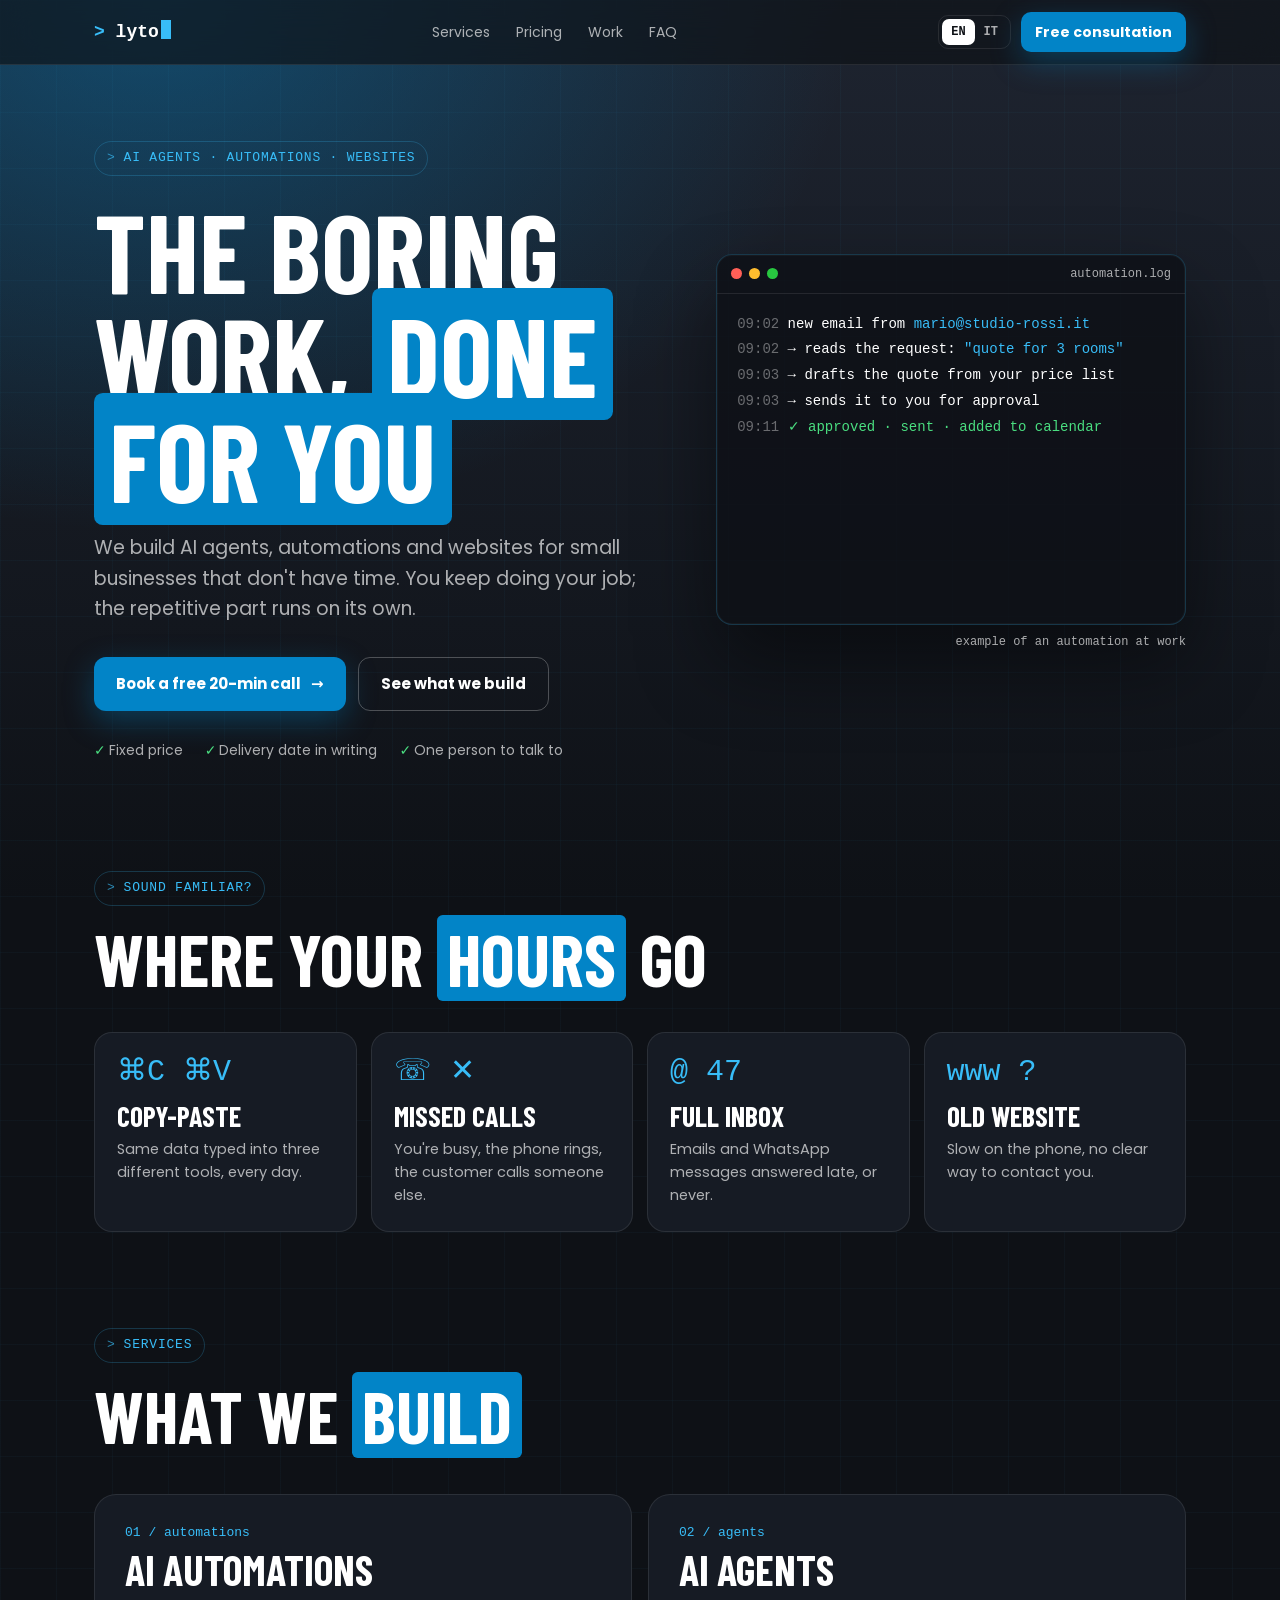
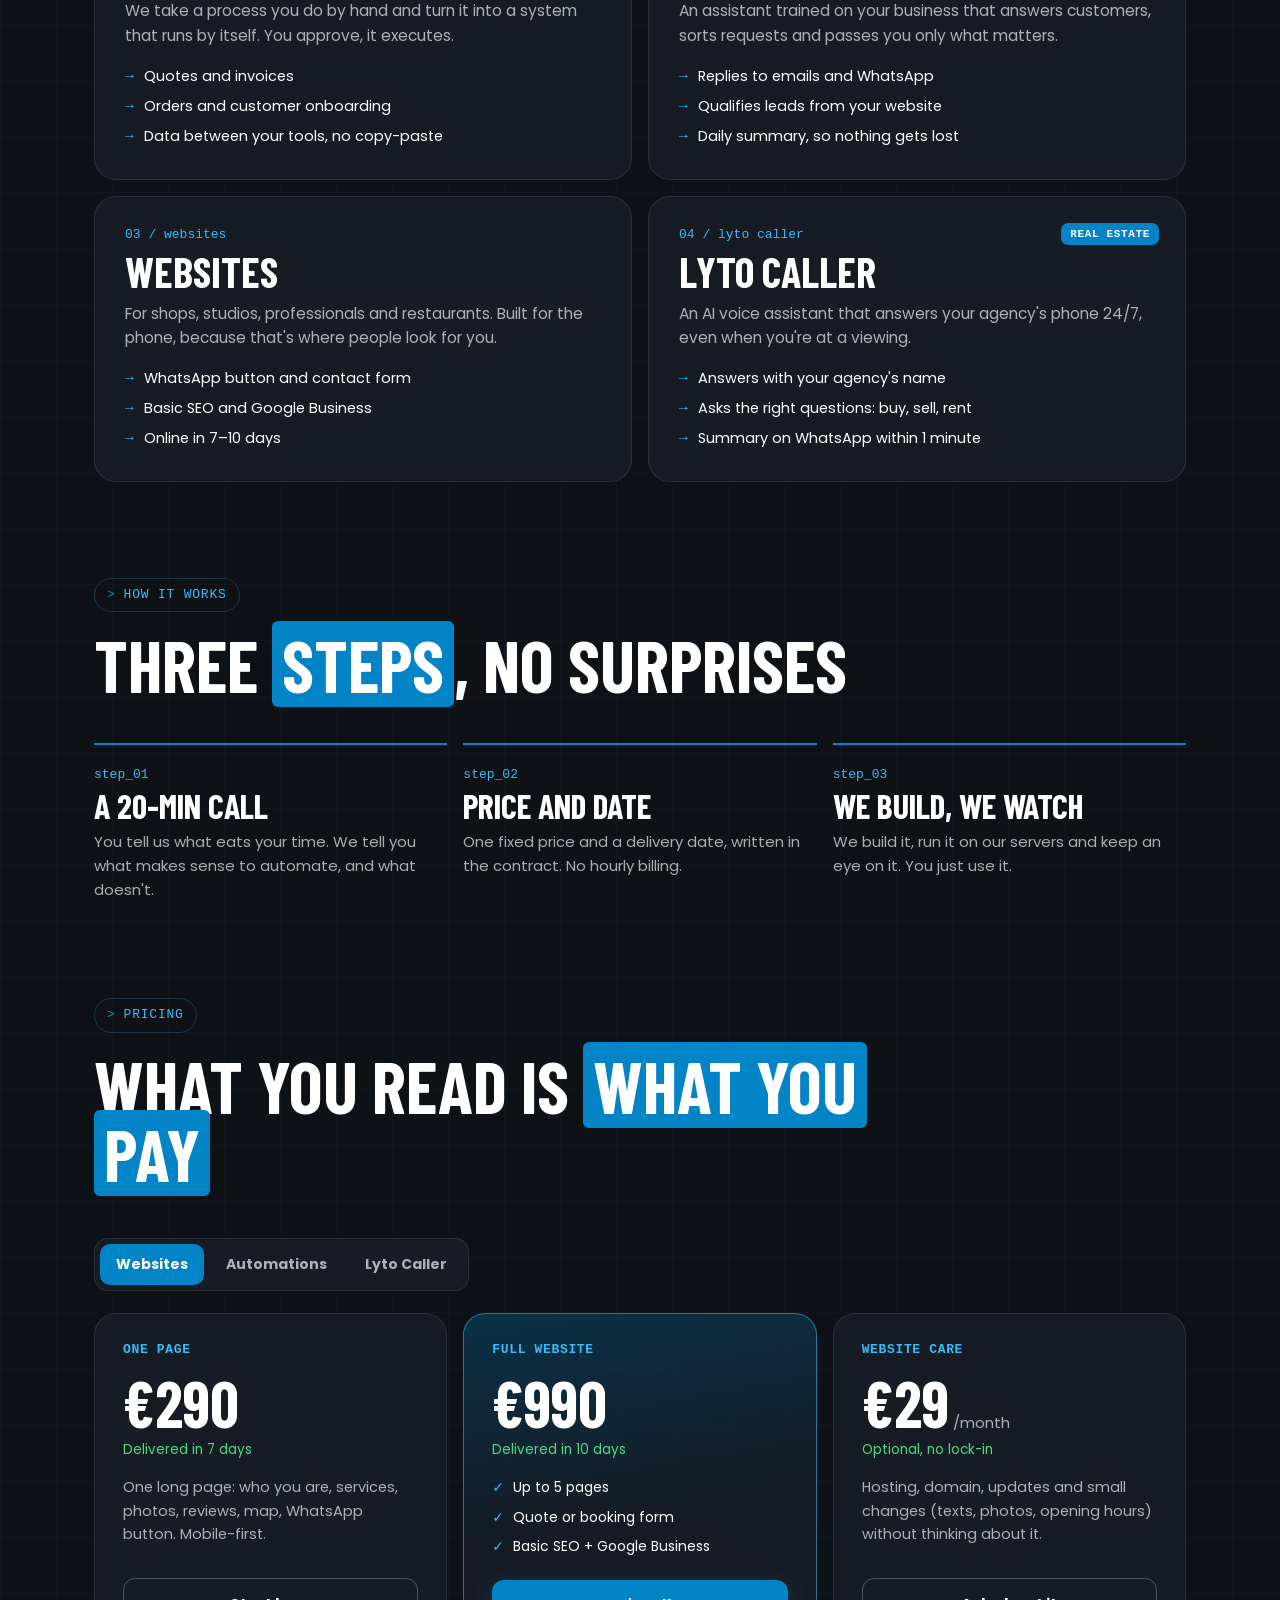
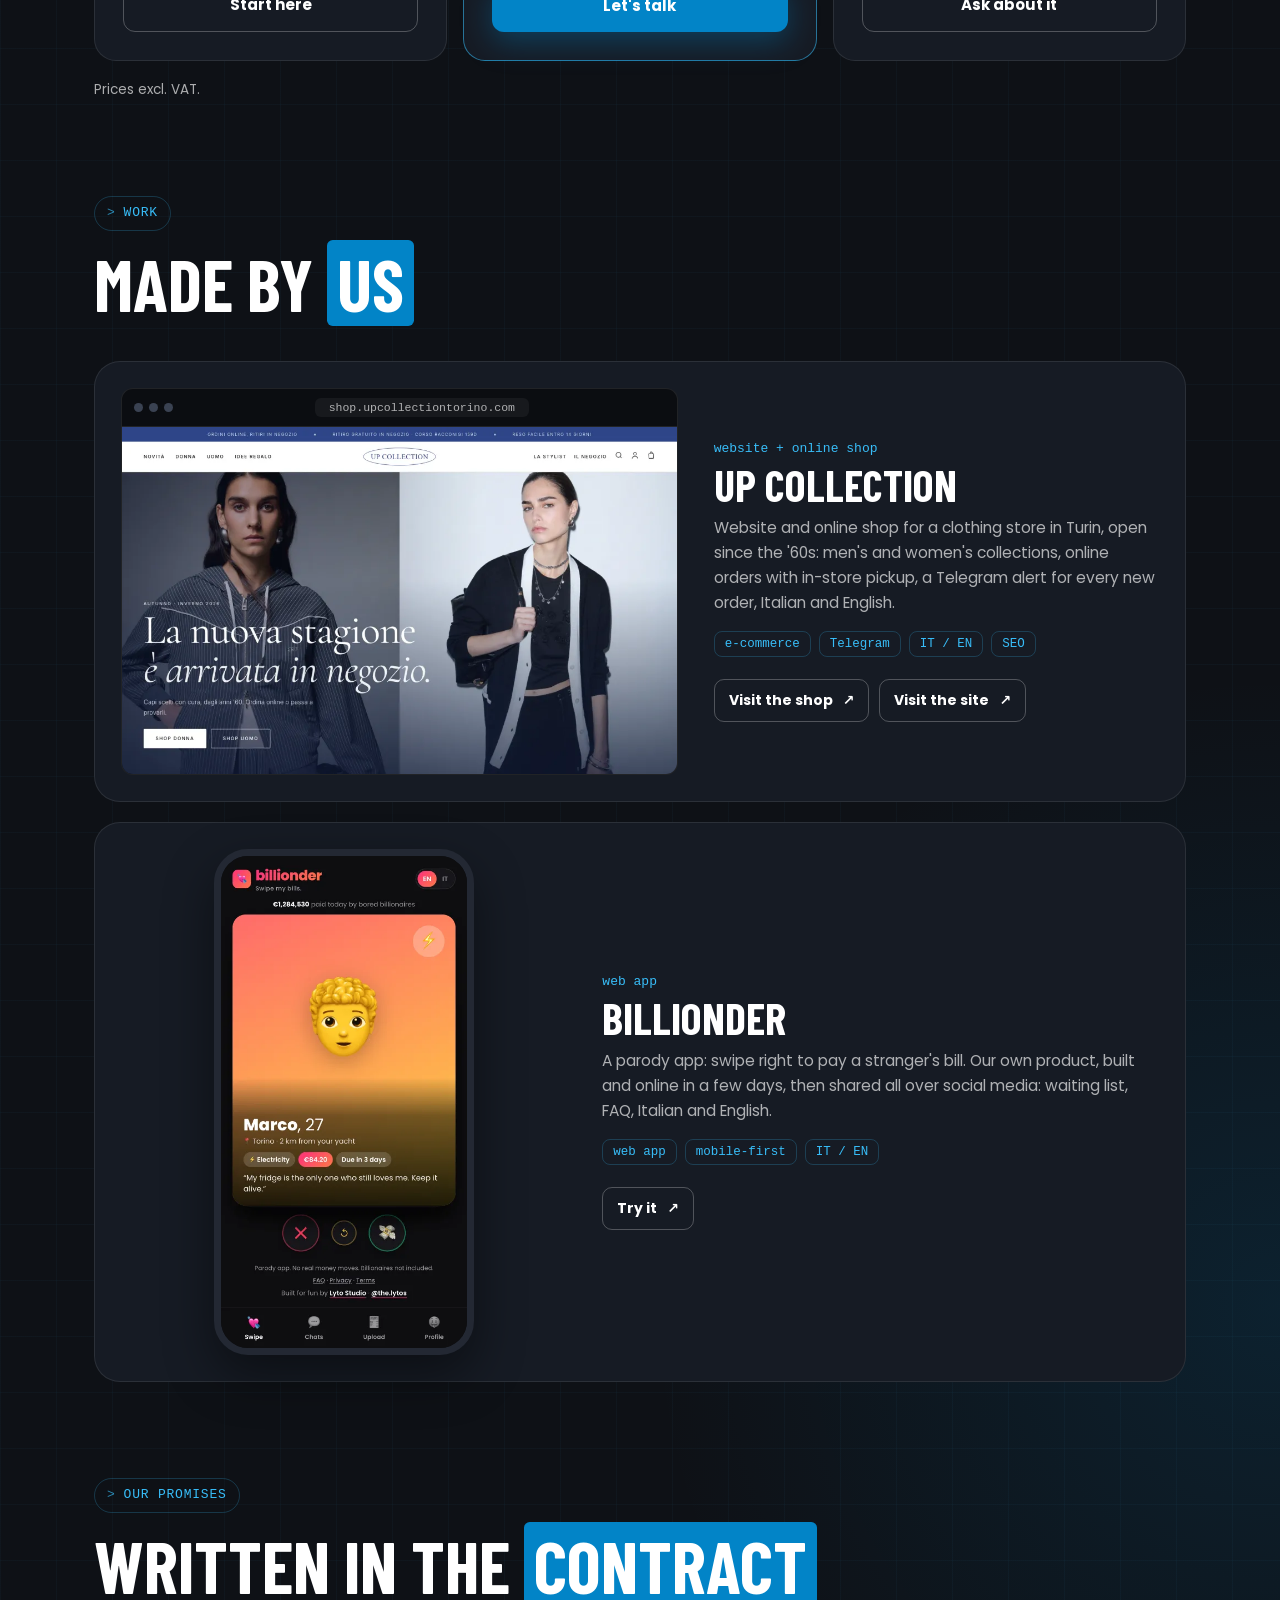
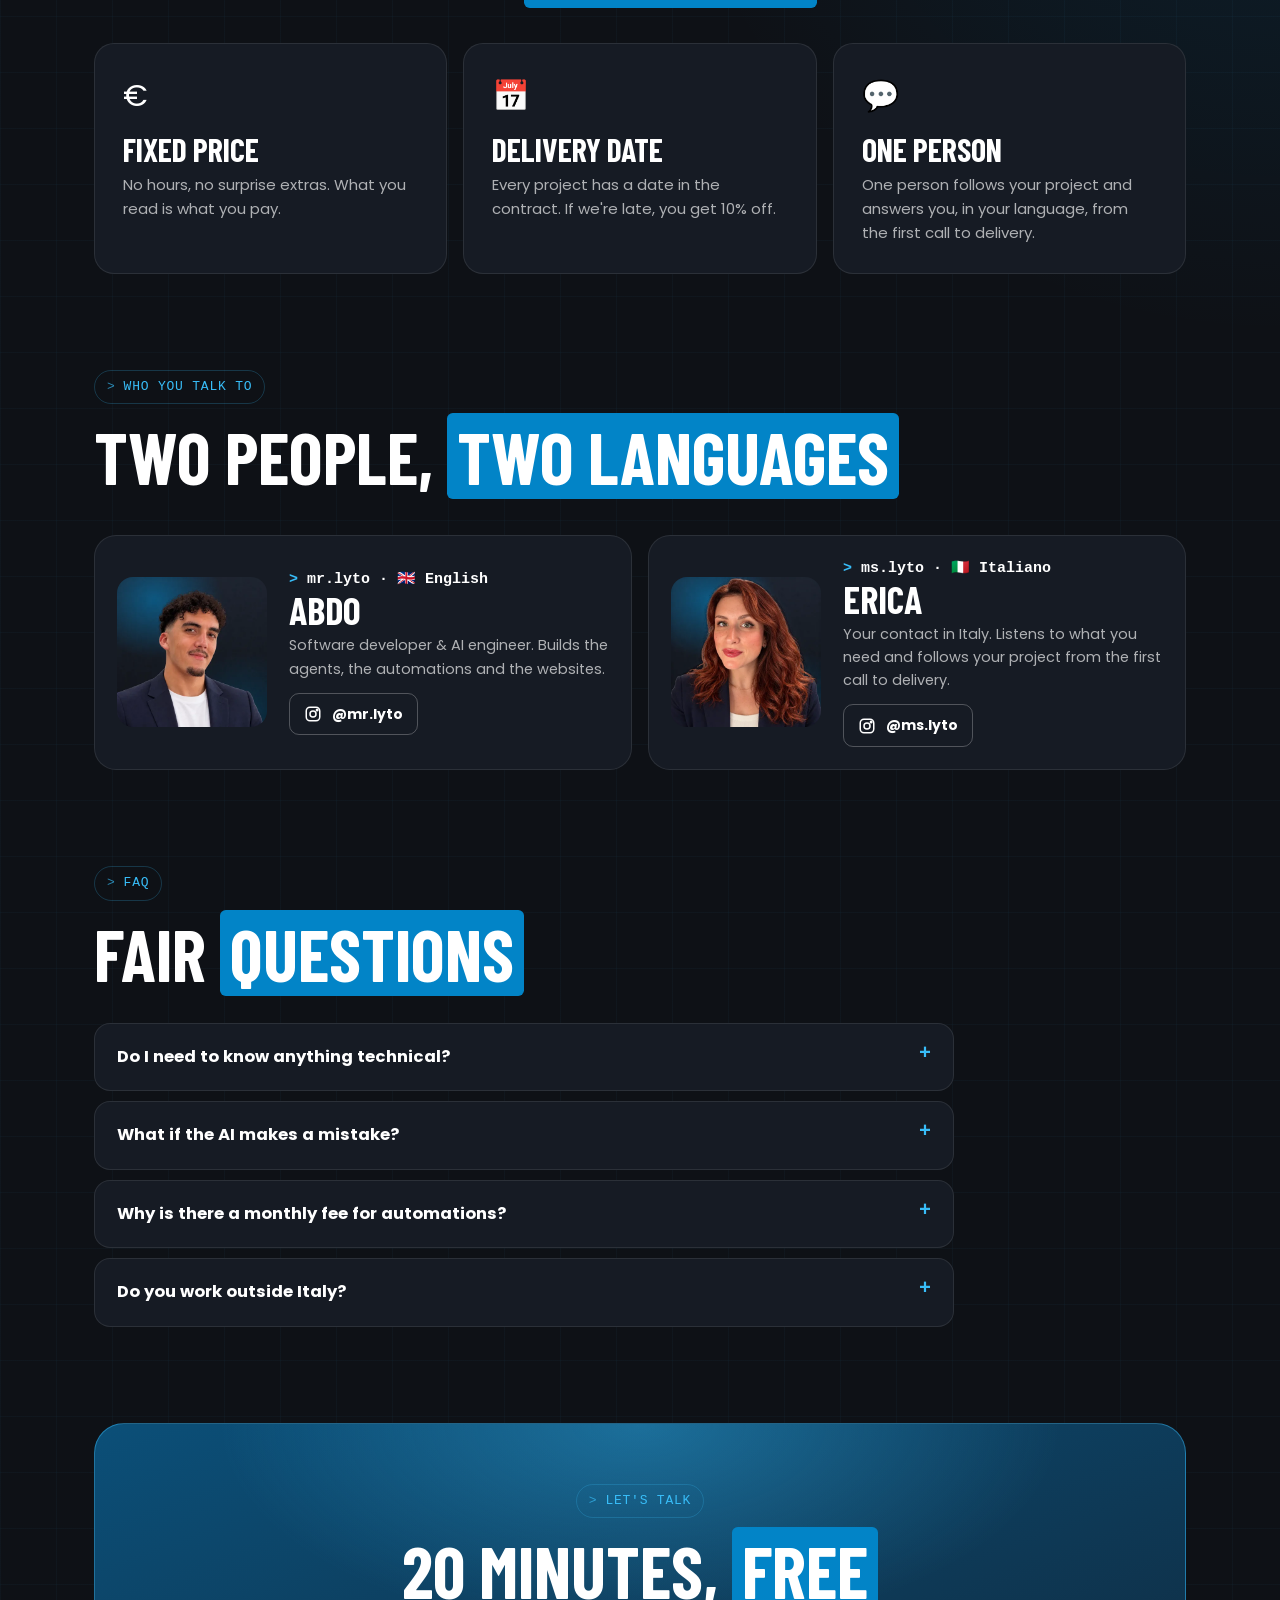
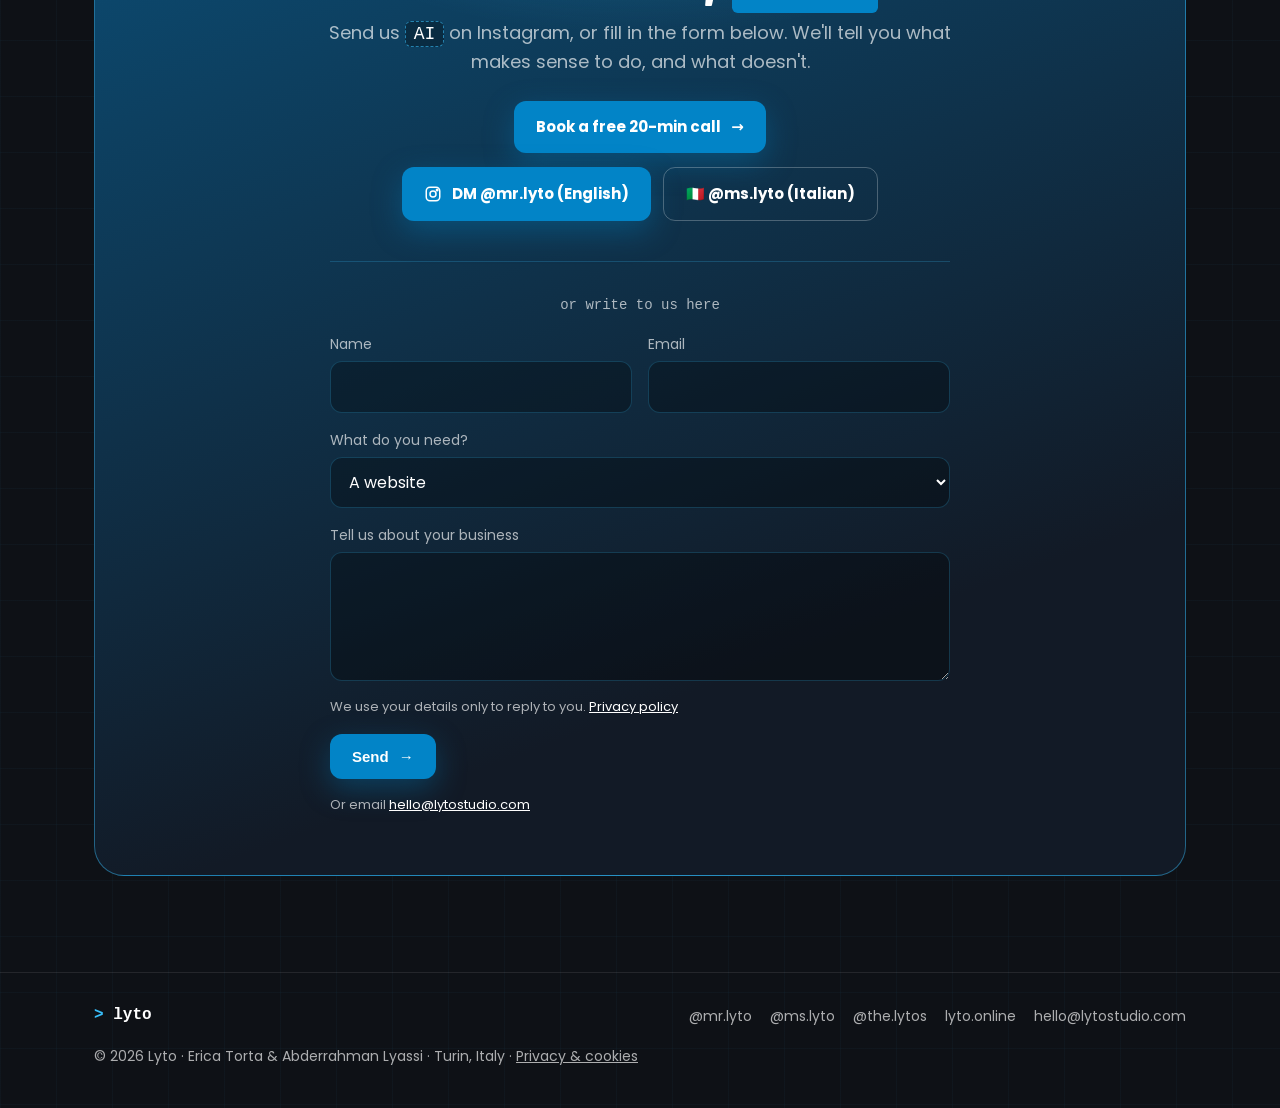
<file: index.html>
<!doctype html>
<html lang="en">
<head>
<meta charset="utf-8">
<meta name="viewport" content="width=device-width, initial-scale=1">
<title>Lyto Studio · AI automations &amp; websites for small business</title>
<meta name="description" content="AI agents, automations and websites for small businesses, from Turin. Fixed price, delivery date in writing, one person to talk to. Free 20-min call.">
<link rel="canonical" href="https://lytostudio.com/">
<link rel="alternate" hreflang="en" href="https://lytostudio.com/">
<link rel="alternate" hreflang="it" href="https://lytostudio.com/it">
<link rel="alternate" hreflang="x-default" href="https://lytostudio.com/">
<meta property="og:site_name" content="Lyto Studio">
<meta property="og:title" content="Lyto Studio · The boring work, done for you">
<meta property="og:description" content="AI agents, automations and websites for small businesses. Fixed price, delivery date in writing.">
<meta property="og:type" content="website">
<meta property="og:url" content="https://lytostudio.com/">
<meta property="og:image" content="https://lytostudio.com/assets/img/og-image.png">
<meta property="og:image:width" content="1200">
<meta property="og:image:height" content="630">
<meta property="og:image:alt" content="Lyto: the boring work, done for you. AI agents, automations, websites.">
<meta property="og:locale" content="en_GB">
<meta property="og:locale:alternate" content="it_IT">
<meta name="twitter:card" content="summary_large_image">
<meta name="twitter:image" content="https://lytostudio.com/assets/img/og-image.png">
<link rel="icon" href="favicon.svg" type="image/svg+xml">
<link rel="icon" href="favicon-32.png" sizes="32x32" type="image/png">
<link rel="apple-touch-icon" href="apple-touch-icon.png">
<link rel="manifest" href="site.webmanifest">
<script type="application/ld+json">
{
  "@context": "https://schema.org",
  "@type": "ProfessionalService",
  "name": "Lyto Studio",
  "alternateName": "Lyto",
  "url": "https://lytostudio.com/",
  "logo": "https://lytostudio.com/assets/img/icon-512.png",
  "image": "https://lytostudio.com/assets/img/og-image.png",
  "description": "AI agents, automations and websites for small businesses. Fixed price, delivery date in writing.",
  "email": "hello@lytostudio.com",
  "address": {"@type": "PostalAddress", "addressLocality": "Torino", "addressRegion": "TO", "addressCountry": "IT"},
  "areaServed": ["IT", "Europe"],
  "availableLanguage": ["en", "it"],
  "founder": [{"@type": "Person", "name": "Erica Torta"}, {"@type": "Person", "name": "Abderrahman Lyassi"}],
  "knowsAbout": ["AI agents", "Business automation", "Web design", "AI voice assistant for real estate agencies"],
  "sameAs": ["https://www.instagram.com/mr.lyto/", "https://www.instagram.com/ms.lyto/", "https://www.instagram.com/the.lytos/"]
}
</script>
<meta name="theme-color" content="#0E1116">
<link rel="preload" href="assets/fonts/din.woff2" as="font" type="font/woff2" crossorigin>
<style>
@font-face{font-family:'Poppins';font-weight:400;font-display:swap;src:url(assets/fonts/Poppins-Regular.ttf) format('truetype')}
@font-face{font-family:'Poppins';font-weight:500;font-display:swap;src:url(assets/fonts/Poppins-Medium.ttf) format('truetype')}
@font-face{font-family:'Poppins';font-weight:700;font-display:swap;src:url(assets/fonts/Poppins-Bold.ttf) format('truetype')}
@font-face{font-family:'Din';font-weight:700;font-display:swap;src:local('DIN Condensed Bold'),local('DINCondensed-Bold'),url(assets/fonts/din.woff2) format('woff2')}

:root{
  --bg1:#1E2430; --bg2:#0E1116; --card:#161B24; --card2:#1B2230;
  --fg:#FFFFFF; --mute:rgba(255,255,255,.66); --line:rgba(56,189,248,.22); --line2:rgba(255,255,255,.09);
  --acc:#38BDF8; --hl:#0284C7; --ok:#4ADE80;
  --mono:ui-monospace,'SF Mono',Menlo,Consolas,monospace;
}
*{margin:0;padding:0;box-sizing:border-box}
html{scroll-behavior:smooth}
body{font-family:'Poppins',system-ui,sans-serif;color:var(--fg);line-height:1.6;-webkit-font-smoothing:antialiased;
  overflow-x:hidden;background-color:var(--bg2);
  background:
    linear-gradient(rgba(56,189,248,.035) 1px,transparent 1px) 0 0/56px 56px,
    linear-gradient(90deg,rgba(56,189,248,.035) 1px,transparent 1px) 0 0/56px 56px,
    radial-gradient(1000px 760px at 12% 0%,rgba(2,132,199,.40),transparent 70%),
    radial-gradient(900px 900px at 100% 60%,rgba(2,132,199,.14),transparent 70%),
    linear-gradient(180deg,var(--bg1) 0,var(--bg2) 900px) var(--bg2)}
a{color:inherit;text-decoration:none}
img{display:block;max-width:100%;height:auto}

/* bilingual: EN by default, html.it shows Italian */
html:not(.it) .it, html.it .en{display:none}

.wrap{max-width:1140px;margin:0 auto;padding:0 24px}
section{padding:96px 0}
.kicker{font-family:var(--mono);font-size:13px;color:var(--acc);letter-spacing:.06em;text-transform:uppercase;
  display:inline-flex;align-items:center;gap:8px;border:1px solid var(--line);padding:6px 12px;border-radius:999px}
.kicker::before{content:'>';opacity:.7}
h1,h2,h3{font-family:'Din',Impact,sans-serif;font-weight:700;text-transform:uppercase;line-height:.95}
h2{font-size:clamp(42px,6.4vw,72px);margin:18px 0 16px;max-width:860px}
mark{background:var(--hl);color:#fff;padding:0 .14em;border-radius:.08em;-webkit-box-decoration-break:clone;box-decoration-break:clone}
.lead{color:var(--mute);font-size:18px;max-width:640px}

/* ---- buttons ---- */
.btn{display:inline-flex;align-items:center;gap:10px;font-weight:600;font-size:15px;border-radius:12px;
  padding:14px 22px;transition:transform .15s,background .15s,border-color .15s;white-space:nowrap;cursor:pointer}
.btn:hover{transform:translateY(-2px)}
.btn-blue{background:var(--hl);color:#fff;box-shadow:0 10px 30px rgba(2,132,199,.35)}
.btn-blue:hover{background:#0396e0}
.btn-ghost{border:1px solid rgba(255,255,255,.25)}
.btn-ghost:hover{border-color:var(--acc)}
.btn-sm{padding:9px 14px;font-size:14px;border-radius:10px}
.btn svg{width:18px;height:18px;flex:none}

/* ---- nav ---- */
nav{position:sticky;top:0;z-index:20;backdrop-filter:blur(18px);-webkit-backdrop-filter:blur(18px);
  background:rgba(14,17,22,.66);border-bottom:1px solid var(--line2)}
nav .wrap{display:flex;align-items:center;justify-content:space-between;height:64px;gap:14px}
.handle{font-family:var(--mono);font-size:18px;font-weight:600}
.handle .p{color:var(--acc)}
.cur{display:inline-block;width:.55em;height:1.05em;background:var(--acc);vertical-align:-.15em;margin-left:2px;
  animation:blink 1.1s steps(1) infinite}
@keyframes blink{50%{opacity:0}}
.menu{display:flex;gap:26px;font-size:14px;color:var(--mute)}
.menu a:hover{color:#fff}
.nav-r{display:flex;align-items:center;gap:10px}
.lang{display:flex;border:1px solid var(--line2);border-radius:10px;padding:3px}
.lang button{font:600 12px var(--mono);color:var(--mute);background:none;border:0;padding:6px 9px;border-radius:7px;cursor:pointer}
.lang button[aria-pressed="true"]{background:#fff;color:var(--bg2)}

/* ---- hero ---- */
.hero{padding:76px 0 90px}
.hero .wrap{display:grid;grid-template-columns:1.1fr .9fr;gap:48px;align-items:center}
.hero h1{font-size:clamp(58px,8.6vw,112px);margin:22px 0 22px}
.hero .lead{font-size:19px}
.ctas{display:flex;flex-wrap:wrap;gap:12px;margin-top:32px}
.trust{display:flex;flex-wrap:wrap;gap:8px 22px;margin-top:28px;font-size:14px;color:var(--mute)}
.trust span::before{content:'✓ ';color:var(--ok);font-weight:700}

/* terminal window */
.term{border-radius:16px;background:rgba(14,17,22,.82);border:1px solid var(--line);
  box-shadow:0 40px 80px rgba(0,0,0,.45),0 0 0 1px rgba(255,255,255,.03) inset;overflow:hidden}
.term .bar{display:flex;align-items:center;gap:7px;padding:12px 14px;border-bottom:1px solid var(--line2)}
.term .bar i{width:11px;height:11px;border-radius:50%;background:#3a4252}
.term .bar i:nth-child(1){background:#FF5F57}.term .bar i:nth-child(2){background:#FEBC2E}.term .bar i:nth-child(3){background:#28C840}
.term .bar span{margin-left:auto;font:12px var(--mono);color:var(--mute)}
.term pre{font:14px/1.85 var(--mono);padding:18px 20px 22px;white-space:pre-wrap;color:#cfd8e3;min-height:330px}
.term .t{color:rgba(255,255,255,.38)} .term .a{color:var(--acc)} .term .g{color:var(--ok)} .term .w{color:#fff}
.term-note{font:12px var(--mono);color:var(--mute);margin-top:10px;text-align:right}

/* ---- pains ---- */
.pains{display:grid;grid-template-columns:repeat(4,1fr);gap:14px;margin-top:40px}
.pain{border-radius:18px;padding:24px 22px;background:var(--card);border:1px solid var(--line2)}
.pain .h{font-family:var(--mono);font-size:30px;color:var(--acc);line-height:1}
.pain h3{font-size:28px;margin:16px 0 8px}
.pain p{color:var(--mute);font-size:14.5px}

/* ---- services ---- */
.svcs{display:grid;grid-template-columns:repeat(2,1fr);gap:16px;margin-top:44px}
.svc{position:relative;border-radius:22px;padding:30px;background:var(--card);border:1px solid var(--line2);
  transition:border-color .2s}
.svc:hover{border-color:var(--line)}
.svc .n{font:13px var(--mono);color:var(--acc)}
.svc h3{font-size:42px;margin:10px 0 10px}
.svc p{color:var(--mute);font-size:15.5px;margin-bottom:16px}
.svc ul{list-style:none;display:grid;gap:7px;font-size:14.5px}
.svc li{display:flex;gap:10px}
.svc li::before{content:'→';color:var(--acc);font-family:var(--mono)}
.svc .badge{position:absolute;top:26px;right:26px;font:600 11px var(--mono);letter-spacing:.06em;text-transform:uppercase;
  background:var(--hl);color:#fff;padding:5px 9px;border-radius:7px}

/* ---- steps ---- */
.steps{display:grid;grid-template-columns:repeat(3,1fr);gap:16px;margin-top:44px;counter-reset:s}
.step{border-top:2px solid var(--hl);padding-top:22px}
.step .k{font:13px var(--mono);color:var(--acc)}
.step h3{font-size:34px;margin:8px 0 8px}
.step p{color:var(--mute);font-size:15px}

/* ---- pricing ---- */
.tabs{display:inline-flex;gap:6px;margin-top:34px;padding:5px;border-radius:14px;background:var(--card);border:1px solid var(--line2);flex-wrap:wrap}
.tabs button{font:600 14px 'Poppins';color:var(--mute);background:none;border:0;border-radius:10px;padding:10px 16px;cursor:pointer}
.tabs button[aria-selected="true"]{background:var(--hl);color:#fff}
.plans{display:none;grid-template-columns:repeat(3,1fr);gap:16px;margin-top:22px}
.plans.on{display:grid}
.plan{border-radius:22px;padding:28px;background:var(--card);border:1px solid var(--line2);display:flex;flex-direction:column}
.plan.hot{border-color:rgba(56,189,248,.55);background:linear-gradient(170deg,rgba(2,132,199,.28),var(--card) 60%)}
.plan .nm{font:600 13px var(--mono);color:var(--acc);text-transform:uppercase;letter-spacing:.05em}
.plan .pr{font-family:'Din';font-size:64px;line-height:1;margin:14px 0 4px}
.plan .pr small{font-family:'Poppins';font-size:15px;color:var(--mute);font-weight:400;margin-left:4px}
.plan .when{font-size:13.5px;color:var(--ok);margin-bottom:16px}
.plan p{color:var(--mute);font-size:14.5px;margin-bottom:14px}
.plan ul{list-style:none;display:grid;gap:7px;font-size:14px;margin-bottom:22px}
.plan li{display:flex;gap:9px}
.plan li::before{content:'✓';color:var(--acc);font-weight:700}
.plan .btn{margin-top:auto;justify-content:center}
.price-note{margin-top:18px;font-size:13.5px;color:var(--mute)}

/* ---- work ---- */
.work{display:grid;grid-template-columns:1.25fr 1fr;gap:36px;align-items:center;margin-top:44px;
  border-radius:26px;padding:26px;background:var(--card);border:1px solid var(--line2)}
.browser{border-radius:12px;overflow:hidden;border:1px solid var(--line2);background:#0b0d11}
.browser .bar{display:flex;align-items:center;gap:6px;padding:9px 12px;border-bottom:1px solid var(--line2)}
.browser .bar i{width:9px;height:9px;border-radius:50%;background:#3a4252}
.browser .bar span{margin:0 auto;font:11.5px var(--mono);color:var(--mute);background:rgba(255,255,255,.05);
  padding:3px 14px;border-radius:6px}
.work h3{font-size:44px;margin:8px 0 10px}
.work p{color:var(--mute);font-size:15.5px;margin-bottom:16px}
.chips{display:flex;flex-wrap:wrap;gap:8px;margin-bottom:22px}
.chips span{font:12.5px var(--mono);border:1px solid var(--line);color:var(--acc);padding:5px 10px;border-radius:8px}
.ctas-sm{display:flex;flex-wrap:wrap;gap:10px}
.work + .work{margin-top:20px}
.work-app{grid-template-columns:1fr 1.25fr}
.phone{width:min(260px,100%);margin:0 auto;border-radius:34px;border:7px solid #232833;overflow:hidden;background:#0b0d11;
  box-shadow:0 20px 50px rgba(0,0,0,.45)}
.phone img{display:block;width:100%;height:auto}

/* ---- promises ---- */
.proms{display:grid;grid-template-columns:repeat(3,1fr);gap:16px;margin-top:44px}
.prom{border-radius:20px;padding:28px;background:var(--card);border:1px solid var(--line2)}
.prom .ic{font-size:30px}
.prom h3{font-size:32px;margin:14px 0 8px}
.prom p{color:var(--mute);font-size:15px}

/* ---- team ---- */
.team{display:grid;grid-template-columns:1fr 1fr;gap:16px;margin-top:44px}
.mate{display:grid;grid-template-columns:150px 1fr;gap:22px;align-items:center;border-radius:22px;padding:22px;
  background:var(--card);border:1px solid var(--line2)}
.mate img{width:150px;height:150px;border-radius:16px;object-fit:cover}
.mate .hd{font:600 15px var(--mono)} .mate .hd b{color:var(--acc);font-weight:600}
.mate h3{font-size:38px;margin:4px 0 6px}
.mate p{color:var(--mute);font-size:14.5px;margin-bottom:12px}

/* ---- faq ---- */
.faq{margin-top:36px;display:grid;gap:10px;max-width:860px}
details{border-radius:16px;background:var(--card);border:1px solid var(--line2);padding:0 22px}
summary{cursor:pointer;list-style:none;padding:20px 0;font-weight:600;font-size:16.5px;display:flex;justify-content:space-between;gap:16px}
summary::-webkit-details-marker{display:none}
summary::after{content:'+';font-family:var(--mono);color:var(--acc);font-size:20px;line-height:1}
details[open] summary::after{content:'−'}
details p{color:var(--mute);padding:0 0 20px;font-size:15.5px;max-width:740px}

/* ---- final cta ---- */
.final{border-radius:30px;padding:60px 40px;text-align:center;
  background:radial-gradient(600px 300px at 50% 0%,rgba(56,189,248,.35),transparent 70%),linear-gradient(160deg,#0B4F78,#121a26 75%);
  border:1px solid rgba(56,189,248,.45)}
.final h2{margin:18px auto 14px}
.final .lead{margin:0 auto}
.final .ctas{justify-content:center}
.final .book-row{margin-top:24px}
.final .book-row+.ctas{margin-top:14px}
.dm{font-family:var(--mono);background:rgba(0,0,0,.3);border:1px dashed rgba(56,189,248,.6);padding:2px 8px;border-radius:6px;color:#fff}

.cform{max-width:620px;margin:40px auto 0;text-align:left;display:grid;gap:16px;border-top:1px solid var(--line);padding-top:32px}
.cform .or{text-align:center;font-family:var(--mono);color:var(--mute);font-size:14px}
.cform .row{display:grid;grid-template-columns:1fr 1fr;gap:16px}
.cform label{display:grid;gap:6px;font-size:14px;color:var(--mute)}
.cform input,.cform select,.cform textarea{font:inherit;font-size:16px;color:#fff;background:rgba(0,0,0,.3);border:1px solid var(--line);border-radius:12px;padding:12px 14px;width:100%}
.cform input:focus,.cform select:focus,.cform textarea:focus{outline:2px solid var(--acc);outline-offset:1px}
.cform select option{background:var(--card)}
.cform .btn{justify-self:start;border:0;cursor:pointer}
.cform .fine{font-size:13px;color:var(--mute)}
.cform .fine a{color:#fff;text-decoration:underline}
.cform .fmsg:empty{display:none}
.cform .fmsg{font-family:var(--mono);font-size:14px;color:var(--ok)}
.cform .fmsg.err{color:#FCA5A5}
.cform .fmsg a{color:#fff;text-decoration:underline}
.hp{position:absolute;left:-9999px;width:1px;height:1px;opacity:0}
footer{border-top:1px solid var(--line2);padding:30px 0 42px;color:var(--mute);font-size:14px}
footer .wrap{display:flex;justify-content:space-between;gap:16px;flex-wrap:wrap;align-items:center}
footer .links{display:flex;gap:18px;flex-wrap:wrap}
footer a:hover{color:#fff}
footer .legal-f a{text-decoration:underline}

.rv{opacity:0;transform:translateY(18px);transition:opacity .6s,transform .6s}
.rv.in{opacity:1;transform:none}
@media (prefers-reduced-motion:reduce){.rv{opacity:1;transform:none;transition:none}.cur{animation:none}html{scroll-behavior:auto}}

@media (max-width:1000px){
  .menu{display:none}
  .hero .wrap{grid-template-columns:1fr}
  .pains{grid-template-columns:repeat(2,1fr)}
  .plans.on,.proms{grid-template-columns:1fr}
  .work,.work-app,.team{grid-template-columns:1fr}
}
@media (max-width:720px){
  section{padding:68px 0}
  .wrap{padding:0 16px}
  .hero{padding:44px 0 64px}
  .svcs,.steps{grid-template-columns:1fr}
  .pains{grid-template-columns:1fr}
  .term pre{font-size:12.5px;min-height:0}
  .svc,.plan,.prom{padding:24px 20px}
  .svc .badge{position:static;display:inline-block;margin-bottom:10px}
  .mate{grid-template-columns:96px 1fr;gap:16px;padding:18px}
  .mate img{width:96px;height:96px}
  .mate h3{font-size:32px}
  .final{padding:44px 20px}
  .cform .row{grid-template-columns:1fr}
  .nav-cta{display:none}
  .tabs{display:flex;width:100%}
  .tabs button{flex:1;padding:10px 8px}
  .work{padding:16px}
}
</style>
</head>
<body>

<svg width="0" height="0" style="position:absolute" aria-hidden="true">
  <symbol id="i-ig" viewBox="0 0 24 24" fill="none" stroke="currentColor" stroke-width="2"><rect x="3" y="3" width="18" height="18" rx="5"/><circle cx="12" cy="12" r="4"/><circle cx="17.5" cy="6.5" r="1" fill="currentColor"/></symbol>
</svg>

<nav>
  <div class="wrap">
    <a href="#" class="handle" aria-label="Lyto"><span class="p">&gt;</span> lyto<span class="cur"></span></a>
    <div class="menu">
      <a href="#services"><span class="en">Services</span><span class="it">Servizi</span></a>
      <a href="#pricing"><span class="en">Pricing</span><span class="it">Prezzi</span></a>
      <a href="#work"><span class="en">Work</span><span class="it">Lavori</span></a>
      <a href="#faq">FAQ</a>
    </div>
    <div class="nav-r">
      <div class="lang" role="group" aria-label="Language">
        <button type="button" data-lang="en" aria-pressed="true">EN</button>
        <button type="button" data-lang="it" aria-pressed="false">IT</button>
      </div>
      <a class="btn btn-blue btn-sm nav-cta" href="#contact" data-book><span class="en">Free consultation</span><span class="it">Consulenza gratuita</span></a>
    </div>
  </div>
</nav>

<header class="hero">
  <div class="wrap">
    <div>
      <span class="kicker"><span class="en">AI agents · Automations · Websites</span><span class="it">Agenti AI · Automazioni · Siti</span></span>
      <h1 class="en">The boring work, <mark>done for you</mark></h1>
      <h1 class="it">Il lavoro noioso, <mark>lo fa l'AI</mark></h1>
      <p class="lead en">We build AI agents, automations and websites for small businesses that don't have time. You keep doing your job; the repetitive part runs on its own.</p>
      <p class="lead it">Costruiamo agenti AI, automazioni e siti per chi ha un'attività e non ha tempo. Tu continui a fare il tuo lavoro; la parte ripetitiva va da sola.</p>
      <div class="ctas">
        <a class="btn btn-blue" href="#contact" data-book><span class="en">Book a free 20-min call</span><span class="it">Prenota 20 minuti gratis</span> →</a>
        <a class="btn btn-ghost" href="#services"><span class="en">See what we build</span><span class="it">Cosa costruiamo</span></a>
      </div>
      <div class="trust">
        <span class="en">Fixed price</span><span class="it">Prezzo fisso</span>
        <span class="en">Delivery date in writing</span><span class="it">Data di consegna scritta</span>
        <span class="en">One person to talk to</span><span class="it">Un solo referente</span>
      </div>
    </div>
    <div>
      <div class="term" aria-hidden="true">
        <div class="bar"><i></i><i></i><i></i><span>automation.log</span></div>
<pre class="en" id="log-en"></pre>
<pre class="it" id="log-it"></pre>
      </div>
      <p class="term-note en">example of an automation at work</p>
      <p class="term-note it">esempio di un'automazione al lavoro</p>
    </div>
  </div>
</header>

<section id="pains" style="padding-top:20px">
  <div class="wrap">
    <span class="kicker"><span class="en">Sound familiar?</span><span class="it">Ti suona familiare?</span></span>
    <h2 class="en">Where your <mark>hours</mark> go</h2>
    <h2 class="it">Dove finiscono le tue <mark>ore</mark></h2>
    <div class="pains">
      <div class="pain rv"><div class="h">⌘C ⌘V</div>
        <h3 class="en">Copy-paste</h3><h3 class="it">Copia-incolla</h3>
        <p class="en">Same data typed into three different tools, every day.</p>
        <p class="it">Gli stessi dati scritti in tre programmi diversi, ogni giorno.</p></div>
      <div class="pain rv"><div class="h">☏ ✕</div>
        <h3 class="en">Missed calls</h3><h3 class="it">Chiamate perse</h3>
        <p class="en">You're busy, the phone rings, the customer calls someone else.</p>
        <p class="it">Sei impegnato, il telefono squilla, il cliente chiama un altro.</p></div>
      <div class="pain rv"><div class="h">@ 47</div>
        <h3 class="en">Full inbox</h3><h3 class="it">Inbox piena</h3>
        <p class="en">Emails and WhatsApp messages answered late, or never.</p>
        <p class="it">Email e messaggi WhatsApp a cui rispondi tardi, o mai.</p></div>
      <div class="pain rv"><div class="h">www ?</div>
        <h3 class="en">Old website</h3><h3 class="it">Sito vecchio</h3>
        <p class="en">Slow on the phone, no clear way to contact you.</p>
        <p class="it">Lento dal telefono, nessun modo chiaro per contattarti.</p></div>
    </div>
  </div>
</section>

<section id="services" style="padding-top:0">
  <div class="wrap">
    <span class="kicker"><span class="en">Services</span><span class="it">Servizi</span></span>
    <h2 class="en">What we <mark>build</mark></h2>
    <h2 class="it">Cosa <mark>costruiamo</mark></h2>
    <div class="svcs">
      <div class="svc rv">
        <div class="n">01 / automations</div>
        <h3 class="en">AI automations</h3><h3 class="it">Automazioni AI</h3>
        <p class="en">We take a process you do by hand and turn it into a system that runs by itself. You approve, it executes.</p>
        <p class="it">Prendiamo un processo che oggi fai a mano e lo trasformiamo in un sistema che va da solo. Tu approvi, lui esegue.</p>
        <ul>
          <li class="en">Quotes and invoices</li><li class="it">Preventivi e fatture</li>
          <li class="en">Orders and customer onboarding</li><li class="it">Ordini e onboarding clienti</li>
          <li class="en">Data between your tools, no copy-paste</li><li class="it">Dati tra i tuoi programmi, senza copia-incolla</li>
        </ul>
      </div>
      <div class="svc rv">
        <div class="n">02 / agents</div>
        <h3 class="en">AI agents</h3><h3 class="it">Agenti AI</h3>
        <p class="en">An assistant trained on your business that answers customers, sorts requests and passes you only what matters.</p>
        <p class="it">Un assistente che conosce la tua attività: risponde ai clienti, smista le richieste e ti passa solo quello che conta.</p>
        <ul>
          <li class="en">Replies to emails and WhatsApp</li><li class="it">Risposte a email e WhatsApp</li>
          <li class="en">Qualifies leads from your website</li><li class="it">Qualifica i contatti dal sito</li>
          <li class="en">Daily summary, so nothing gets lost</li><li class="it">Riepilogo giornaliero, così niente si perde</li>
        </ul>
      </div>
      <div class="svc rv">
        <div class="n">03 / websites</div>
        <h3 class="en">Websites</h3><h3 class="it">Siti web</h3>
        <p class="en">For shops, studios, professionals and restaurants. Built for the phone, because that's where people look for you.</p>
        <p class="it">Per negozi, studi, professionisti e ristoranti. Pensati per il telefono, perché è lì che ti cercano.</p>
        <ul>
          <li class="en">WhatsApp button and contact form</li><li class="it">Bottone WhatsApp e modulo contatti</li>
          <li class="en">Basic SEO and Google Business</li><li class="it">SEO base e Google Business</li>
          <li class="en">Online in 7–10 days</li><li class="it">Online in 7–10 giorni</li>
        </ul>
      </div>
      <div class="svc rv">
        <span class="badge en">Real estate</span><span class="badge it">Immobiliari</span>
        <div class="n">04 / lyto caller</div>
        <h3>Lyto Caller</h3>
        <p class="en">An AI voice assistant that answers your agency's phone 24/7, even when you're at a viewing.</p>
        <p class="it">L'assistente vocale AI che risponde al telefono dell'agenzia 24 ore su 24, anche quando sei in visita.</p>
        <ul>
          <li class="en">Answers with your agency's name</li><li class="it">Risponde col nome dell'agenzia</li>
          <li class="en">Asks the right questions: buy, sell, rent</li><li class="it">Fa le domande giuste: compra, vende, affitta</li>
          <li class="en">Summary on WhatsApp within 1 minute</li><li class="it">Riepilogo su WhatsApp entro 1 minuto</li>
        </ul>
      </div>
    </div>
  </div>
</section>

<section id="how" style="padding-top:0">
  <div class="wrap">
    <span class="kicker"><span class="en">How it works</span><span class="it">Come funziona</span></span>
    <h2 class="en">Three <mark>steps</mark>, no surprises</h2>
    <h2 class="it">Tre <mark>passi</mark>, nessuna sorpresa</h2>
    <div class="steps">
      <div class="step rv"><div class="k">step_01</div>
        <h3 class="en">A 20-min call</h3><h3 class="it">20 minuti al telefono</h3>
        <p class="en">You tell us what eats your time. We tell you what makes sense to automate, and what doesn't.</p>
        <p class="it">Ci racconti cosa ti fa perdere tempo. Ti diciamo cosa ha senso automatizzare e cosa no.</p></div>
      <div class="step rv"><div class="k">step_02</div>
        <h3 class="en">Price and date</h3><h3 class="it">Prezzo e data</h3>
        <p class="en">One fixed price and a delivery date, written in the contract. No hourly billing.</p>
        <p class="it">Un prezzo fisso e una data di consegna, scritti nel contratto. Niente ore da pagare.</p></div>
      <div class="step rv"><div class="k">step_03</div>
        <h3 class="en">We build, we watch</h3><h3 class="it">Costruiamo, controlliamo</h3>
        <p class="en">We build it, run it on our servers and keep an eye on it. You just use it.</p>
        <p class="it">Lo costruiamo, gira sui nostri server e lo teniamo d'occhio noi. Tu lo usi e basta.</p></div>
    </div>
  </div>
</section>

<section id="pricing" style="padding-top:0">
  <div class="wrap">
    <span class="kicker"><span class="en">Pricing</span><span class="it">Prezzi</span></span>
    <h2 class="en">What you read is <mark>what you pay</mark></h2>
    <h2 class="it">Quello che leggi è <mark>quello che paghi</mark></h2>
    <div class="tabs" role="tablist">
      <button type="button" role="tab" data-tab="web" aria-selected="true"><span class="en">Websites</span><span class="it">Siti</span></button>
      <button type="button" role="tab" data-tab="auto" aria-selected="false"><span class="en">Automations</span><span class="it">Automazioni</span></button>
      <button type="button" role="tab" data-tab="caller" aria-selected="false">Lyto Caller</button>
    </div>

    <div class="plans on" data-panel="web">
      <div class="plan">
        <div class="nm">One page</div>
        <div class="pr">€290</div>
        <div class="when en">Delivered in 7 days</div><div class="when it">Consegna in 7 giorni</div>
        <p class="en">One long page: who you are, services, photos, reviews, map, WhatsApp button. Mobile-first.</p>
        <p class="it">Una pagina lunga: chi sei, servizi, foto, recensioni, mappa, bottone WhatsApp. Pensata per il telefono.</p>
        <a class="btn btn-ghost" href="#contact"><span class="en">Start here</span><span class="it">Parti da qui</span></a>
      </div>
      <div class="plan hot">
        <div class="nm en">Full website</div><div class="nm it">Sito completo</div>
        <div class="pr">€990</div>
        <div class="when en">Delivered in 10 days</div><div class="when it">Consegna in 10 giorni</div>
        <ul>
          <li class="en">Up to 5 pages</li><li class="it">Fino a 5 pagine</li>
          <li class="en">Quote or booking form</li><li class="it">Modulo preventivi o prenotazioni</li>
          <li class="en">Basic SEO + Google Business</li><li class="it">SEO base + Google Business</li>
        </ul>
        <a class="btn btn-blue" href="#contact"><span class="en">Let's talk</span><span class="it">Parliamone</span></a>
      </div>
      <div class="plan">
        <div class="nm en">Website care</div><div class="nm it">Cura del sito</div>
        <div class="pr">€29<small>/<span class="en">month</span><span class="it">mese</span></small></div>
        <div class="when en">Optional, no lock-in</div><div class="when it">Opzionale, senza vincolo</div>
        <p class="en">Hosting, domain, updates and small changes (texts, photos, opening hours) without thinking about it.</p>
        <p class="it">Hosting, dominio, aggiornamenti e piccole modifiche (testi, foto, orari) senza pensarci più.</p>
        <a class="btn btn-ghost" href="#contact"><span class="en">Ask about it</span><span class="it">Chiedi info</span></a>
      </div>
    </div>

    <div class="plans" data-panel="auto">
      <div class="plan hot">
        <div class="nm en">Automation system</div><div class="nm it">Sistema di automazione</div>
        <div class="pr">€1,490</div>
        <div class="when en">Ready in 2 weeks</div><div class="when it">Pronto in 2 settimane</div>
        <p class="en">One manual, repetitive process (quotes, email and WhatsApp replies, orders, onboarding) turned into an AI system that works by itself.</p>
        <p class="it">Un processo manuale e ripetitivo (preventivi, risposte a email e WhatsApp, ordini, onboarding) trasformato in un sistema AI che lavora da solo.</p>
        <a class="btn btn-blue" href="#contact"><span class="en">Let's talk</span><span class="it">Parliamone</span></a>
      </div>
      <div class="plan">
        <div class="nm en">Management</div><div class="nm it">Gestione</div>
        <div class="pr">€79<small>/<span class="en">month</span><span class="it">mese</span></small></div>
        <div class="when en">First month included</div><div class="when it">Primo mese incluso</div>
        <p class="en">Servers, AI costs, monitoring and adjustments, for each active system.</p>
        <p class="it">Server, costi AI, monitoraggio e aggiustamenti, per ogni sistema attivo.</p>
        <a class="btn btn-ghost" href="#contact"><span class="en">Ask about it</span><span class="it">Chiedi info</span></a>
      </div>
      <div class="plan">
        <div class="nm en">Not sure?</div><div class="nm it">Non sai da dove partire?</div>
        <div class="pr">€0</div>
        <div class="when en">20-minute call</div><div class="when it">Chiamata di 20 minuti</div>
        <p class="en">We look at your day together and tell you which automation would save you the most hours.</p>
        <p class="it">Guardiamo insieme la tua giornata e ti diciamo quale automazione ti farebbe risparmiare più ore.</p>
        <a class="btn btn-ghost" href="#contact" data-book><span class="en">Book the call</span><span class="it">Prenota la chiamata</span></a>
      </div>
    </div>

    <div class="plans" data-panel="caller">
      <div class="plan hot">
        <div class="nm">Lyto Caller</div>
        <div class="pr">€149<small>/<span class="en">month</span><span class="it">mese</span></small></div>
        <div class="when en">Free setup · live in 48h</div><div class="when it">Setup gratuito · attivo in 48h</div>
        <ul>
          <li class="en">300 minutes/month (about 150 calls), then €0.30/min</li><li class="it">300 minuti al mese (circa 150 chiamate), poi 0,30 €/min</li>
          <li class="en">Calendar, listings, transcripts</li><li class="it">Calendario, annunci, trascrizioni</li>
          <li class="en">More offices and numbers included</li><li class="it">Più sedi e più numeri inclusi</li>
          <li class="en">No lock-in, cancel anytime</li><li class="it">Nessun vincolo, cancelli quando vuoi</li>
        </ul>
        <a class="btn btn-blue" href="#contact" data-book><span class="en">Ask for a demo</span><span class="it">Chiedi una demo</span></a>
      </div>
      <div class="plan">
        <div class="nm en">Yearly</div><div class="nm it">Annuale</div>
        <div class="pr">10<small><span class="en">months instead of 12</span><span class="it">mesi invece di 12</span></small></div>
        <div class="when en">Two months free</div><div class="when it">Due mesi gratis</div>
        <p class="en">Monthly invoice, no advance payment.</p>
        <p class="it">Fattura mensile, nessun anticipo.</p>
        <a class="btn btn-ghost" href="#contact"><span class="en">Ask about it</span><span class="it">Chiedi info</span></a>
      </div>
      <div class="plan">
        <div class="nm en">How it starts</div><div class="nm it">Come si parte</div>
        <div class="pr">48h</div>
        <div class="when en">Day 1 → Day 2</div><div class="when it">Giorno 1 → giorno 2</div>
        <p class="en">Day 1: send us your listings and opening hours. Day 2: turn on call forwarding. From then on, it answers.</p>
        <p class="it">Giorno 1: ci mandi annunci e orari. Giorno 2: attivi la deviazione di chiamata. Da lì in poi risponde lui.</p>
      </div>
    </div>
    <p class="price-note en">Prices excl. VAT.</p>
    <p class="price-note it">Prezzi IVA esclusa.</p>
  </div>
</section>

<section id="work" style="padding-top:0">
  <div class="wrap">
    <span class="kicker"><span class="en">Work</span><span class="it">Lavori</span></span>
    <h2 class="en">Made by <mark>us</mark></h2>
    <h2 class="it">Fatto da <mark>noi</mark></h2>
    <div class="work rv">
      <div class="browser">
        <div class="bar"><i></i><i></i><i></i><span>shop.upcollectiontorino.com</span></div>
        <img src="assets/img/work-upcollection-shop.webp" width="1000" height="625" loading="lazy" alt="Up Collection online shop, home page">
      </div>
      <div>
        <div class="n" style="font:13px var(--mono);color:var(--acc)">website + online shop</div>
        <h3>Up Collection</h3>
        <p class="en">Website and online shop for a clothing store in Turin, open since the '60s: men's and women's collections, online orders with in-store pickup, a Telegram alert for every new order, Italian and English.</p>
        <p class="it">Sito e negozio online per un negozio di abbigliamento a Torino, aperto dagli anni '60: collezioni uomo e donna, ordini online con ritiro in negozio, avviso su Telegram a ogni nuovo ordine, italiano e inglese.</p>
        <div class="chips"><span>e-commerce</span><span>Telegram</span><span>IT / EN</span><span>SEO</span></div>
        <div class="ctas-sm">
          <a class="btn btn-ghost btn-sm" href="https://shop.upcollectiontorino.com" target="_blank" rel="noopener"><span class="en">Visit the shop</span><span class="it">Vedi lo shop</span> ↗</a>
          <a class="btn btn-ghost btn-sm" href="https://upcollectiontorino.com" target="_blank" rel="noopener"><span class="en">Visit the site</span><span class="it">Vedi il sito</span> ↗</a>
        </div>
      </div>
    </div>
    <div class="work work-app rv">
      <div class="phone"><img src="assets/img/work-billionder.webp" width="450" height="900" loading="lazy" alt="Billionder app, swipe screen"></div>
      <div>
        <div class="n" style="font:13px var(--mono);color:var(--acc)">web app</div>
        <h3>Billionder</h3>
        <p class="en">A parody app: swipe right to pay a stranger's bill. Our own product, built and online in a few days, then shared all over social media: waiting list, FAQ, Italian and English.</p>
        <p class="it">Un'app parodia: swipe a destra per pagare la bolletta di uno sconosciuto. Un prodotto nostro, costruito e messo online in pochi giorni, poi condiviso sui social: lista d'attesa, FAQ, italiano e inglese.</p>
        <div class="chips"><span>web app</span><span>mobile-first</span><span>IT / EN</span></div>
        <a class="btn btn-ghost btn-sm" href="https://billionder.pages.dev" target="_blank" rel="noopener"><span class="en">Try it</span><span class="it">Provala</span> ↗</a>
      </div>
    </div>
  </div>
</section>

<section id="promises" style="padding-top:0">
  <div class="wrap">
    <span class="kicker"><span class="en">Our promises</span><span class="it">Le nostre promesse</span></span>
    <h2 class="en">Written in the <mark>contract</mark></h2>
    <h2 class="it">Scritte nel <mark>contratto</mark></h2>
    <div class="proms">
      <div class="prom rv"><div class="ic">€</div>
        <h3 class="en">Fixed price</h3><h3 class="it">Prezzo fisso</h3>
        <p class="en">No hours, no surprise extras. What you read is what you pay.</p>
        <p class="it">Niente ore, niente extra a sorpresa. Quello che leggi è quello che paghi.</p></div>
      <div class="prom rv"><div class="ic">📅</div>
        <h3 class="en">Delivery date</h3><h3 class="it">Data di consegna</h3>
        <p class="en">Every project has a date in the contract. If we're late, you get 10% off.</p>
        <p class="it">Ogni progetto ha una data scritta nel contratto. Se sforiamo noi, sconto del 10%.</p></div>
      <div class="prom rv"><div class="ic">💬</div>
        <h3 class="en">One person</h3><h3 class="it">Un solo referente</h3>
        <p class="en">One person follows your project and answers you, in your language, from the first call to delivery.</p>
        <p class="it">Una sola persona segue il tuo progetto e ti risponde, in italiano, dalla prima chiamata alla consegna.</p></div>
    </div>
  </div>
</section>

<section id="team" style="padding-top:0">
  <div class="wrap">
    <span class="kicker"><span class="en">Who you talk to</span><span class="it">Con chi parli</span></span>
    <h2 class="en">Two people, <mark>two languages</mark></h2>
    <h2 class="it">Tu parli con <mark>Erica</mark></h2>
    <div class="team">
      <div class="mate rv">
        <img src="assets/img/abdo.webp?v=2" width="480" height="480" alt="Abdo Lyassi" loading="lazy">
        <div>
          <div class="hd"><b>&gt;</b> mr.lyto · 🇬🇧 English</div>
          <h3>Abdo</h3>
          <p class="en">Software developer &amp; AI engineer. Builds the agents, the automations and the websites.</p>
          <p class="it">Sviluppatore e AI engineer. Lavora dietro le quinte: costruisce gli agenti, le automazioni e i siti. Con i clienti italiani parli con Erica, lui parla inglese.</p>
          <a class="btn btn-ghost btn-sm" href="https://ig.me/m/mr.lyto" target="_blank" rel="noopener"><svg><use href="#i-ig"/></svg>@mr.lyto</a>
        </div>
      </div>
      <div class="mate rv">
        <img src="assets/img/erica.webp?v=3" width="480" height="480" alt="Erica Torta" loading="lazy">
        <div>
          <div class="hd"><b>&gt;</b> ms.lyto · 🇮🇹 Italiano</div>
          <h3>Erica</h3>
          <p class="en">Your contact in Italy. Listens to what you need and follows your project from the first call to delivery.</p>
          <p class="it">La tua referente, in italiano. Ascolta cosa ti serve, ti fa il preventivo e segue il progetto dalla prima chiamata alla consegna. Le domande tecniche le gira ad Abdo: tu non devi farlo.</p>
          <a class="btn btn-ghost btn-sm" href="https://ig.me/m/ms.lyto" target="_blank" rel="noopener"><svg><use href="#i-ig"/></svg>@ms.lyto</a>
        </div>
      </div>
    </div>
  </div>
</section>

<section id="faq" style="padding-top:0">
  <div class="wrap">
    <span class="kicker">FAQ</span>
    <h2 class="en">Fair <mark>questions</mark></h2>
    <h2 class="it">Domande <mark>giuste</mark></h2>
    <div class="faq">
      <details>
        <summary><span class="en">Do I need to know anything technical?</span><span class="it">Devo sapere qualcosa di tecnico?</span></summary>
        <p class="en">No. You explain how you work today; we take care of the rest and show you how to use it.</p>
        <p class="it">No. Tu ci spieghi come lavori oggi; al resto pensiamo noi, e ti mostriamo come usarlo.</p>
      </details>
      <details>
        <summary><span class="en">What if the AI makes a mistake?</span><span class="it">E se l'AI sbaglia?</span></summary>
        <p class="en">For anything important, you approve before it goes out. We monitor every system and adjust it when needed.</p>
        <p class="it">Per le cose importanti approvi tu prima che parta. Controlliamo ogni sistema e lo aggiustiamo quando serve.</p>
      </details>
      <details>
        <summary><span class="en">Why is there a monthly fee for automations?</span><span class="it">Perché c'è un costo mensile per le automazioni?</span></summary>
        <p class="en">It covers the servers, the AI costs and our monitoring. The system keeps running and we keep watching it, so you don't have to.</p>
        <p class="it">Copre i server, i costi dell'AI e il nostro controllo. Il sistema continua a girare e lo teniamo d'occhio noi, così tu non devi.</p>
      </details>
      <details>
        <summary><span class="en">Do you work outside Italy?</span><span class="it">Lavorate anche fuori dall'Italia?</span></summary>
        <p class="en">Yes. Everything is remote: Abdo works in English, Erica in Italian.</p>
        <p class="it">Sì. Lavoriamo tutto da remoto: Abdo in inglese, Erica in italiano.</p>
      </details>
    </div>
  </div>
</section>

<section id="contact" style="padding-top:0">
  <div class="wrap">
    <div class="final rv">
      <span class="kicker"><span class="en">Let's talk</span><span class="it">Parliamone</span></span>
      <h2 class="en">20 minutes, <mark>free</mark></h2>
      <h2 class="it">20 minuti, <mark>gratis</mark></h2>
      <p class="lead en">Send us <span class="dm">AI</span> on Instagram, or fill in the form below. We'll tell you what makes sense to do, and what doesn't.</p>
      <p class="lead it">Scrivici <span class="dm">AI</span> su Instagram, oppure compila il modulo qui sotto. Ti diciamo cosa ha senso fare e cosa no.</p>
      <div class="ctas book-row" hidden>
        <a class="btn btn-blue" href="#contact" data-book><span class="en">Book a free 20-min call</span><span class="it">Prenota 20 minuti gratis</span> →</a>
      </div>
      <div class="ctas">
        <a class="btn btn-blue en" href="https://ig.me/m/mr.lyto" target="_blank" rel="noopener"><svg><use href="#i-ig"/></svg>DM @mr.lyto (English)</a>
        <a class="btn btn-ghost en" href="https://ig.me/m/ms.lyto" target="_blank" rel="noopener">🇮🇹 @ms.lyto (Italian)</a>
        <a class="btn btn-blue it" href="https://ig.me/m/ms.lyto" target="_blank" rel="noopener"><svg><use href="#i-ig"/></svg>Scrivi a @ms.lyto</a>
        <a class="btn btn-ghost it" href="https://ig.me/m/mr.lyto" target="_blank" rel="noopener">🇬🇧 @mr.lyto (inglese)</a>
      </div>

      <form class="cform" id="cform" novalidate>
        <p class="or"><span class="en">or write to us here</span><span class="it">oppure scrivici qui</span></p>
        <div class="row">
          <label><span class="en">Name</span><span class="it">Nome</span>
            <input name="name" required autocomplete="name"></label>
          <label>Email
            <input name="email" type="email" required autocomplete="email"></label>
        </div>
        <label><span class="en">What do you need?</span><span class="it">Cosa ti serve?</span>
          <select name="topic">
            <option value="website" data-en="A website" data-it="Un sito web">A website</option>
            <option value="automation" data-en="An automation" data-it="Un'automazione">An automation</option>
            <option value="agent" data-en="An AI agent" data-it="Un agente AI">An AI agent</option>
            <option value="caller" data-en="Lyto Caller (real estate)" data-it="Lyto Caller (agenzie immobiliari)">Lyto Caller (real estate)</option>
            <option value="unsure" data-en="Not sure yet" data-it="Non lo so ancora">Not sure yet</option>
          </select></label>
        <label><span class="en">Tell us about your business</span><span class="it">Raccontaci della tua attività</span>
          <textarea name="message" rows="4" required></textarea></label>
        <input type="text" name="_gotcha" tabindex="-1" autocomplete="off" class="hp" aria-hidden="true">
        <p class="fine en">We use your details only to reply to you. <a href="privacy.html">Privacy policy</a></p>
        <p class="fine it">Usiamo i tuoi dati solo per risponderti. <a href="privacy.html">Informativa privacy</a></p>
        <button class="btn btn-blue" type="submit"><span class="en">Send</span><span class="it">Invia</span> →</button>
        <p class="fmsg" id="fmsg" role="status"></p>
        <p class="fine"><span class="en">Or email</span><span class="it">Oppure scrivi a</span> <a href="mailto:hello@lytostudio.com">hello@lytostudio.com</a></p>
      </form>
    </div>
  </div>
</section>

<footer>
  <div class="wrap">
    <span class="handle" style="font-size:16px;color:#fff"><span class="p">&gt;</span> lyto</span>
    <div class="links">
      <a href="https://www.instagram.com/mr.lyto/" target="_blank" rel="noopener">@mr.lyto</a>
      <a href="https://www.instagram.com/ms.lyto/" target="_blank" rel="noopener">@ms.lyto</a>
      <a href="https://www.instagram.com/the.lytos/" target="_blank" rel="noopener">@the.lytos</a>
      <a href="https://lyto.online" target="_blank" rel="noopener">lyto.online</a>
      <a href="mailto:hello@lytostudio.com">hello@lytostudio.com</a>
    </div>
    <span class="legal-f">© <span id="y">2026</span> Lyto · Erica Torta &amp; Abderrahman Lyassi · <span class="en">Turin, Italy</span><span class="it">Torino</span> · <a href="privacy.html">Privacy &amp; cookie<span class="en">s</span></a></span>
  </div>
</footer>

<script>
(function(){
  var root = document.documentElement;
  function setLang(l, save){
    root.classList.toggle('it', l === 'it');
    root.lang = l;
    document.title = l === 'it' ? 'Lyto Studio · Automazioni AI e siti per piccole attività' : 'Lyto Studio · AI automations & websites for small business';
    document.querySelector('meta[name="description"]').content = l === 'it'
      ? 'Agenti AI, automazioni e siti per piccole attività, da Torino. Prezzo fisso, data di consegna scritta, un solo referente. Prima chiamata di 20 minuti gratis.'
      : 'AI agents, automations and websites for small businesses, from Turin. Fixed price, delivery date in writing, one person to talk to. Free 20-min call.';
    document.querySelector('link[rel="canonical"]').href = l === 'it' ? 'https://lytostudio.com/it' : 'https://lytostudio.com/';
    document.querySelectorAll('.lang button').forEach(function(b){ b.setAttribute('aria-pressed', b.dataset.lang === l); });
    document.querySelectorAll('option[data-en]').forEach(function(o){ o.textContent = o.dataset[l]; });
    if (save) { try { localStorage.setItem('lyto-lang', l); } catch(e){} }
  }
  // ?lang= in the link (or the /it page) > saved choice > browser language
  var q = new URLSearchParams(location.search).get('lang') || (/^\/it\/?$/.test(location.pathname) ? 'it' : null), saved = null;
  try { saved = localStorage.getItem('lyto-lang'); } catch(e){}
  var nav = (navigator.language || '').toLowerCase().indexOf('it') === 0 ? 'it' : 'en';
  setLang(q === 'it' || q === 'en' ? q : (saved || nav), false);
  document.querySelectorAll('.lang button').forEach(function(b){
    b.addEventListener('click', function(){ setLang(b.dataset.lang, true); });
  });

  // booking: Cal.com popup, loaded only on the first click (no third-party requests before that)
  var CAL_LINK = 'lyto-studio/20min'; // e.g. 'lyto/20min' from cal.com/lyto/20min; empty = buttons scroll to #contact
  if (CAL_LINK) {
    document.querySelector('.book-row').hidden = false;
    var calReady = false;
    function openCal(){
      if (!calReady) {
        (function (C, A, L) { var p = function (a, ar) { a.q.push(ar); }; var d = C.document; C.Cal = C.Cal || function () { var cal = C.Cal; var ar = arguments; if (!cal.loaded) { cal.ns = {}; cal.q = cal.q || []; d.head.appendChild(d.createElement('script')).src = A; cal.loaded = true; } if (ar[0] === L) { var api = function () { p(api, arguments); }; var namespace = ar[1]; api.q = api.q || []; if (typeof namespace === 'string') { cal.ns[namespace] = cal.ns[namespace] || api; p(cal.ns[namespace], ar); p(cal, ['initNamespace', namespace]); } else p(cal, ar); return; } p(cal, ar); }; })(window, 'https://app.cal.com/embed/embed.js', 'init');
        Cal('init', 'call', { origin: 'https://cal.com' });
        Cal.ns.call('ui', { theme: 'dark', cssVarsPerTheme: { dark: { 'cal-brand': '#0284C7' } }, layout: 'month_view' });
        calReady = true;
      }
      Cal.ns.call('modal', { calLink: CAL_LINK, config: { layout: 'month_view', theme: 'dark' } });
    }
    document.querySelectorAll('[data-book]').forEach(function(b){
      b.addEventListener('click', function(e){ e.preventDefault(); openCal(); });
    });
  }

  // contact form: sent by FormSubmit to MAIL (the very first message sends an activation email
  // to hello@ that has to be confirmed once); if it fails, show the message ready to copy + mailto
  var FORM_ENDPOINT = 'https://formsubmit.co/ajax/hello@lytostudio.com'; // empty = opens the mail app
  var MAIL = 'hello@lytostudio.com';
  var form = document.getElementById('cform'), msg = document.getElementById('fmsg');
  function t(en, it){ return root.classList.contains('it') ? it : en; }
  form.addEventListener('submit', function(e){
    e.preventDefault();
    msg.className = 'fmsg';
    if (!form.checkValidity()) { msg.classList.add('err'); msg.textContent = t('Please fill in name, a valid email and a few words about your business.', 'Compila nome, un\'email valida e due righe sulla tua attività.'); return; }
    if (form._gotcha.value) return;
    var d = new FormData(form), topic = form.topic.options[form.topic.selectedIndex].text;
    d.set('topic', topic); d.set('lang', root.lang); d.delete('_gotcha');
    d.set('_subject', 'Lyto · ' + topic + ' · ' + d.get('name')); d.set('_template', 'table'); d.set('_captcha', 'false');
    var body = d.get('message') + '\n\n— ' + d.get('name') + ' · ' + d.get('email');
    var mailto = 'mailto:' + MAIL + '?subject=' + encodeURIComponent('Lyto · ' + topic) + '&body=' + encodeURIComponent(body);
    if (!FORM_ENDPOINT) { location.href = mailto; return; }
    var btn = form.querySelector('button'); btn.disabled = true;
    fetch(FORM_ENDPOINT, { method: 'POST', body: d, headers: { Accept: 'application/json' } })
      .then(function(r){ return r.json(); })
      .then(function(j){ if (String(j.success) !== 'true') throw j; form.reset(); msg.textContent = t('✓ Sent. We\'ll get back to you within 24 hours.', '✓ Inviato. Ti rispondiamo entro 24 ore.'); })
      .catch(function(){
        // nothing is lost: the message stays in the form and one tap opens it in the mail app
        msg.classList.add('err');
        msg.innerHTML = t('The form didn\'t go through. <a href="">Send it by email</a> (it\'s already written) or write to ', 'Il modulo non è partito. <a href="">Mandalo via email</a> (è già scritto) oppure scrivi a ') + MAIL;
        msg.querySelector('a').href = mailto;
      })
      .then(function(){ btn.disabled = false; });
  });

  // pricing tabs
  document.querySelectorAll('.tabs button').forEach(function(t){
    t.addEventListener('click', function(){
      document.querySelectorAll('.tabs button').forEach(function(x){ x.setAttribute('aria-selected', x === t); });
      document.querySelectorAll('.plans').forEach(function(p){ p.classList.toggle('on', p.dataset.panel === t.dataset.tab); });
    });
  });

  // terminal: an example automation, typed line by line
  var logs = {
    en: [
      ['t','09:02'],['w',' new email from '],['a','mario@studio-rossi.it'],['n',''],
      ['t','09:02'],['w',' → reads the request: '],['a','"quote for 3 rooms"'],['n',''],
      ['t','09:03'],['w',' → drafts the quote from your price list'],['n',''],
      ['t','09:03'],['w',' → sends it to you for approval'],['n',''],
      ['t','09:11'],['g',' ✓ approved · sent · added to calendar'],['n',''],['n',''],
      ['t','today '],['a','14 requests handled · ~3h saved'],['n','']
    ],
    it: [
      ['t','09:02'],['w',' nuova email da '],['a','mario@studio-rossi.it'],['n',''],
      ['t','09:02'],['w',' → legge la richiesta: '],['a','"preventivo 3 stanze"'],['n',''],
      ['t','09:03'],['w',' → prepara il preventivo dal tuo listino'],['n',''],
      ['t','09:03'],['w',' → te lo manda da approvare'],['n',''],
      ['t','09:11'],['g',' ✓ approvato · inviato · messo in agenda'],['n',''],['n',''],
      ['t','oggi  '],['a','14 richieste gestite · ~3h risparmiate'],['n','']
    ]
  };
  var reduce = window.matchMedia('(prefers-reduced-motion: reduce)').matches;
  Object.keys(logs).forEach(function(l){
    var pre = document.getElementById('log-' + l), parts = logs[l], i = 0;
    function add(){
      if (i >= parts.length) return;
      var p = parts[i++];
      if (p[0] === 'n') pre.appendChild(document.createTextNode('\n'));
      else { var s = document.createElement('span'); s.className = p[0]; s.textContent = p[1]; pre.appendChild(s); }
      if (reduce) add(); else setTimeout(add, p[0] === 'n' ? 380 : 60);
    }
    add();
  });

  var els = document.querySelectorAll('.rv');
  if ('IntersectionObserver' in window) {
    var io = new IntersectionObserver(function(es){
      es.forEach(function(e){ if (e.isIntersecting) { e.target.classList.add('in'); io.unobserve(e.target); } });
    }, {rootMargin: '0px 0px -8% 0px'});
    els.forEach(function(el){ io.observe(el); });
  } else { els.forEach(function(el){ el.classList.add('in'); }); }

  document.getElementById('y').textContent = new Date().getFullYear();
})();
</script>
</body>
</html>
</file>
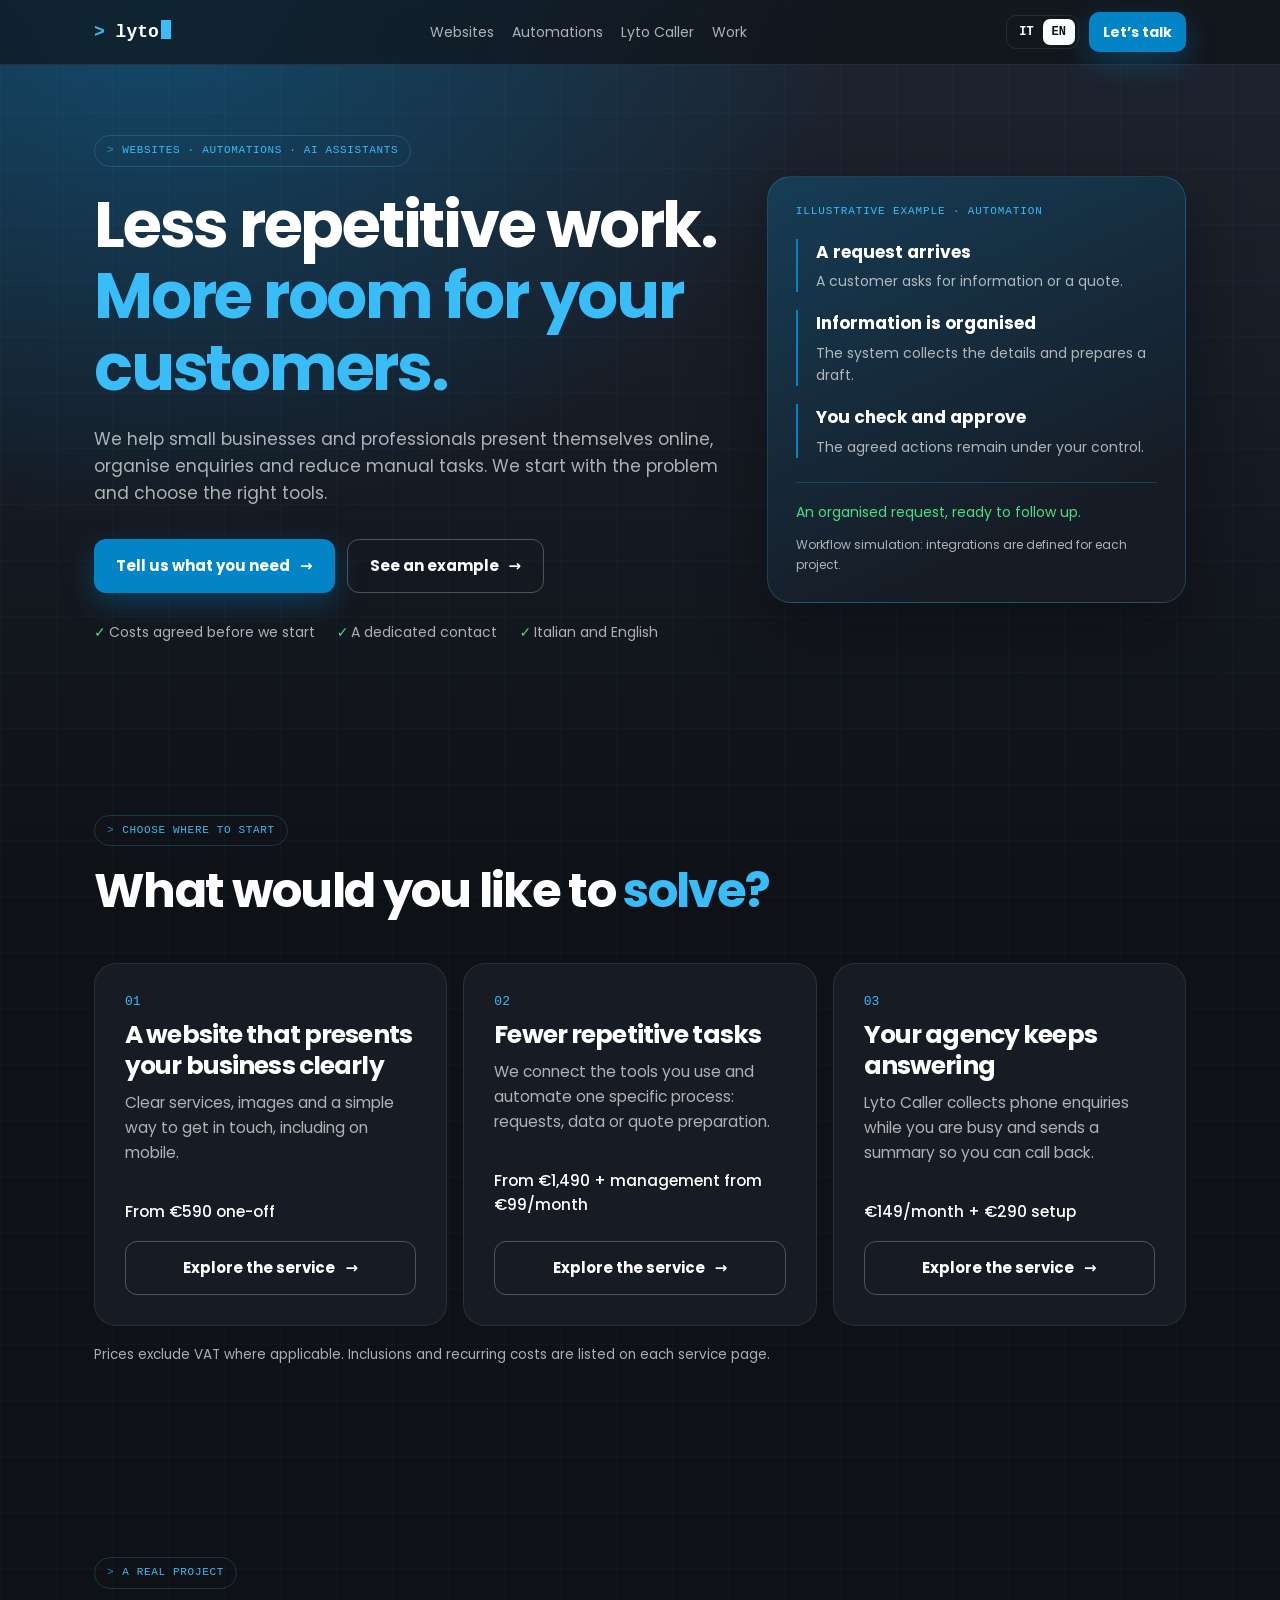
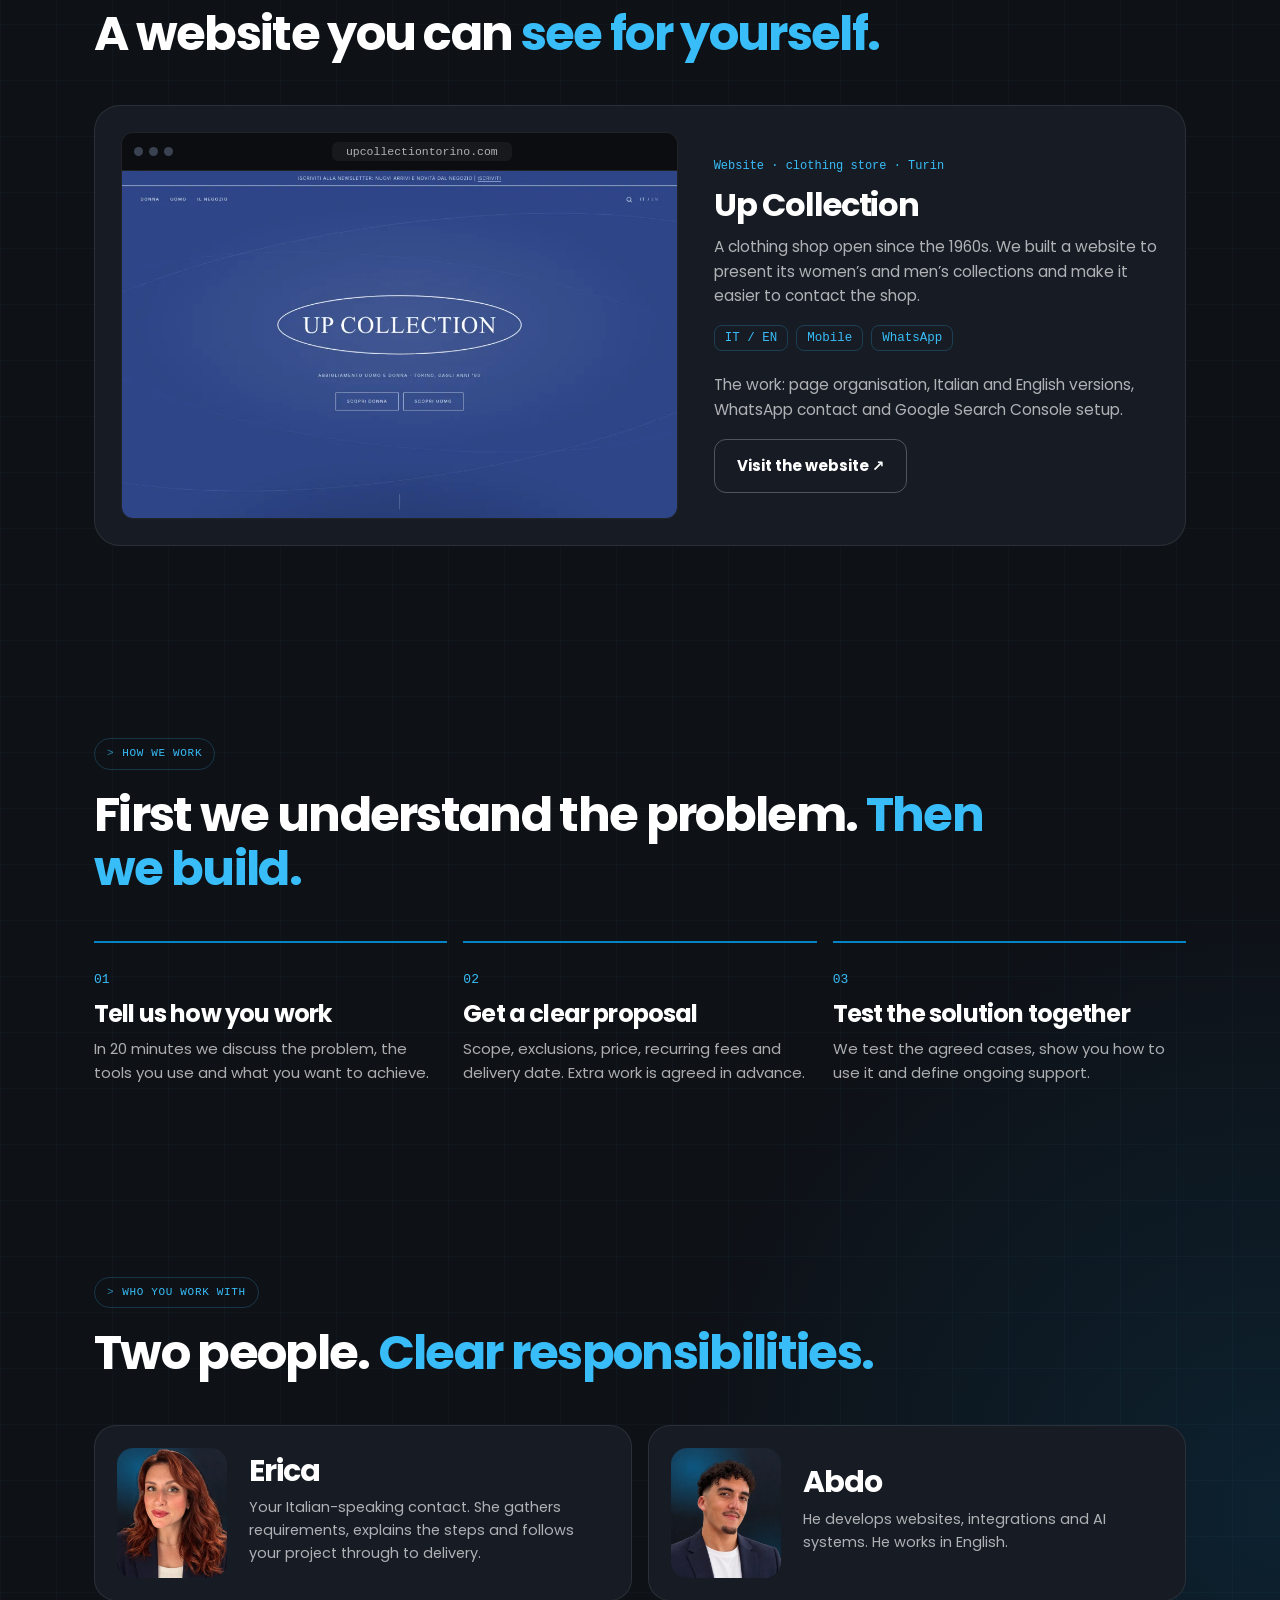
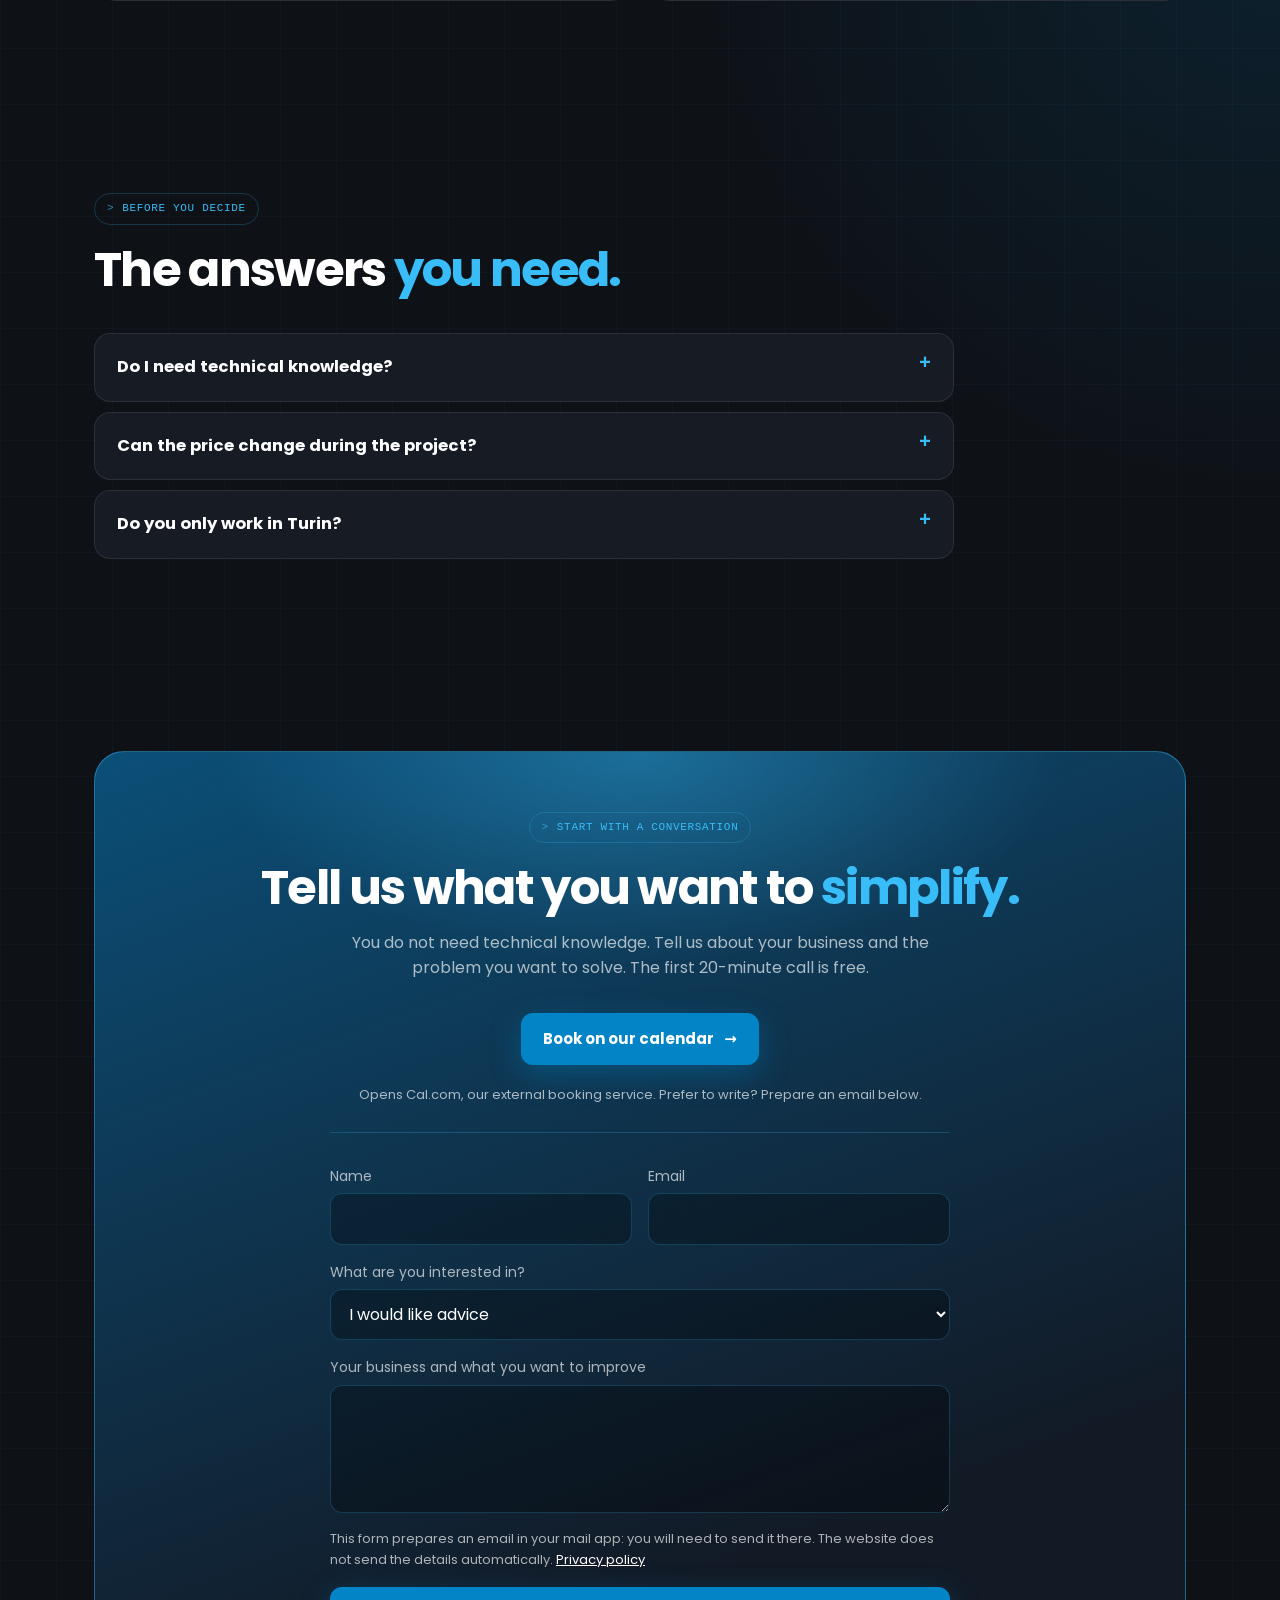
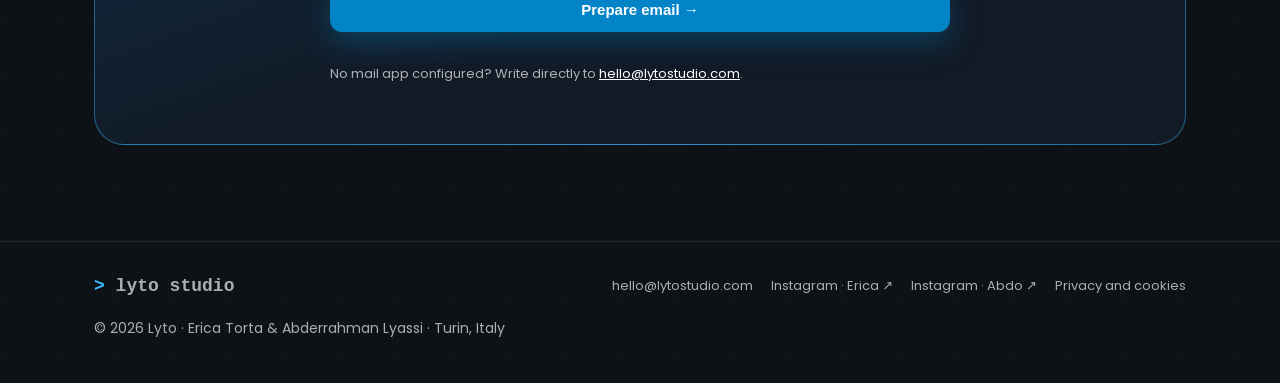
<file: en/index.html>
<!doctype html>
<html lang="en">
<head>
<meta charset="utf-8">
<meta name="viewport" content="width=device-width, initial-scale=1">
<title>Lyto Studio · Websites and automations for small businesses</title>
<meta name="description" content="Websites, automations and AI assistants for small businesses. Based in Turin, working in English and Italian. Explore examples, pricing and scope.">
<link rel="canonical" href="https://lytostudio.com/en/">
<link rel="alternate" hreflang="it" href="https://lytostudio.com/it/">
<link rel="alternate" hreflang="en" href="https://lytostudio.com/en/">
<link rel="alternate" hreflang="x-default" href="https://lytostudio.com/it/">
<meta property="og:site_name" content="Lyto Studio">
<meta property="og:title" content="Lyto Studio · Websites and automations for small businesses">
<meta property="og:description" content="Websites, automations and AI assistants for small businesses. Based in Turin, working in English and Italian. Explore examples, pricing and scope.">
<meta property="og:type" content="website">
<meta property="og:url" content="https://lytostudio.com/en/">
<meta property="og:image" content="https://lytostudio.com/assets/img/icon-512.png">
<meta property="og:locale" content="en_GB">
<meta name="twitter:card" content="summary">
<meta name="theme-color" content="#0E1116">
<link rel="icon" href="/favicon.svg" type="image/svg+xml">
<link rel="apple-touch-icon" href="/apple-touch-icon.png">
<link rel="manifest" href="/site.webmanifest">
<link rel="stylesheet" href="/assets/site.css">
<script type="application/ld+json">{"@context": "https://schema.org", "@type": "ProfessionalService", "name": "Lyto Studio", "url": "https://lytostudio.com", "email": "hello@lytostudio.com", "address": {"@type": "PostalAddress", "addressLocality": "Torino", "addressCountry": "IT"}, "availableLanguage": ["it", "en"]}</script>
<script src="/assets/site.js" defer>
</script>
</head>
<body>
<a class="skip" href="#main">Skip to content</a>
<nav aria-label="Main navigation">
<div class="wrap">
<a class="handle" href="/en/" aria-label="Lyto Studio">
<span class="p">&gt;</span> lyto<span class="cur" aria-hidden="true">
</span>
</a>
<div class="menu">
<a href="/en/websites/">Websites</a>
<a href="/en/automations/">Automations</a>
<a href="/en/lyto-caller/">Lyto Caller</a>
<a href="/en/#example">Work</a>
</div>
<div class="nav-r">
<div class="lang" aria-label="Language">
<a href="/it/" lang="it" hreflang="it">IT</a>
<a href="/en/" lang="en" hreflang="en" aria-current="page">EN</a>
</div>
<a class="btn btn-blue btn-sm nav-cta" href="#contact">Let’s talk</a>
</div>
</div>
<div class="mobile-nav">
<a href="/en/websites/">Websites</a>
<a href="/en/automations/">Automations</a>
<a href="/en/lyto-caller/">Lyto Caller</a>
</div>
</nav>
<main id="main">
<header class="hero">
<div class="wrap">
<div>
<span class="kicker">Websites · Automations · AI assistants</span>
<h1>Less repetitive work.<br>
<mark>More room for your customers.</mark>
</h1>
<p class="lead">We help small businesses and professionals present themselves online, organise enquiries and reduce manual tasks. We start with the problem and choose the right tools.</p>
<div class="ctas">
<a class="btn btn-blue" href="#contact">Tell us what you need <span aria-hidden="true">→</span>
</a>
<a class="btn btn-ghost" href="#example">See an example <span aria-hidden="true">→</span>
</a>
</div>
<div class="trust">
<span>Costs agreed before we start</span>
<span>A dedicated contact</span>
<span>Italian and English</span>
</div>
</div>
<aside class="flow">
<p class="tag">Illustrative example · automation</p>
<ol>
<li>
<strong>A request arrives</strong>
<p>A customer asks for information or a quote.</p>
</li>
<li>
<strong>Information is organised</strong>
<p>The system collects the details and prepares a draft.</p>
</li>
<li>
<strong>You check and approve</strong>
<p>The agreed actions remain under your control.</p>
</li>
</ol>
<p class="result">An organised request, ready to follow up.</p>
<p class="example">Workflow simulation: integrations are defined for each project.</p>
</aside>
</div>
</header>
<span id="pricing">
</span>
<section id="services">
<div class="wrap">
<span class="kicker">Choose where to start</span>
<h2>What would you like to <mark>solve?</mark>
</h2>
<div class="svcs">
<article class="svc">
<div class="n">01</div>
<h3>A website that presents your business clearly</h3>
<p>Clear services, images and a simple way to get in touch, including on mobile.</p>
<p class="from">From €590 one-off</p>
<a class="btn btn-ghost" href="/en/websites/">Explore the service <span aria-hidden="true">→</span>
</a>
</article>
<article class="svc">
<div class="n">02</div>
<h3>Fewer repetitive tasks</h3>
<p>We connect the tools you use and automate one specific process: requests, data or quote preparation.</p>
<p class="from">From €1,490 + management from €99/month</p>
<a class="btn btn-ghost" href="/en/automations/">Explore the service <span aria-hidden="true">→</span>
</a>
</article>
<article class="svc">
<div class="n">03</div>
<h3>Your agency keeps answering</h3>
<p>Lyto Caller collects phone enquiries while you are busy and sends a summary so you can call back.</p>
<p class="from">€149/month + €290 setup</p>
<a class="btn btn-ghost" href="/en/lyto-caller/">Explore the service <span aria-hidden="true">→</span>
</a>
</article>
</div>
<p class="price-note">Prices exclude VAT where applicable. Inclusions and recurring costs are listed on each service page.</p>
</div>
</section>
<span id="work">
</span>
<section id="example">
<div class="wrap">
<span class="kicker">A real project</span>
<h2>A website you can <mark>see for yourself.</mark>
</h2>
<article class="work">
<div class="browser">
<div class="bar">
<i>
</i>
<i>
</i>
<i>
</i>
<span>upcollectiontorino.com</span>
</div>
<img src="/assets/img/work-upcollection.webp" width="1000" height="625" loading="lazy" alt="Up Collection website homepage">
</div>
<div>
<p class="label">Website · clothing store · Turin</p>
<h3>Up Collection</h3>
<p>A clothing shop open since the 1960s. We built a website to present its women’s and men’s collections and make it easier to contact the shop.</p>
<div class="chips">
<span>IT / EN</span>
<span>Mobile</span>
<span>WhatsApp</span>
</div>
<p>The work: page organisation, Italian and English versions, WhatsApp contact and Google Search Console setup.</p>
<a class="btn btn-ghost" href="https://upcollectiontorino.com" target="_blank" rel="noopener">Visit the website ↗</a>
</div>
</article>
</div>
</section>
<section id="how">
<div class="wrap">
<span class="kicker">How we work</span>
<h2>First we understand the problem. <mark>Then we build.</mark>
</h2>
<div class="steps">
<article class="step">
<span class="k">01</span>
<h3>Tell us how you work</h3>
<p>In 20 minutes we discuss the problem, the tools you use and what you want to achieve.</p>
</article>
<article class="step">
<span class="k">02</span>
<h3>Get a clear proposal</h3>
<p>Scope, exclusions, price, recurring fees and delivery date. Extra work is agreed in advance.</p>
</article>
<article class="step">
<span class="k">03</span>
<h3>Test the solution together</h3>
<p>We test the agreed cases, show you how to use it and define ongoing support.</p>
</article>
</div>
</div>
</section>
<section id="team">
<div class="wrap">
<span class="kicker">Who you work with</span>
<h2>Two people. <mark>Clear responsibilities.</mark>
</h2>
<div class="team">
<article class="mate">
<img src="/assets/img/erica.webp" width="150" height="150" loading="lazy" alt="Erica">
<div>
<h3>Erica</h3>
<p>Your Italian-speaking contact. She gathers requirements, explains the steps and follows your project through to delivery.</p>
</div>
</article>
<article class="mate">
<img src="/assets/img/abdo.webp" width="150" height="150" loading="lazy" alt="Abdo">
<div>
<h3>Abdo</h3>
<p>He develops websites, integrations and AI systems. He works in English.</p>
</div>
</article>
</div>
</div>
</section>
<section id="faq">
<div class="wrap">
<span class="kicker">Before you decide</span>
<h2>The answers <mark>you need.</mark>
</h2>
<div class="faq">
<details>
<summary>Do I need technical knowledge?</summary>
<p>No. We start with how you work today, explain the proposal clearly and show you how to use the solution.</p>
</details>
<details>
<summary>Can the price change during the project?</summary>
<p>The agreed price covers the work in the proposal. If you request new features, we agree their cost and timing before proceeding.</p>
</details>
<details>
<summary>Do you only work in Turin?</summary>
<p>We are based in Turin and also work remotely, in Italian and English.</p>
</details>
</div>
</div>
</section>
<section id="contact">
<div class="wrap">
<div class="final">
<span class="kicker">Start with a conversation</span>
<h2>Tell us what you want to <mark>simplify.</mark>
</h2>
<p class="lead">You do not need technical knowledge. Tell us about your business and the problem you want to solve. The first 20-minute call is free.</p>
<div class="ctas">
<a class="btn btn-blue" href="https://cal.com/lyto-studio/20min">Book on our calendar <span aria-hidden="true">→</span>
</a>
</div>
<p class="contact-note">Opens Cal.com, our external booking service. Prefer to write? Prepare an email below.</p>
<form class="cform" id="cform">
<div class="row">
<label>Name<input name="name" required autocomplete="name" maxlength="120">
</label>
<label>Email<input name="email" type="email" required autocomplete="email" maxlength="254">
</label>
</div>
<label>What are you interested in?<select name="topic">
<option value="unsure" selected>I would like advice</option>
<option value="website">A website</option>
<option value="automation">An automation or AI assistant</option>
<option value="caller">A Lyto Caller demo</option>
</select>
</label>
<label>Your business and what you want to improve<textarea name="message" rows="4" required maxlength="4000">
</textarea>
</label>
<p class="fine">This form prepares an email in your mail app: you will need to send it there. The website does not send the details automatically. <a href="/privacy.html?lang=en">Privacy policy</a>
</p>
<button class="btn btn-blue" type="submit">Prepare email →</button>
<p id="fmsg" class="fmsg" role="status" aria-live="polite">
</p>
<p class="fine">No mail app configured? Write directly to <a href="mailto:hello@lytostudio.com">hello@lytostudio.com</a>.</p>
</form>
</div>
</div>
</section>
</main>
<footer>
<div class="wrap">
<a class="handle" href="/en/">
<span class="p">&gt;</span> lyto studio</a>
<div class="links">
<a href="mailto:hello@lytostudio.com">hello@lytostudio.com</a>
<a href="https://www.instagram.com/ms.lyto/" target="_blank" rel="noopener">Instagram · Erica ↗</a>
<a href="https://www.instagram.com/mr.lyto/" target="_blank" rel="noopener">Instagram · Abdo ↗</a>
<a href="/privacy.html?lang=en">Privacy and cookies</a>
</div>
<p class="legal-f">© 2026 Lyto · Erica Torta &amp; Abderrahman Lyassi · Turin, Italy</p>
</div>
</footer>
</body>
</html>
</file>
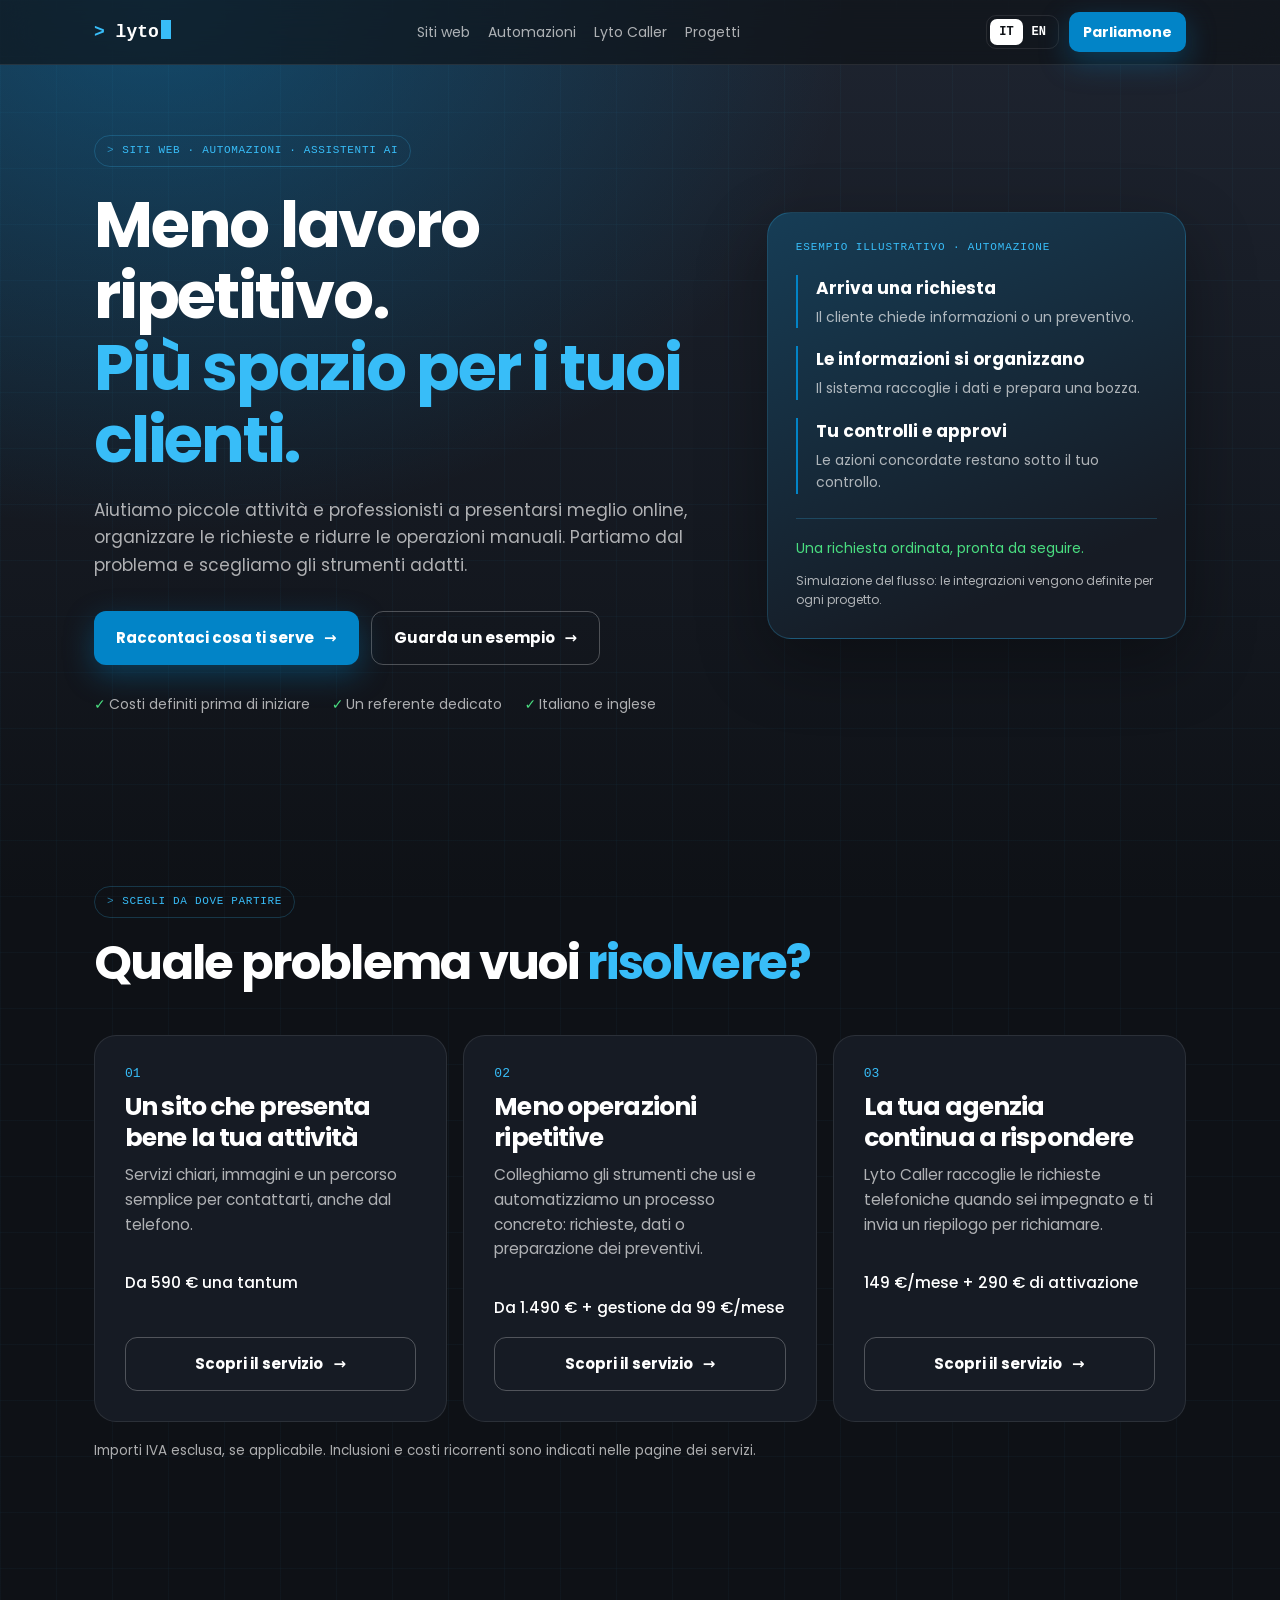
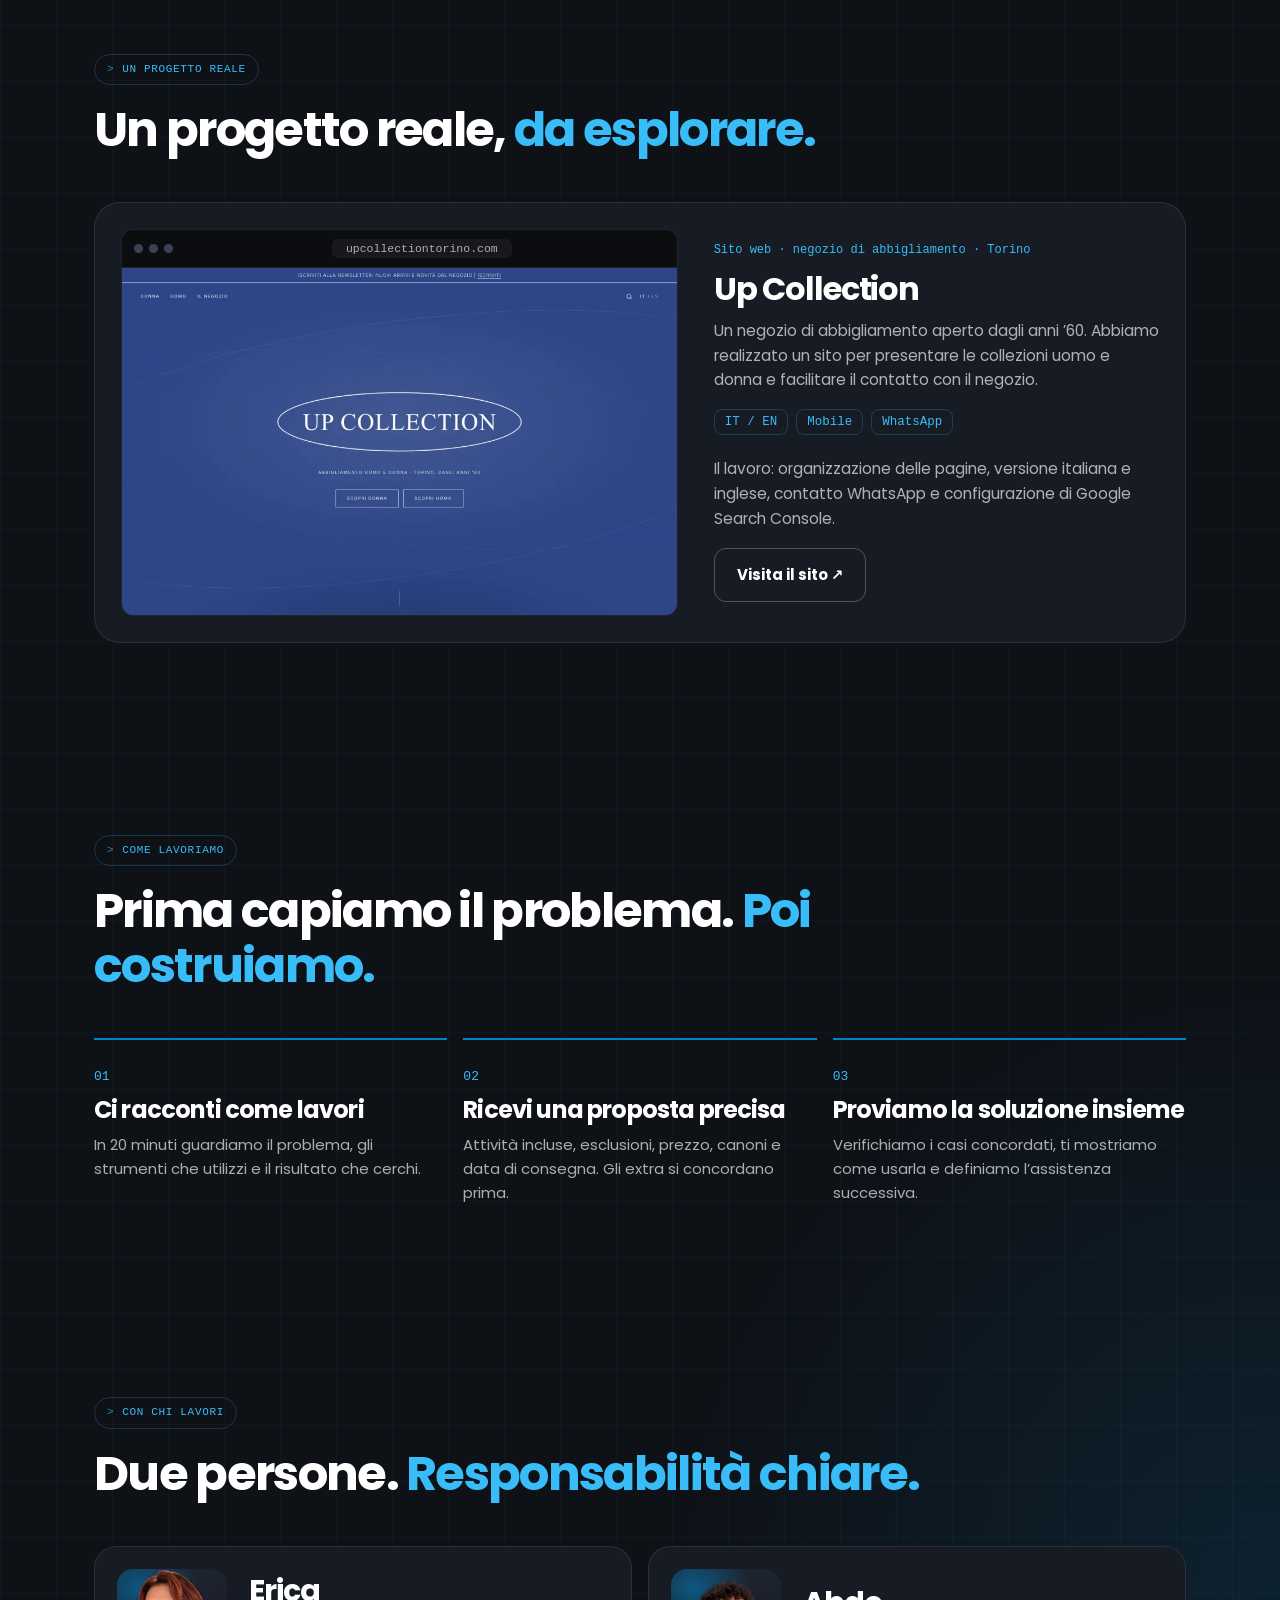
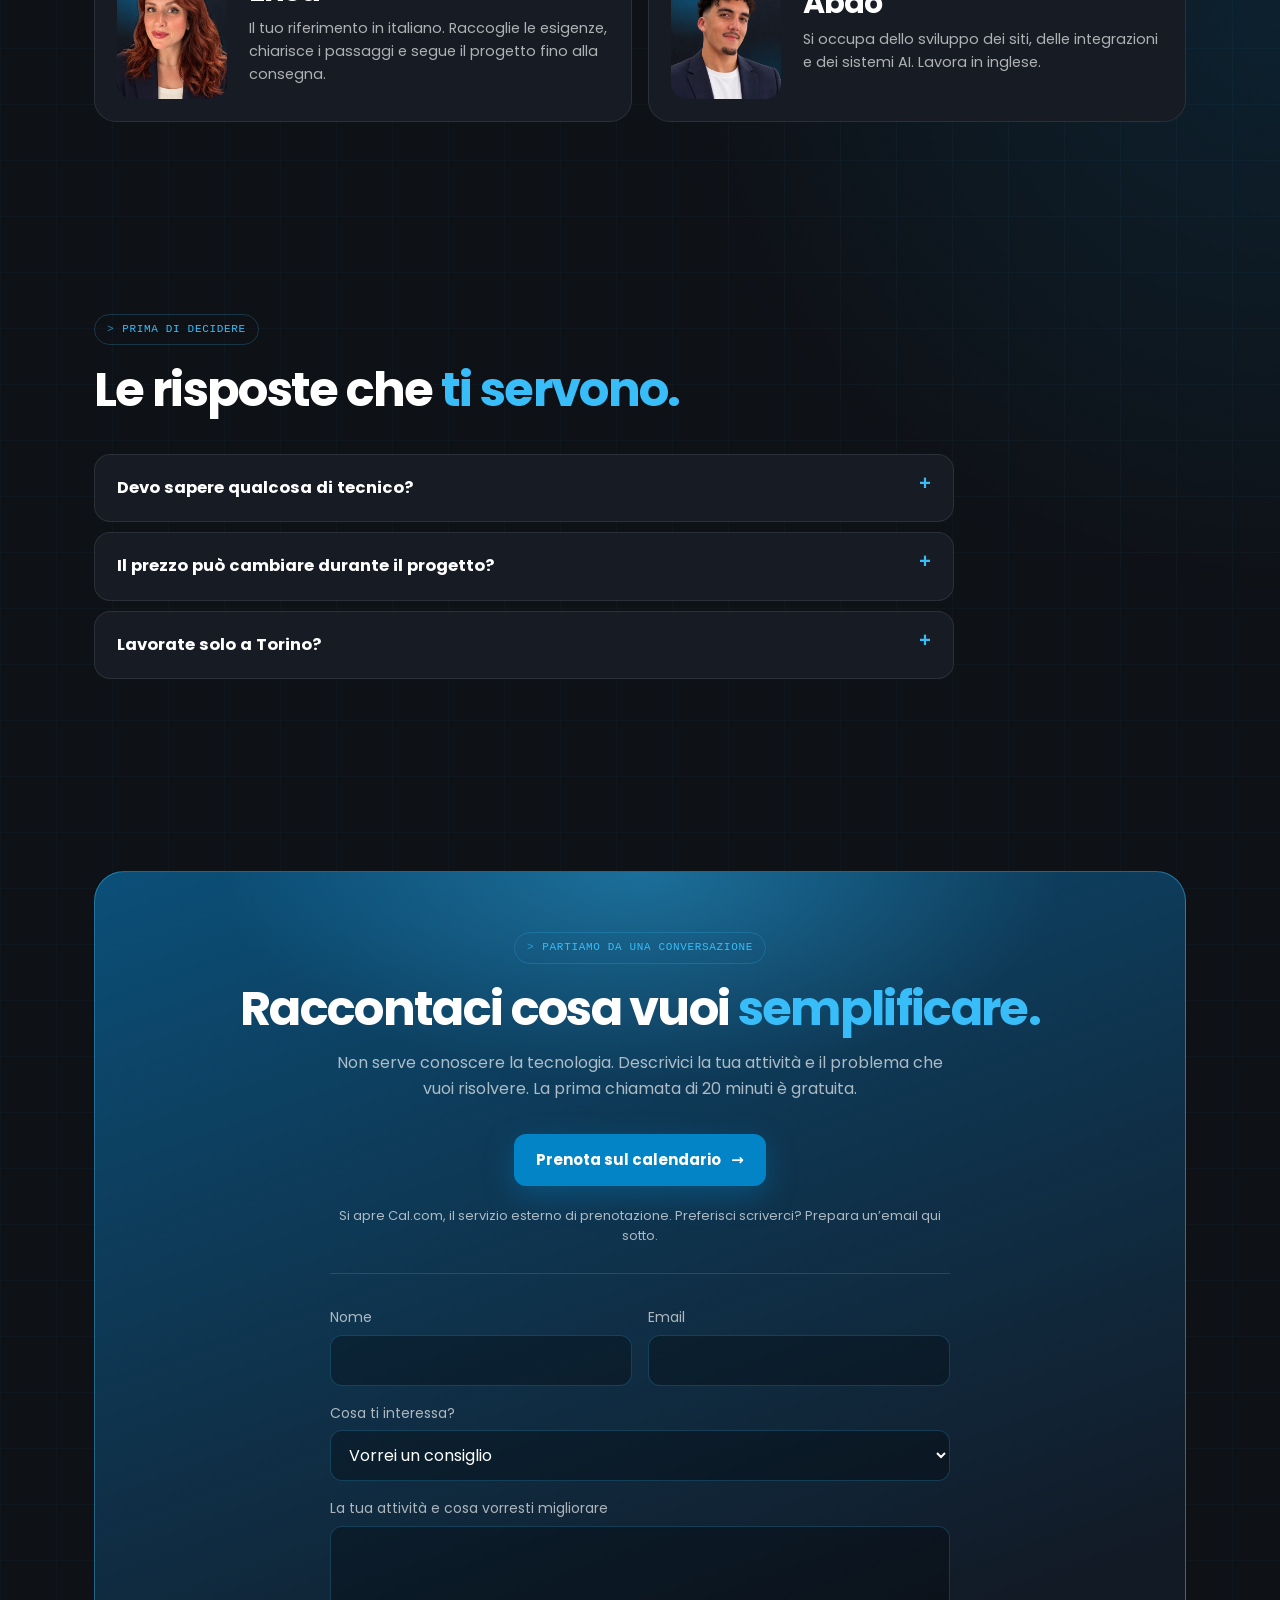
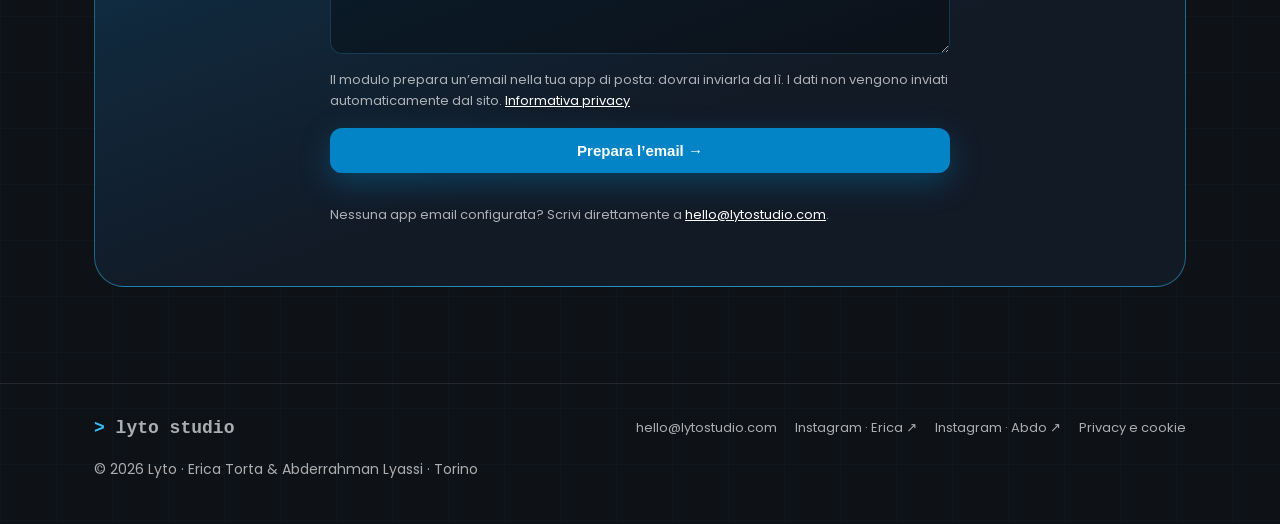
<file: it/index.html>
<!doctype html>
<html lang="it">
<head>
<meta charset="utf-8">
<meta name="viewport" content="width=device-width, initial-scale=1">
<title>Lyto Studio · Siti web e automazioni per piccole attività</title>
<meta name="description" content="Siti web, automazioni e assistenti AI per piccole attività. Da Torino, in italiano e inglese. Scopri esempi, prezzi e inclusioni.">
<link rel="canonical" href="https://lytostudio.com/it/">
<link rel="alternate" hreflang="it" href="https://lytostudio.com/it/">
<link rel="alternate" hreflang="en" href="https://lytostudio.com/en/">
<link rel="alternate" hreflang="x-default" href="https://lytostudio.com/it/">
<meta property="og:site_name" content="Lyto Studio">
<meta property="og:title" content="Lyto Studio · Siti web e automazioni per piccole attività">
<meta property="og:description" content="Siti web, automazioni e assistenti AI per piccole attività. Da Torino, in italiano e inglese. Scopri esempi, prezzi e inclusioni.">
<meta property="og:type" content="website">
<meta property="og:url" content="https://lytostudio.com/it/">
<meta property="og:image" content="https://lytostudio.com/assets/img/icon-512.png">
<meta property="og:locale" content="it_IT">
<meta name="twitter:card" content="summary">
<meta name="theme-color" content="#0E1116">
<link rel="icon" href="/favicon.svg" type="image/svg+xml">
<link rel="apple-touch-icon" href="/apple-touch-icon.png">
<link rel="manifest" href="/site.webmanifest">
<link rel="stylesheet" href="/assets/site.css">
<script type="application/ld+json">{"@context": "https://schema.org", "@type": "ProfessionalService", "name": "Lyto Studio", "url": "https://lytostudio.com", "email": "hello@lytostudio.com", "address": {"@type": "PostalAddress", "addressLocality": "Torino", "addressCountry": "IT"}, "availableLanguage": ["it", "en"]}</script>
<script src="/assets/site.js" defer>
</script>
</head>
<body>
<a class="skip" href="#main">Vai al contenuto</a>
<nav aria-label="Navigazione principale">
<div class="wrap">
<a class="handle" href="/it/" aria-label="Lyto Studio">
<span class="p">&gt;</span> lyto<span class="cur" aria-hidden="true">
</span>
</a>
<div class="menu">
<a href="/it/siti/">Siti web</a>
<a href="/it/automazioni/">Automazioni</a>
<a href="/it/lyto-caller/">Lyto Caller</a>
<a href="/it/#example">Progetti</a>
</div>
<div class="nav-r">
<div class="lang" aria-label="Lingua">
<a href="/it/" lang="it" hreflang="it" aria-current="page">IT</a>
<a href="/en/" lang="en" hreflang="en">EN</a>
</div>
<a class="btn btn-blue btn-sm nav-cta" href="#contact">Parliamone</a>
</div>
</div>
<div class="mobile-nav">
<a href="/it/siti/">Siti web</a>
<a href="/it/automazioni/">Automazioni</a>
<a href="/it/lyto-caller/">Lyto Caller</a>
</div>
</nav>
<main id="main">
<header class="hero">
<div class="wrap">
<div>
<span class="kicker">Siti web · Automazioni · Assistenti AI</span>
<h1>Meno lavoro ripetitivo.<br>
<mark>Più spazio per i tuoi clienti.</mark>
</h1>
<p class="lead">Aiutiamo piccole attività e professionisti a presentarsi meglio online, organizzare le richieste e ridurre le operazioni manuali. Partiamo dal problema e scegliamo gli strumenti adatti.</p>
<div class="ctas">
<a class="btn btn-blue" href="#contact">Raccontaci cosa ti serve <span aria-hidden="true">→</span>
</a>
<a class="btn btn-ghost" href="#example">Guarda un esempio <span aria-hidden="true">→</span>
</a>
</div>
<div class="trust">
<span>Costi definiti prima di iniziare</span>
<span>Un referente dedicato</span>
<span>Italiano e inglese</span>
</div>
</div>
<aside class="flow">
<p class="tag">Esempio illustrativo · automazione</p>
<ol>
<li>
<strong>Arriva una richiesta</strong>
<p>Il cliente chiede informazioni o un preventivo.</p>
</li>
<li>
<strong>Le informazioni si organizzano</strong>
<p>Il sistema raccoglie i dati e prepara una bozza.</p>
</li>
<li>
<strong>Tu controlli e approvi</strong>
<p>Le azioni concordate restano sotto il tuo controllo.</p>
</li>
</ol>
<p class="result">Una richiesta ordinata, pronta da seguire.</p>
<p class="example">Simulazione del flusso: le integrazioni vengono definite per ogni progetto.</p>
</aside>
</div>
</header>
<span id="pricing">
</span>
<section id="services">
<div class="wrap">
<span class="kicker">Scegli da dove partire</span>
<h2>Quale problema vuoi <mark>risolvere?</mark>
</h2>
<div class="svcs">
<article class="svc">
<div class="n">01</div>
<h3>Un sito che presenta bene la tua attività</h3>
<p>Servizi chiari, immagini e un percorso semplice per contattarti, anche dal telefono.</p>
<p class="from">Da 590 € una tantum</p>
<a class="btn btn-ghost" href="/it/siti/">Scopri il servizio <span aria-hidden="true">→</span>
</a>
</article>
<article class="svc">
<div class="n">02</div>
<h3>Meno operazioni ripetitive</h3>
<p>Colleghiamo gli strumenti che usi e automatizziamo un processo concreto: richieste, dati o preparazione dei preventivi.</p>
<p class="from">Da 1.490 € + gestione da 99 €/mese</p>
<a class="btn btn-ghost" href="/it/automazioni/">Scopri il servizio <span aria-hidden="true">→</span>
</a>
</article>
<article class="svc">
<div class="n">03</div>
<h3>La tua agenzia continua a rispondere</h3>
<p>Lyto Caller raccoglie le richieste telefoniche quando sei impegnato e ti invia un riepilogo per richiamare.</p>
<p class="from">149 €/mese + 290 € di attivazione</p>
<a class="btn btn-ghost" href="/it/lyto-caller/">Scopri il servizio <span aria-hidden="true">→</span>
</a>
</article>
</div>
<p class="price-note">Importi IVA esclusa, se applicabile. Inclusioni e costi ricorrenti sono indicati nelle pagine dei servizi.</p>
</div>
</section>
<span id="work">
</span>
<section id="example">
<div class="wrap">
<span class="kicker">Un progetto reale</span>
<h2>Un progetto reale, <mark>da esplorare.</mark>
</h2>
<article class="work">
<div class="browser">
<div class="bar">
<i>
</i>
<i>
</i>
<i>
</i>
<span>upcollectiontorino.com</span>
</div>
<img src="/assets/img/work-upcollection.webp" width="1000" height="625" loading="lazy" alt="Homepage del sito Up Collection">
</div>
<div>
<p class="label">Sito web · negozio di abbigliamento · Torino</p>
<h3>Up Collection</h3>
<p>Un negozio di abbigliamento aperto dagli anni ’60. Abbiamo realizzato un sito per presentare le collezioni uomo e donna e facilitare il contatto con il negozio.</p>
<div class="chips">
<span>IT / EN</span>
<span>Mobile</span>
<span>WhatsApp</span>
</div>
<p>Il lavoro: organizzazione delle pagine, versione italiana e inglese, contatto WhatsApp e configurazione di Google Search Console.</p>
<a class="btn btn-ghost" href="https://upcollectiontorino.com" target="_blank" rel="noopener">Visita il sito ↗</a>
</div>
</article>
</div>
</section>
<section id="how">
<div class="wrap">
<span class="kicker">Come lavoriamo</span>
<h2>Prima capiamo il problema. <mark>Poi costruiamo.</mark>
</h2>
<div class="steps">
<article class="step">
<span class="k">01</span>
<h3>Ci racconti come lavori</h3>
<p>In 20 minuti guardiamo il problema, gli strumenti che utilizzi e il risultato che cerchi.</p>
</article>
<article class="step">
<span class="k">02</span>
<h3>Ricevi una proposta precisa</h3>
<p>Attività incluse, esclusioni, prezzo, canoni e data di consegna. Gli extra si concordano prima.</p>
</article>
<article class="step">
<span class="k">03</span>
<h3>Proviamo la soluzione insieme</h3>
<p>Verifichiamo i casi concordati, ti mostriamo come usarla e definiamo l’assistenza successiva.</p>
</article>
</div>
</div>
</section>
<section id="team">
<div class="wrap">
<span class="kicker">Con chi lavori</span>
<h2>Due persone. <mark>Responsabilità chiare.</mark>
</h2>
<div class="team">
<article class="mate">
<img src="/assets/img/erica.webp" width="150" height="150" loading="lazy" alt="Erica">
<div>
<h3>Erica</h3>
<p>Il tuo riferimento in italiano. Raccoglie le esigenze, chiarisce i passaggi e segue il progetto fino alla consegna.</p>
</div>
</article>
<article class="mate">
<img src="/assets/img/abdo.webp" width="150" height="150" loading="lazy" alt="Abdo">
<div>
<h3>Abdo</h3>
<p>Si occupa dello sviluppo dei siti, delle integrazioni e dei sistemi AI. Lavora in inglese.</p>
</div>
</article>
</div>
</div>
</section>
<section id="faq">
<div class="wrap">
<span class="kicker">Prima di decidere</span>
<h2>Le risposte che <mark>ti servono.</mark>
</h2>
<div class="faq">
<details>
<summary>Devo sapere qualcosa di tecnico?</summary>
<p>No. Partiamo da come lavori oggi, ti spieghiamo la proposta in modo chiaro e ti mostriamo come usare la soluzione.</p>
</details>
<details>
<summary>Il prezzo può cambiare durante il progetto?</summary>
<p>Il prezzo concordato copre le attività scritte nella proposta. Se chiedi nuove funzionalità, ne definiamo costo e tempi prima di procedere.</p>
</details>
<details>
<summary>Lavorate solo a Torino?</summary>
<p>Siamo a Torino e lavoriamo anche da remoto, in italiano e inglese.</p>
</details>
</div>
</div>
</section>
<section id="contact">
<div class="wrap">
<div class="final">
<span class="kicker">Partiamo da una conversazione</span>
<h2>Raccontaci cosa vuoi <mark>semplificare.</mark>
</h2>
<p class="lead">Non serve conoscere la tecnologia. Descrivici la tua attività e il problema che vuoi risolvere. La prima chiamata di 20 minuti è gratuita.</p>
<div class="ctas">
<a class="btn btn-blue" href="https://cal.com/lyto-studio/20min">Prenota sul calendario <span aria-hidden="true">→</span>
</a>
</div>
<p class="contact-note">Si apre Cal.com, il servizio esterno di prenotazione. Preferisci scriverci? Prepara un’email qui sotto.</p>
<form class="cform" id="cform">
<div class="row">
<label>Nome<input name="name" required autocomplete="name" maxlength="120">
</label>
<label>Email<input name="email" type="email" required autocomplete="email" maxlength="254">
</label>
</div>
<label>Cosa ti interessa?<select name="topic">
<option value="unsure" selected>Vorrei un consiglio</option>
<option value="website">Un sito web</option>
<option value="automation">Un’automazione o un assistente AI</option>
<option value="caller">Una demo di Lyto Caller</option>
</select>
</label>
<label>La tua attività e cosa vorresti migliorare<textarea name="message" rows="4" required maxlength="4000">
</textarea>
</label>
<p class="fine">Il modulo prepara un’email nella tua app di posta: dovrai inviarla da lì. I dati non vengono inviati automaticamente dal sito. <a href="/privacy.html?lang=it">Informativa privacy</a>
</p>
<button class="btn btn-blue" type="submit">Prepara l’email →</button>
<p id="fmsg" class="fmsg" role="status" aria-live="polite">
</p>
<p class="fine">Nessuna app email configurata? Scrivi direttamente a <a href="mailto:hello@lytostudio.com">hello@lytostudio.com</a>.</p>
</form>
</div>
</div>
</section>
</main>
<footer>
<div class="wrap">
<a class="handle" href="/it/">
<span class="p">&gt;</span> lyto studio</a>
<div class="links">
<a href="mailto:hello@lytostudio.com">hello@lytostudio.com</a>
<a href="https://www.instagram.com/ms.lyto/" target="_blank" rel="noopener">Instagram · Erica ↗</a>
<a href="https://www.instagram.com/mr.lyto/" target="_blank" rel="noopener">Instagram · Abdo ↗</a>
<a href="/privacy.html?lang=it">Privacy e cookie</a>
</div>
<p class="legal-f">© 2026 Lyto · Erica Torta &amp; Abderrahman Lyassi · Torino</p>
</div>
</footer>
</body>
</html>
</file>
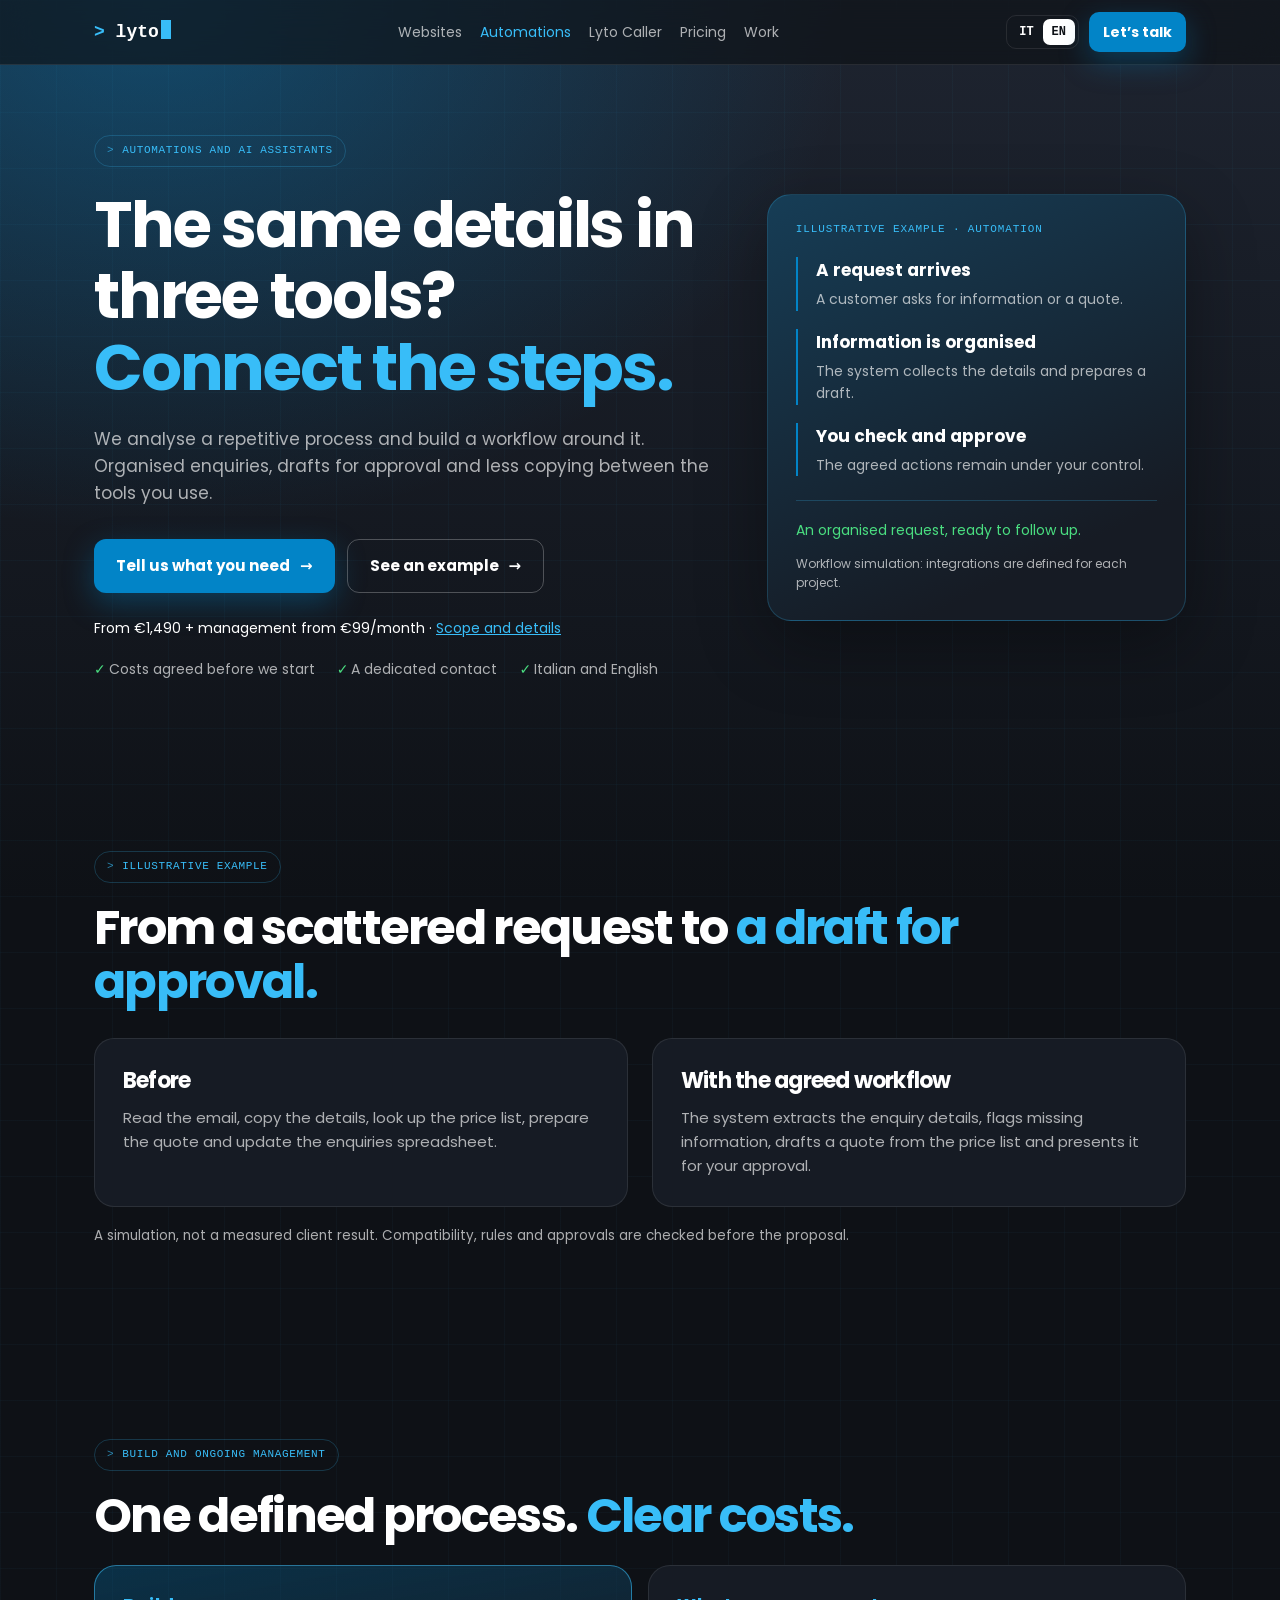
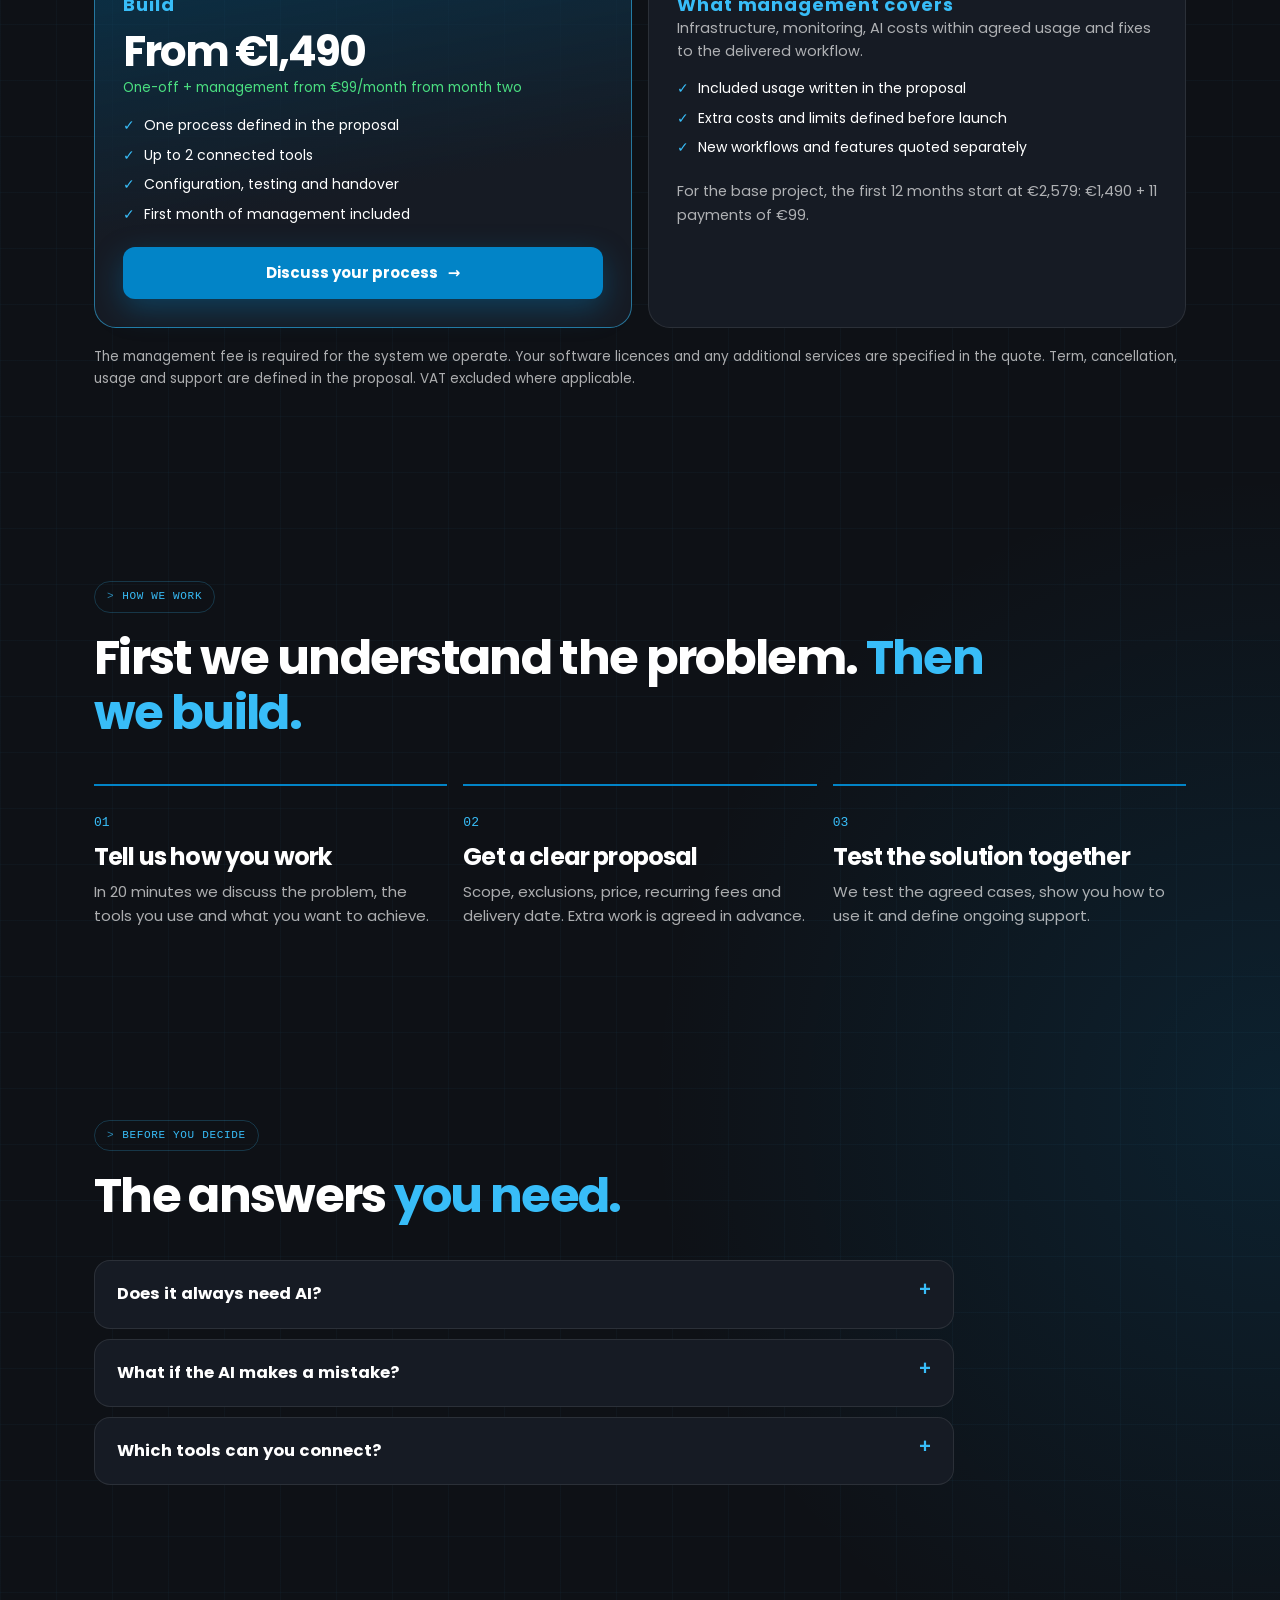
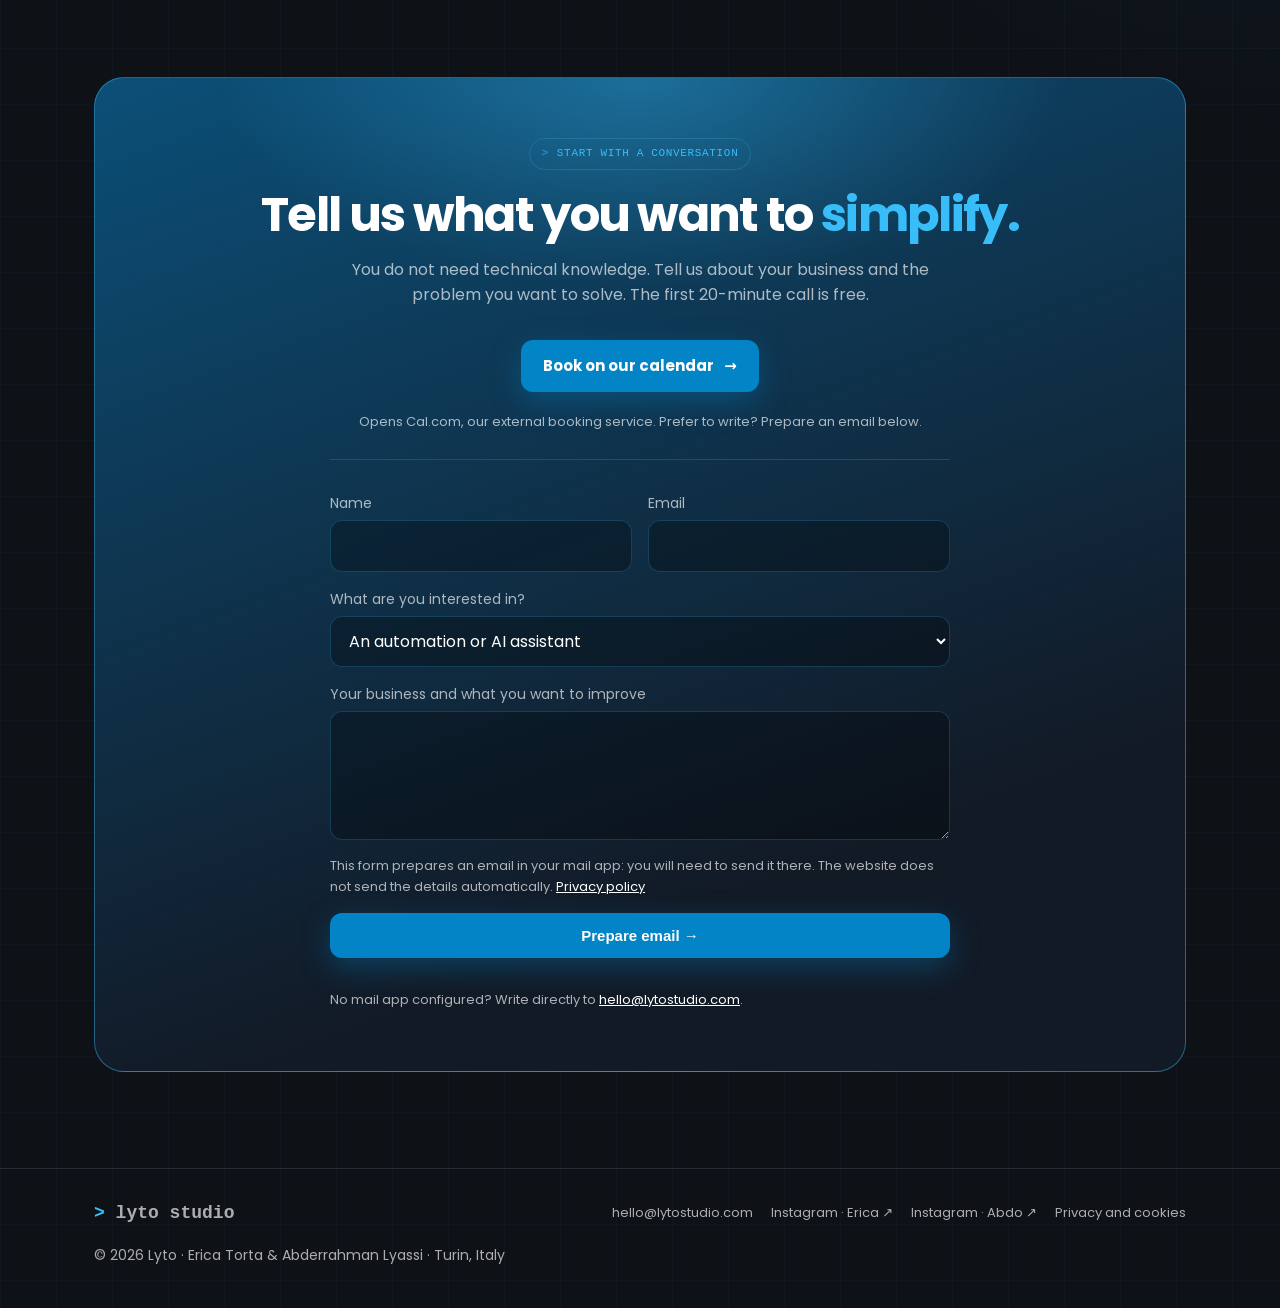
<file: en/automations/index.html>
<!doctype html>
<html lang="en">
<head>
<meta charset="utf-8">
<meta name="viewport" content="width=device-width, initial-scale=1">
<title>Lyto Studio · Automations and AI assistants · pricing and scope</title>
<meta name="description" content="Automate one repetitive process. Build from €1,490 and management from €99/month, with agreed usage and oversight.">
<link rel="canonical" href="https://lytostudio.com/en/automations/">
<link rel="alternate" hreflang="it" href="https://lytostudio.com/it/automazioni/">
<link rel="alternate" hreflang="en" href="https://lytostudio.com/en/automations/">
<link rel="alternate" hreflang="x-default" href="https://lytostudio.com/it/automazioni/">
<meta property="og:site_name" content="Lyto Studio">
<meta property="og:title" content="Lyto Studio · Automations and AI assistants · pricing and scope">
<meta property="og:description" content="Automate one repetitive process. Build from €1,490 and management from €99/month, with agreed usage and oversight.">
<meta property="og:type" content="website">
<meta property="og:url" content="https://lytostudio.com/en/automations/">
<meta property="og:image" content="https://lytostudio.com/assets/img/icon-512.png">
<meta property="og:locale" content="en_GB">
<meta name="twitter:card" content="summary">
<meta name="theme-color" content="#0E1116">
<link rel="icon" href="/favicon.svg" type="image/svg+xml">
<link rel="apple-touch-icon" href="/apple-touch-icon.png">
<link rel="manifest" href="/site.webmanifest">
<link rel="stylesheet" href="/assets/site.css">
<script type="application/ld+json">{"@context": "https://schema.org", "@type": "ProfessionalService", "name": "Lyto Studio", "url": "https://lytostudio.com", "email": "hello@lytostudio.com", "address": {"@type": "PostalAddress", "addressLocality": "Torino", "addressCountry": "IT"}, "availableLanguage": ["it", "en"]}</script>
<script src="/assets/site.js" defer>
</script>
</head>
<body>
<a class="skip" href="#main">Skip to content</a>
<nav aria-label="Main navigation">
<div class="wrap">
<a class="handle" href="/en/" aria-label="Lyto Studio">
<span class="p">&gt;</span> lyto<span class="cur" aria-hidden="true">
</span>
</a>
<div class="menu">
<a href="/en/websites/">Websites</a>
<a href="/en/automations/" aria-current="page">Automations</a>
<a href="/en/lyto-caller/">Lyto Caller</a>
<a href="#pricing">Pricing</a>
<a href="/en/#example">Work</a>
</div>
<div class="nav-r">
<div class="lang" aria-label="Language">
<a href="/it/automazioni/" lang="it" hreflang="it">IT</a>
<a href="/en/automations/" lang="en" hreflang="en" aria-current="page">EN</a>
</div>
<a class="btn btn-blue btn-sm nav-cta" href="#contact">Let’s talk</a>
</div>
</div>
<div class="mobile-nav">
<a href="/en/websites/">Websites</a>
<a href="/en/automations/" aria-current="page">Automations</a>
<a href="/en/lyto-caller/">Lyto Caller</a>
<a href="#pricing">Pricing</a>
</div>
</nav>
<main id="main">
<header class="hero">
<div class="wrap">
<div>
<span class="kicker">Automations and AI assistants</span>
<h1>The same details in three tools?<br>
<mark>Connect the steps.</mark>
</h1>
<p class="lead">We analyse a repetitive process and build a workflow around it. Organised enquiries, drafts for approval and less copying between the tools you use.</p>
<div class="ctas">
<a class="btn btn-blue" href="#contact">Tell us what you need <span aria-hidden="true">→</span>
</a>
<a class="btn btn-ghost" href="#example">See an example <span aria-hidden="true">→</span>
</a>
</div>
<p class="quick-price">From €1,490 + management from €99/month · <a href="#pricing">Scope and details</a>
</p>
<div class="trust">
<span>Costs agreed before we start</span>
<span>A dedicated contact</span>
<span>Italian and English</span>
</div>
</div>
<aside class="flow">
<p class="tag">Illustrative example · automation</p>
<ol>
<li>
<strong>A request arrives</strong>
<p>A customer asks for information or a quote.</p>
</li>
<li>
<strong>Information is organised</strong>
<p>The system collects the details and prepares a draft.</p>
</li>
<li>
<strong>You check and approve</strong>
<p>The agreed actions remain under your control.</p>
</li>
</ol>
<p class="result">An organised request, ready to follow up.</p>
<p class="example">Workflow simulation: integrations are defined for each project.</p>
</aside>
</div>
</header>
<section id="example">
<div class="wrap">
<span class="kicker">Illustrative example</span>
<h2>From a scattered request to <mark>a draft for approval.</mark>
</h2>
<div class="comparison">
<div>
<h3>Before</h3>
<p>Read the email, copy the details, look up the price list, prepare the quote and update the enquiries spreadsheet.</p>
</div>
<div>
<h3>With the agreed workflow</h3>
<p>The system extracts the enquiry details, flags missing information, drafts a quote from the price list and presents it for your approval.</p>
</div>
</div>
<p class="price-note">A simulation, not a measured client result. Compatibility, rules and approvals are checked before the proposal.</p>
</div>
</section>
<section id="pricing">
<div class="wrap">
<span class="kicker">Build and ongoing management</span>
<h2>One defined process. <mark>Clear costs.</mark>
</h2>
<div class="plans two">
<article class="plan hot">
<h3 class="nm">Build</h3>
<p class="pr">From €1,490</p>
<p class="when">One-off + management from €99/month from month two</p>
<ul>
<li>One process defined in the proposal</li>
<li>Up to 2 connected tools</li>
<li>Configuration, testing and handover</li>
<li>First month of management included</li>
</ul>
<a class="btn btn-blue" href="#contact">Discuss your process <span aria-hidden="true">→</span>
</a>
</article>
<article class="plan">
<h3 class="nm">What management covers</h3>
<p>Infrastructure, monitoring, AI costs within agreed usage and fixes to the delivered workflow.</p>
<ul>
<li>Included usage written in the proposal</li>
<li>Extra costs and limits defined before launch</li>
<li>New workflows and features quoted separately</li>
</ul>
<p>For the base project, the first 12 months start at €2,579: €1,490 + 11 payments of €99.</p>
</article>
</div>
<p class="price-note">The management fee is required for the system we operate. Your software licences and any additional services are specified in the quote. Term, cancellation, usage and support are defined in the proposal. VAT excluded where applicable.</p>
</div>
</section>
<section id="how">
<div class="wrap">
<span class="kicker">How we work</span>
<h2>First we understand the problem. <mark>Then we build.</mark>
</h2>
<div class="steps">
<article class="step">
<span class="k">01</span>
<h3>Tell us how you work</h3>
<p>In 20 minutes we discuss the problem, the tools you use and what you want to achieve.</p>
</article>
<article class="step">
<span class="k">02</span>
<h3>Get a clear proposal</h3>
<p>Scope, exclusions, price, recurring fees and delivery date. Extra work is agreed in advance.</p>
</article>
<article class="step">
<span class="k">03</span>
<h3>Test the solution together</h3>
<p>We test the agreed cases, show you how to use it and define ongoing support.</p>
</article>
</div>
</div>
</section>
<section id="faq">
<div class="wrap">
<span class="kicker">Before you decide</span>
<h2>The answers <mark>you need.</mark>
</h2>
<div class="faq">
<details>
<summary>Does it always need AI?</summary>
<p>Not always. We use simple rules and connections where they are enough. AI helps interpret requests or draft content, with checks agreed together.</p>
</details>
<details>
<summary>What if the AI makes a mistake?</summary>
<p>It can happen. We define which actions need approval, how to flag missing information and when to hand a request to a person. Automation does not eliminate the need for oversight.</p>
</details>
<details>
<summary>Which tools can you connect?</summary>
<p>We check access, APIs and tool limits during discovery. Compatibility is never assumed; external licences and costs are listed in the proposal.</p>
</details>
</div>
</div>
</section>
<section id="contact">
<div class="wrap">
<div class="final">
<span class="kicker">Start with a conversation</span>
<h2>Tell us what you want to <mark>simplify.</mark>
</h2>
<p class="lead">You do not need technical knowledge. Tell us about your business and the problem you want to solve. The first 20-minute call is free.</p>
<div class="ctas">
<a class="btn btn-blue" href="https://cal.com/lyto-studio/20min">Book on our calendar <span aria-hidden="true">→</span>
</a>
</div>
<p class="contact-note">Opens Cal.com, our external booking service. Prefer to write? Prepare an email below.</p>
<form class="cform" id="cform">
<div class="row">
<label>Name<input name="name" required autocomplete="name" maxlength="120">
</label>
<label>Email<input name="email" type="email" required autocomplete="email" maxlength="254">
</label>
</div>
<label>What are you interested in?<select name="topic">
<option value="unsure">I would like advice</option>
<option value="website">A website</option>
<option value="automation" selected>An automation or AI assistant</option>
<option value="caller">A Lyto Caller demo</option>
</select>
</label>
<label>Your business and what you want to improve<textarea name="message" rows="4" required maxlength="4000">
</textarea>
</label>
<p class="fine">This form prepares an email in your mail app: you will need to send it there. The website does not send the details automatically. <a href="/privacy.html?lang=en">Privacy policy</a>
</p>
<button class="btn btn-blue" type="submit">Prepare email →</button>
<p id="fmsg" class="fmsg" role="status" aria-live="polite">
</p>
<p class="fine">No mail app configured? Write directly to <a href="mailto:hello@lytostudio.com">hello@lytostudio.com</a>.</p>
</form>
</div>
</div>
</section>
</main>
<footer>
<div class="wrap">
<a class="handle" href="/en/">
<span class="p">&gt;</span> lyto studio</a>
<div class="links">
<a href="mailto:hello@lytostudio.com">hello@lytostudio.com</a>
<a href="https://www.instagram.com/ms.lyto/" target="_blank" rel="noopener">Instagram · Erica ↗</a>
<a href="https://www.instagram.com/mr.lyto/" target="_blank" rel="noopener">Instagram · Abdo ↗</a>
<a href="/privacy.html?lang=en">Privacy and cookies</a>
</div>
<p class="legal-f">© 2026 Lyto · Erica Torta &amp; Abderrahman Lyassi · Turin, Italy</p>
</div>
</footer>
</body>
</html>
</file>
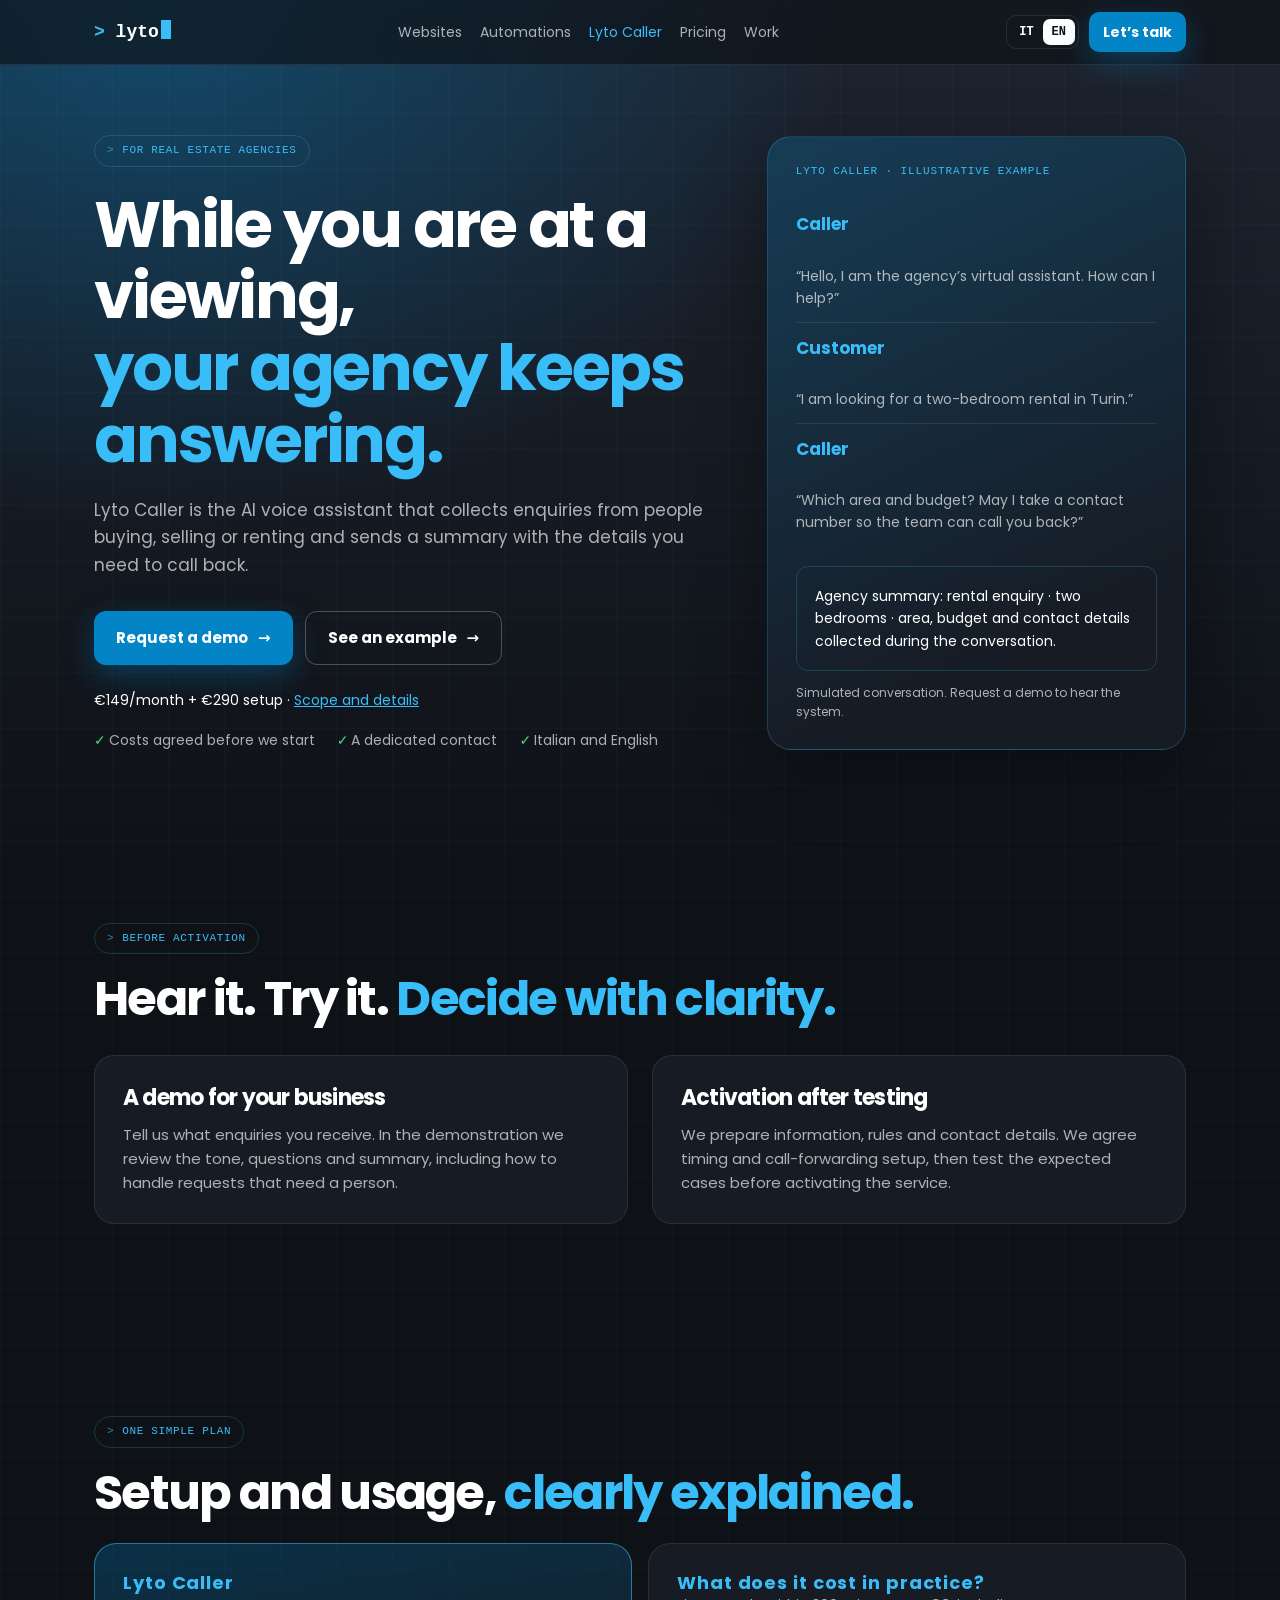
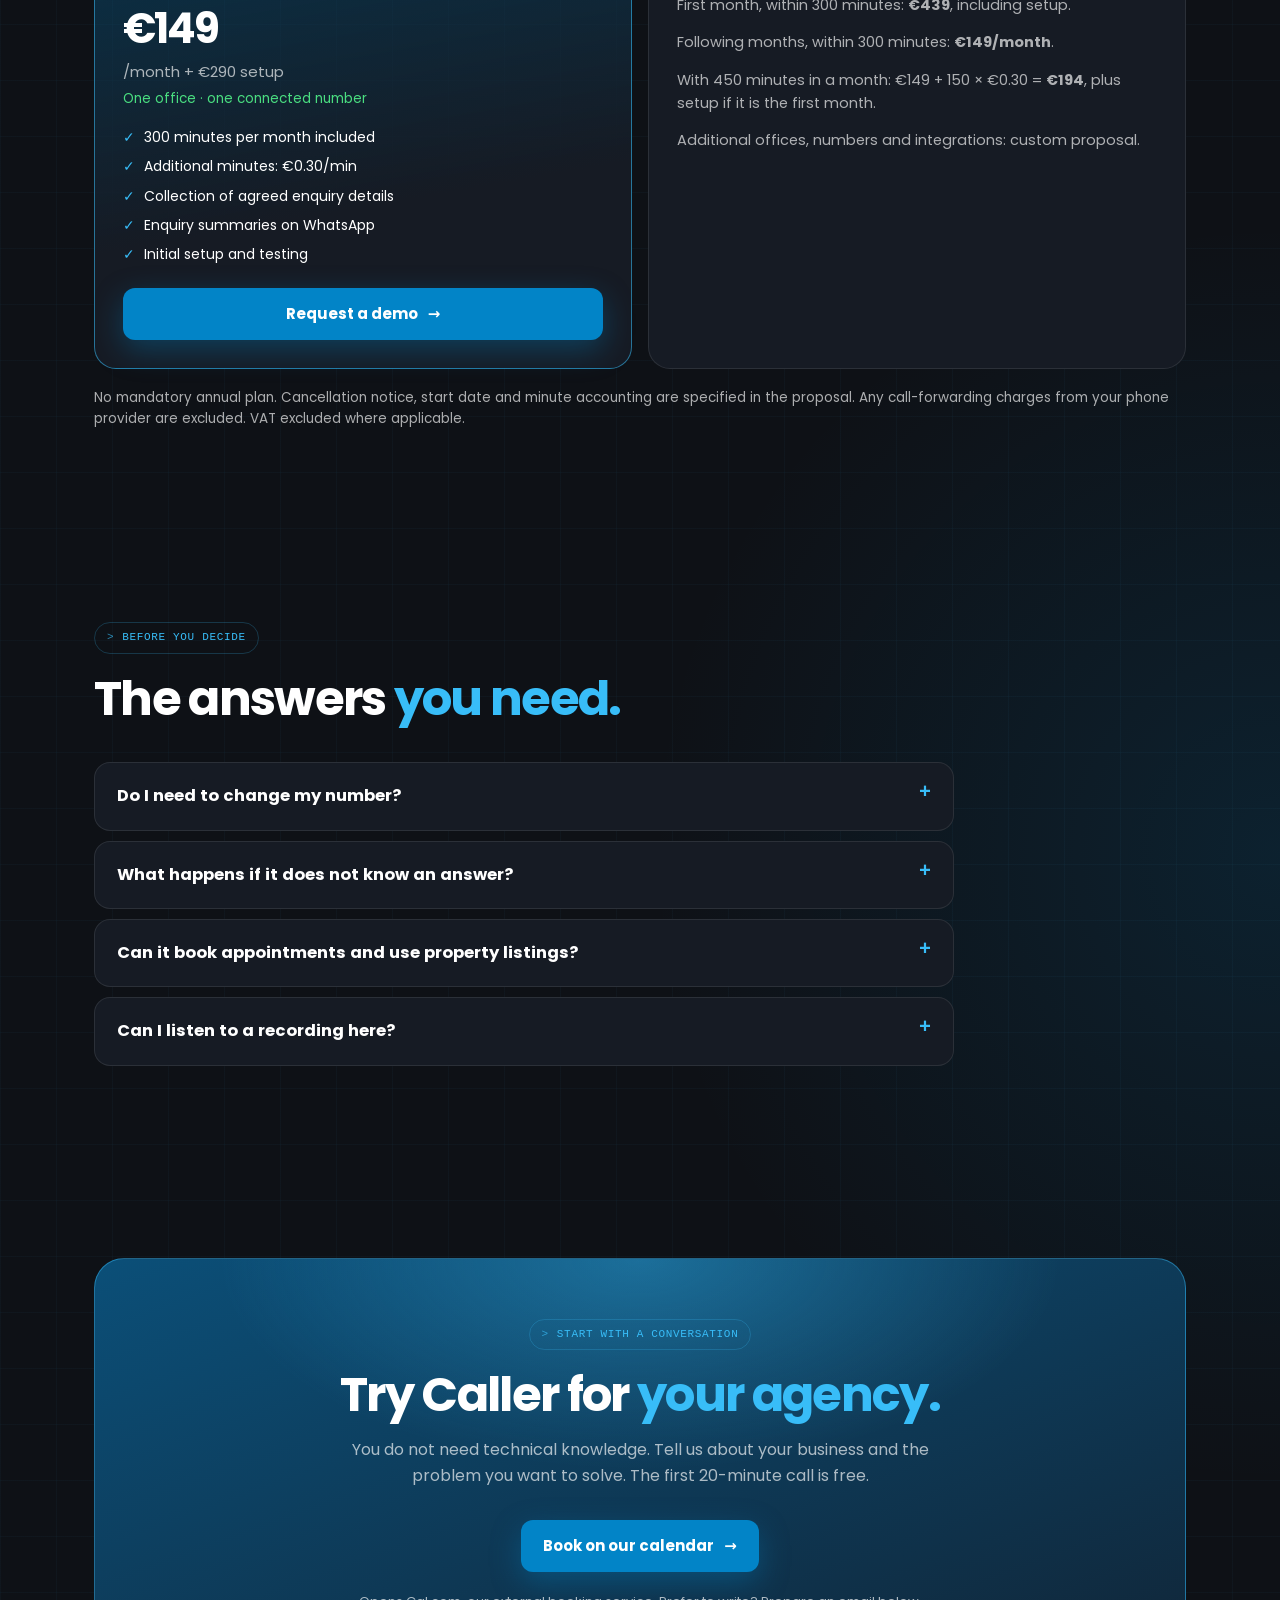
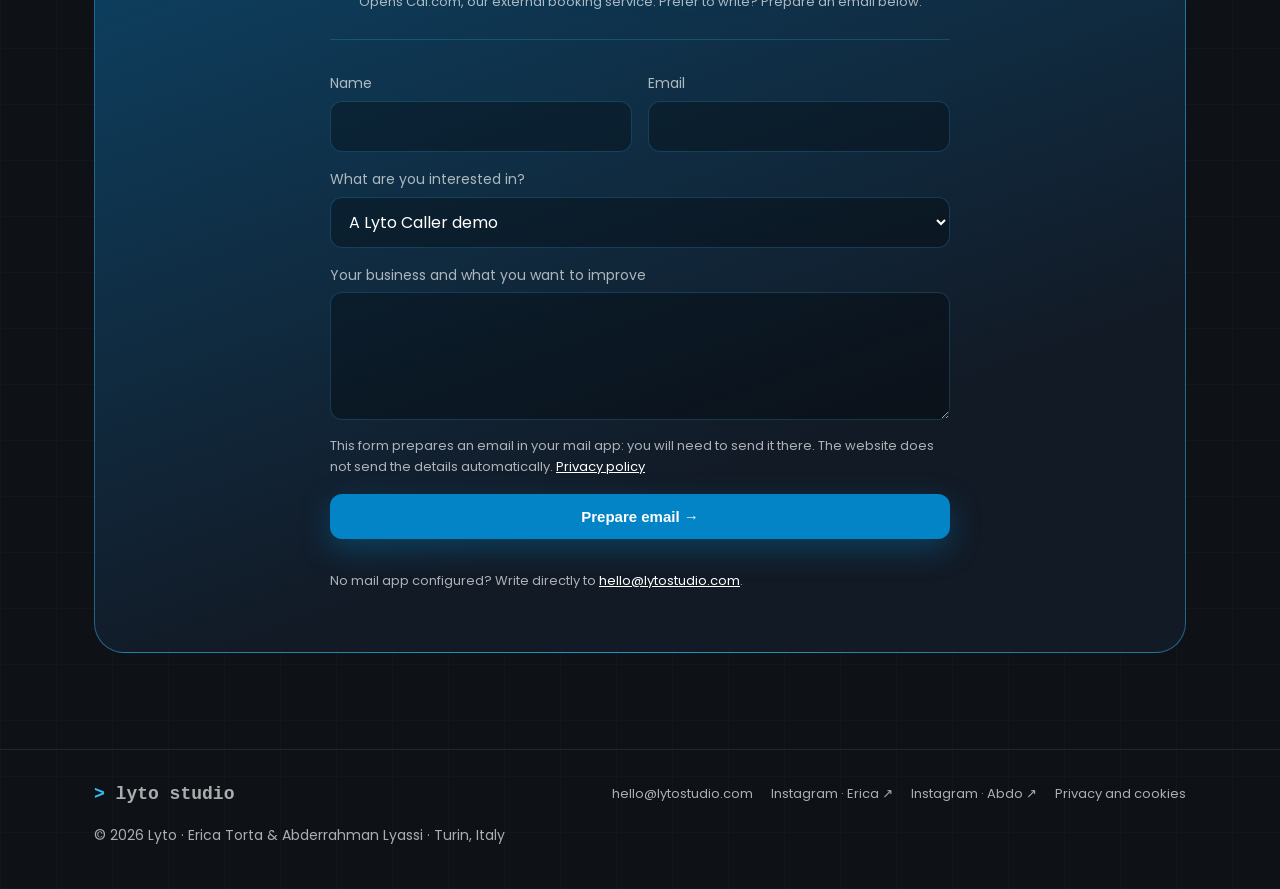
<file: en/lyto-caller/index.html>
<!doctype html>
<html lang="en">
<head>
<meta charset="utf-8">
<meta name="viewport" content="width=device-width, initial-scale=1">
<title>Lyto Caller · AI phone assistant for real estate agencies</title>
<meta name="description" content="Lyto Caller collects your agency’s phone enquiries. €149/month and €290 setup, with 300 minutes included. Request a demo.">
<link rel="canonical" href="https://lytostudio.com/en/lyto-caller/">
<link rel="alternate" hreflang="it" href="https://lytostudio.com/it/lyto-caller/">
<link rel="alternate" hreflang="en" href="https://lytostudio.com/en/lyto-caller/">
<link rel="alternate" hreflang="x-default" href="https://lytostudio.com/it/lyto-caller/">
<meta property="og:site_name" content="Lyto Studio">
<meta property="og:title" content="Lyto Caller · AI phone assistant for real estate agencies">
<meta property="og:description" content="Lyto Caller collects your agency’s phone enquiries. €149/month and €290 setup, with 300 minutes included. Request a demo.">
<meta property="og:type" content="website">
<meta property="og:url" content="https://lytostudio.com/en/lyto-caller/">
<meta property="og:image" content="https://lytostudio.com/assets/img/icon-512.png">
<meta property="og:locale" content="en_GB">
<meta name="twitter:card" content="summary">
<meta name="theme-color" content="#0E1116">
<link rel="icon" href="/favicon.svg" type="image/svg+xml">
<link rel="apple-touch-icon" href="/apple-touch-icon.png">
<link rel="manifest" href="/site.webmanifest">
<link rel="stylesheet" href="/assets/site.css">
<script type="application/ld+json">{"@context": "https://schema.org", "@type": "ProfessionalService", "name": "Lyto Studio", "url": "https://lytostudio.com", "email": "hello@lytostudio.com", "address": {"@type": "PostalAddress", "addressLocality": "Torino", "addressCountry": "IT"}, "availableLanguage": ["it", "en"]}</script>
<script src="/assets/site.js" defer>
</script>
</head>
<body>
<a class="skip" href="#main">Skip to content</a>
<nav aria-label="Main navigation">
<div class="wrap">
<a class="handle" href="/en/" aria-label="Lyto Studio">
<span class="p">&gt;</span> lyto<span class="cur" aria-hidden="true">
</span>
</a>
<div class="menu">
<a href="/en/websites/">Websites</a>
<a href="/en/automations/">Automations</a>
<a href="/en/lyto-caller/" aria-current="page">Lyto Caller</a>
<a href="#pricing">Pricing</a>
<a href="/en/#example">Work</a>
</div>
<div class="nav-r">
<div class="lang" aria-label="Language">
<a href="/it/lyto-caller/" lang="it" hreflang="it">IT</a>
<a href="/en/lyto-caller/" lang="en" hreflang="en" aria-current="page">EN</a>
</div>
<a class="btn btn-blue btn-sm nav-cta" href="#contact">Let’s talk</a>
</div>
</div>
<div class="mobile-nav">
<a href="/en/websites/">Websites</a>
<a href="/en/automations/">Automations</a>
<a href="/en/lyto-caller/" aria-current="page">Lyto Caller</a>
<a href="#pricing">Pricing</a>
</div>
</nav>
<main id="main">
<header class="hero">
<div class="wrap">
<div>
<span class="kicker">For real estate agencies</span>
<h1>While you are at a viewing,<br>
<mark>your agency keeps answering.</mark>
</h1>
<p class="lead">Lyto Caller is the AI voice assistant that collects enquiries from people buying, selling or renting and sends a summary with the details you need to call back.</p>
<div class="ctas">
<a class="btn btn-blue" href="#contact">Request a demo <span aria-hidden="true">→</span>
</a>
<a class="btn btn-ghost" href="#example">See an example <span aria-hidden="true">→</span>
</a>
</div>
<p class="quick-price">€149/month + €290 setup · <a href="#pricing">Scope and details</a>
</p>
<div class="trust">
<span>Costs agreed before we start</span>
<span>A dedicated contact</span>
<span>Italian and English</span>
</div>
</div>
<aside class="flow">
<p class="tag">Lyto Caller · illustrative example</p>
<div class="call-script">
<p>
<strong>Caller</strong>
<br>“Hello, I am the agency’s virtual assistant. How can I help?”</p>
<p>
<strong>Customer</strong>
<br>“I am looking for a two-bedroom rental in Turin.”</p>
<p>
<strong>Caller</strong>
<br>“Which area and budget? May I take a contact number so the team can call you back?”</p>
</div>
<div class="summary-box">Agency summary: rental enquiry · two bedrooms · area, budget and contact details collected during the conversation.</div>
<p class="example">Simulated conversation. Request a demo to hear the system.</p>
</aside>
</div>
</header>
<section id="example">
<div class="wrap">
<span class="kicker">Before activation</span>
<h2>Hear it. Try it. <mark>Decide with clarity.</mark>
</h2>
<div class="comparison">
<div>
<h3>A demo for your business</h3>
<p>Tell us what enquiries you receive. In the demonstration we review the tone, questions and summary, including how to handle requests that need a person.</p>
</div>
<div>
<h3>Activation after testing</h3>
<p>We prepare information, rules and contact details. We agree timing and call-forwarding setup, then test the expected cases before activating the service.</p>
</div>
</div>
</div>
</section>
<section id="pricing">
<div class="wrap">
<span class="kicker">One simple plan</span>
<h2>Setup and usage, <mark>clearly explained.</mark>
</h2>
<div class="plans two">
<article class="plan hot">
<h3 class="nm">Lyto Caller</h3>
<p class="pr">€149<small>/month + €290 setup</small>
</p>
<p class="when">One office · one connected number</p>
<ul>
<li>300 minutes per month included</li>
<li>Additional minutes: €0.30/min</li>
<li>Collection of agreed enquiry details</li>
<li>Enquiry summaries on WhatsApp</li>
<li>Initial setup and testing</li>
</ul>
<a class="btn btn-blue" href="#contact">Request a demo <span aria-hidden="true">→</span>
</a>
</article>
<article class="plan">
<h3 class="nm">What does it cost in practice?</h3>
<p>First month, within 300 minutes: <strong>€439</strong>, including setup.</p>
<p>Following months, within 300 minutes: <strong>€149/month</strong>.</p>
<p>With 450 minutes in a month: €149 + 150 × €0.30 = <strong>€194</strong>, plus setup if it is the first month.</p>
<p>Additional offices, numbers and integrations: custom proposal.</p>
</article>
</div>
<p class="price-note">No mandatory annual plan. Cancellation notice, start date and minute accounting are specified in the proposal. Any call-forwarding charges from your phone provider are excluded. VAT excluded where applicable.</p>
</div>
</section>
<section id="faq">
<div class="wrap">
<span class="kicker">Before you decide</span>
<h2>The answers <mark>you need.</mark>
</h2>
<div class="faq">
<details>
<summary>Do I need to change my number?</summary>
<p>The planned configuration uses call forwarding. We check compatibility and any charges from your phone provider first.</p>
</details>
<details>
<summary>What happens if it does not know an answer?</summary>
<p>We define the information it can use and the cases to pass to the agency. The planned workflow collects a callback number without promising unconfirmed availability or terms.</p>
</details>
<details>
<summary>Can it book appointments and use property listings?</summary>
<p>It depends on your agency’s tools. Calendars, listings and integrations are checked and quoted in the proposal; they are not automatically included in the base plan.</p>
</details>
<details>
<summary>Can I listen to a recording here?</summary>
<p>This page shows a written simulated conversation. Request a demo to hear and try the system before deciding.</p>
</details>
</div>
</div>
</section>
<section id="contact">
<div class="wrap">
<div class="final">
<span class="kicker">Start with a conversation</span>
<h2>Try Caller for <mark>your agency.</mark>
</h2>
<p class="lead">You do not need technical knowledge. Tell us about your business and the problem you want to solve. The first 20-minute call is free.</p>
<div class="ctas">
<a class="btn btn-blue" href="https://cal.com/lyto-studio/20min">Book on our calendar <span aria-hidden="true">→</span>
</a>
</div>
<p class="contact-note">Opens Cal.com, our external booking service. Prefer to write? Prepare an email below.</p>
<form class="cform" id="cform">
<div class="row">
<label>Name<input name="name" required autocomplete="name" maxlength="120">
</label>
<label>Email<input name="email" type="email" required autocomplete="email" maxlength="254">
</label>
</div>
<label>What are you interested in?<select name="topic">
<option value="unsure">I would like advice</option>
<option value="website">A website</option>
<option value="automation">An automation or AI assistant</option>
<option value="caller" selected>A Lyto Caller demo</option>
</select>
</label>
<label>Your business and what you want to improve<textarea name="message" rows="4" required maxlength="4000">
</textarea>
</label>
<p class="fine">This form prepares an email in your mail app: you will need to send it there. The website does not send the details automatically. <a href="/privacy.html?lang=en">Privacy policy</a>
</p>
<button class="btn btn-blue" type="submit">Prepare email →</button>
<p id="fmsg" class="fmsg" role="status" aria-live="polite">
</p>
<p class="fine">No mail app configured? Write directly to <a href="mailto:hello@lytostudio.com">hello@lytostudio.com</a>.</p>
</form>
</div>
</div>
</section>
</main>
<footer>
<div class="wrap">
<a class="handle" href="/en/">
<span class="p">&gt;</span> lyto studio</a>
<div class="links">
<a href="mailto:hello@lytostudio.com">hello@lytostudio.com</a>
<a href="https://www.instagram.com/ms.lyto/" target="_blank" rel="noopener">Instagram · Erica ↗</a>
<a href="https://www.instagram.com/mr.lyto/" target="_blank" rel="noopener">Instagram · Abdo ↗</a>
<a href="/privacy.html?lang=en">Privacy and cookies</a>
</div>
<p class="legal-f">© 2026 Lyto · Erica Torta &amp; Abderrahman Lyassi · Turin, Italy</p>
</div>
</footer>
</body>
</html>
</file>
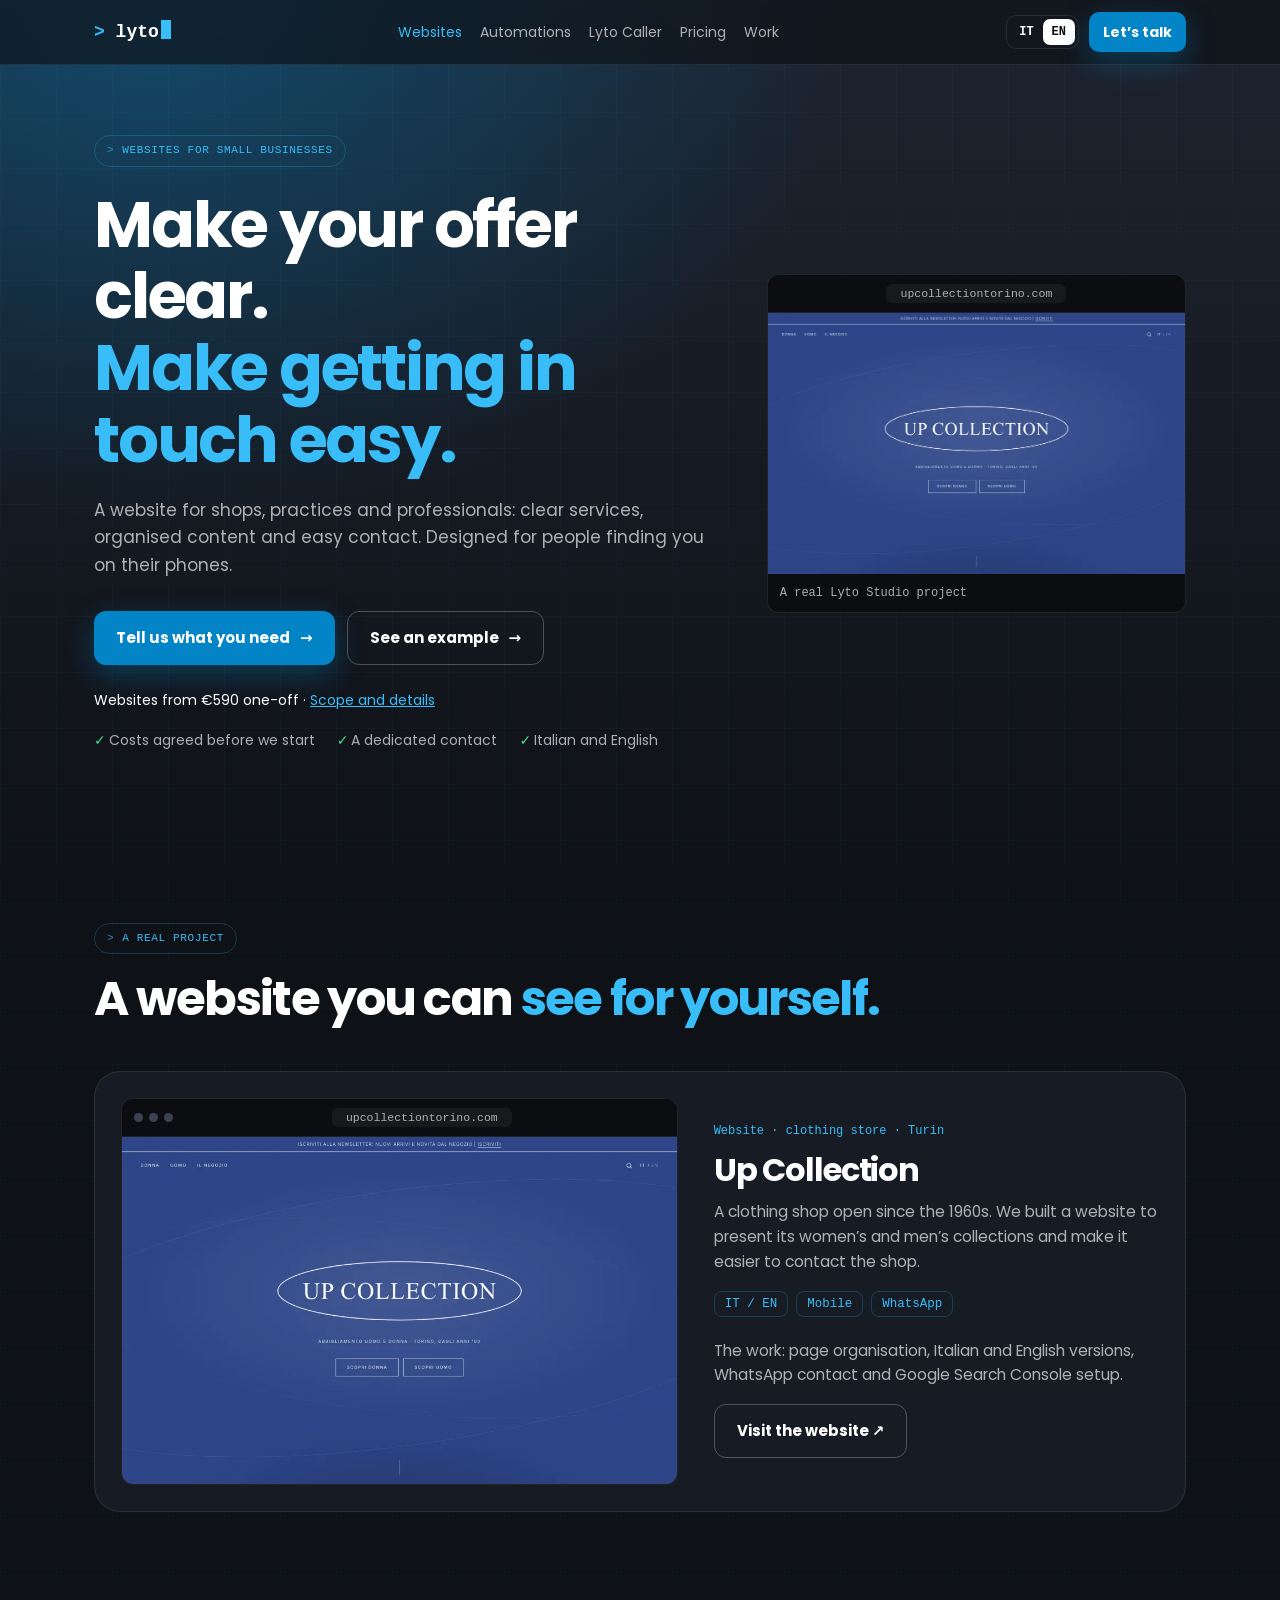
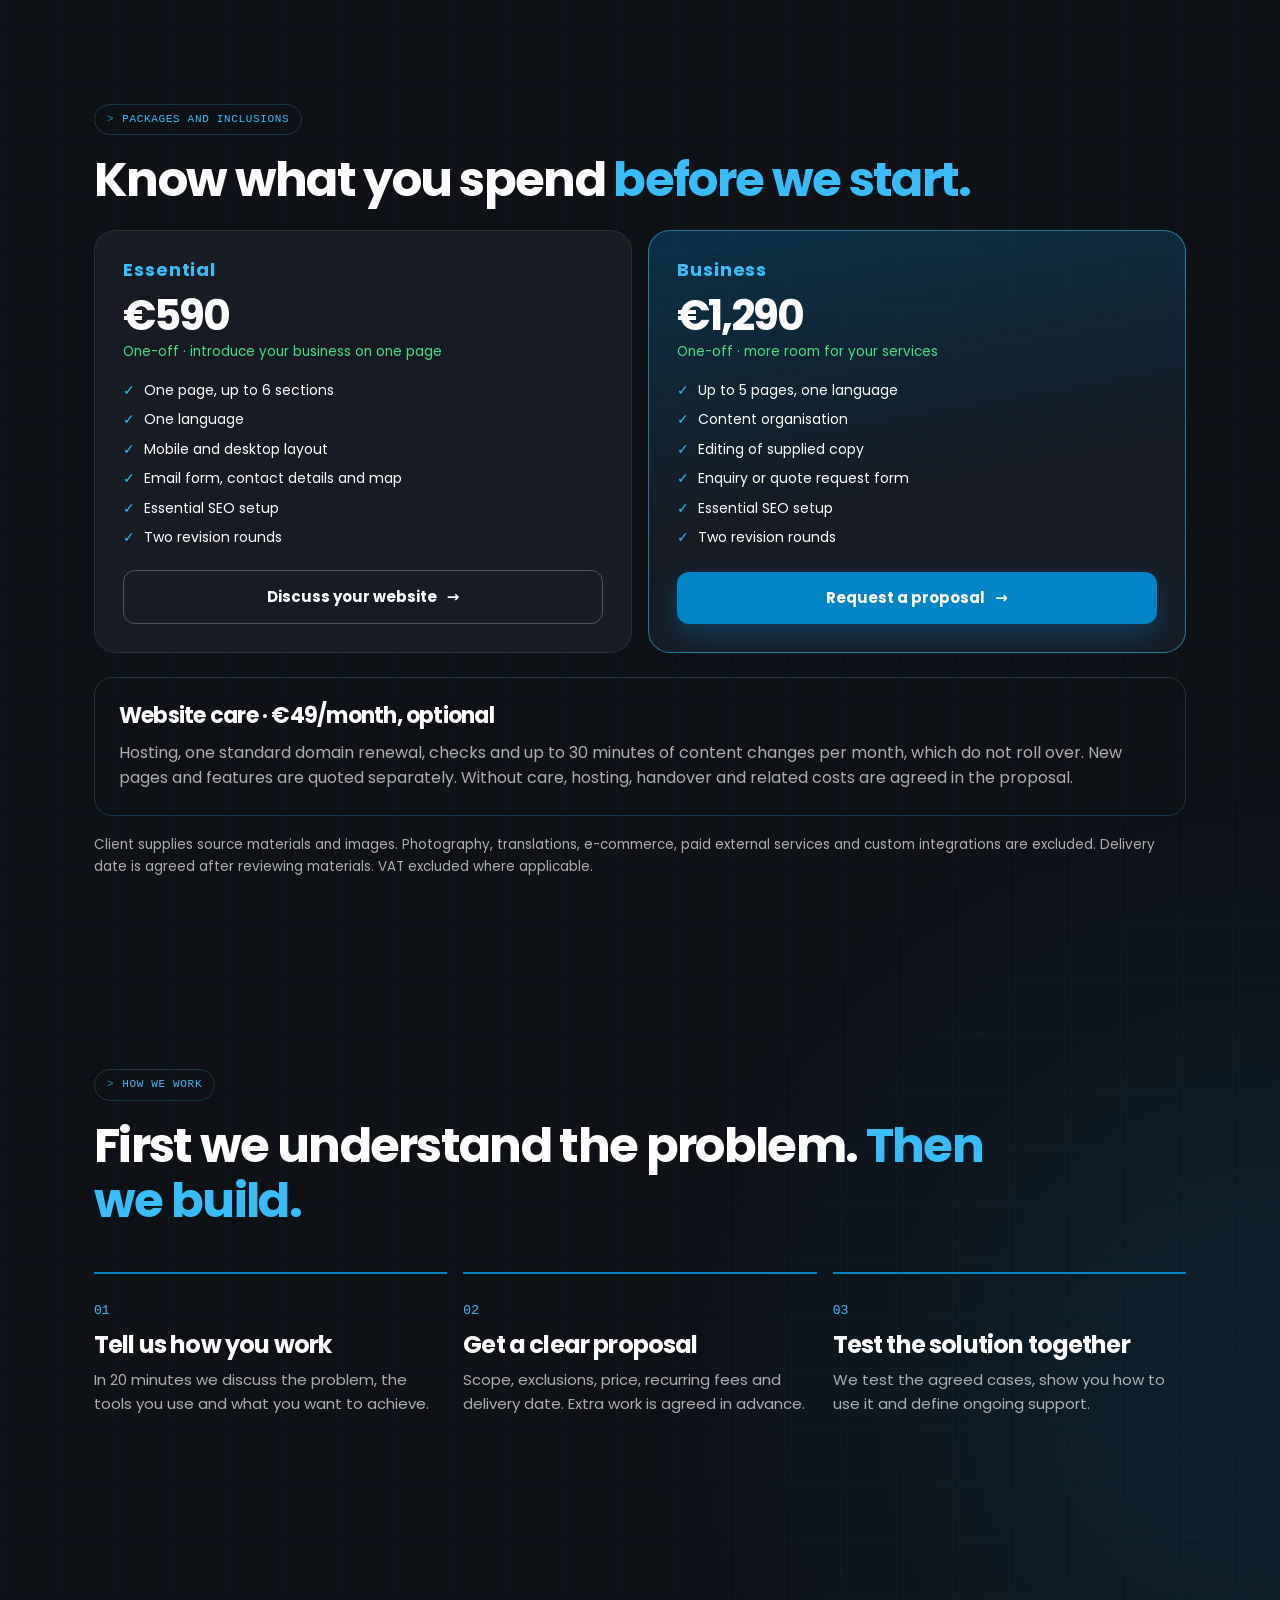
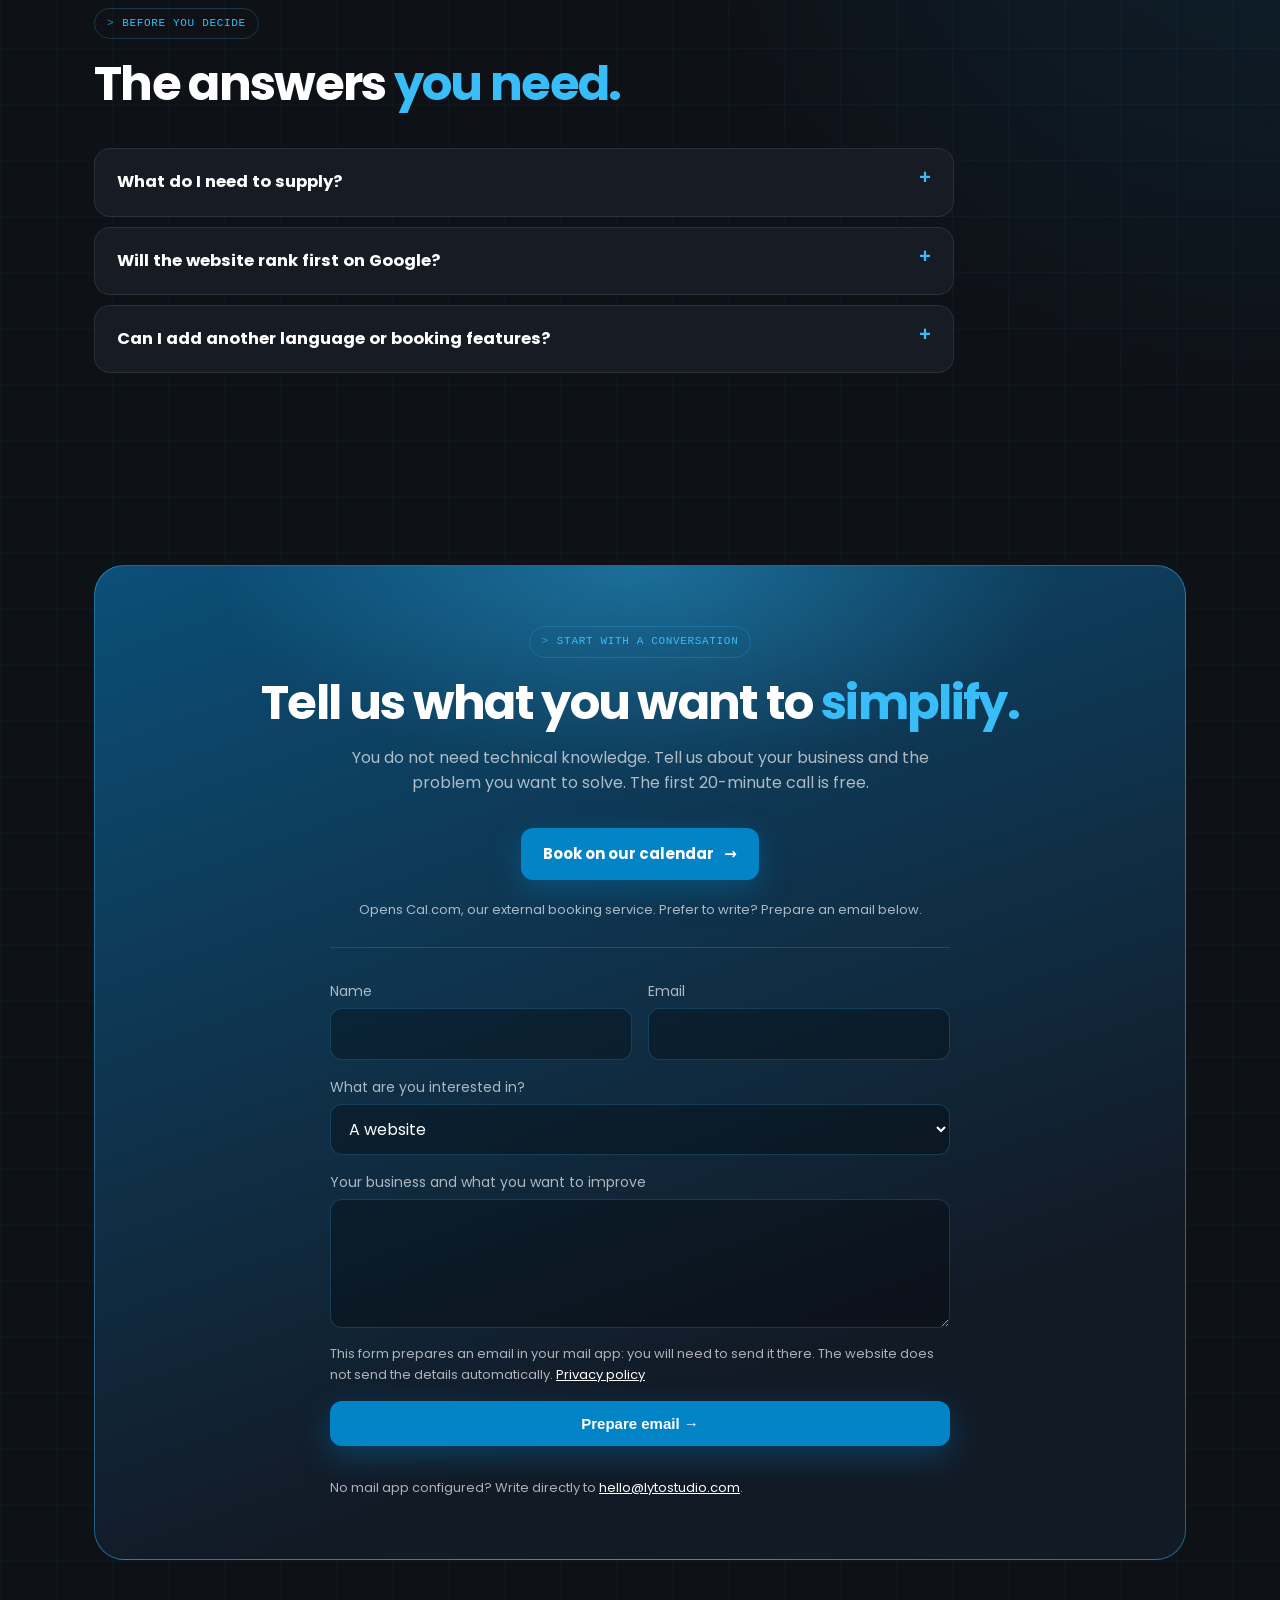
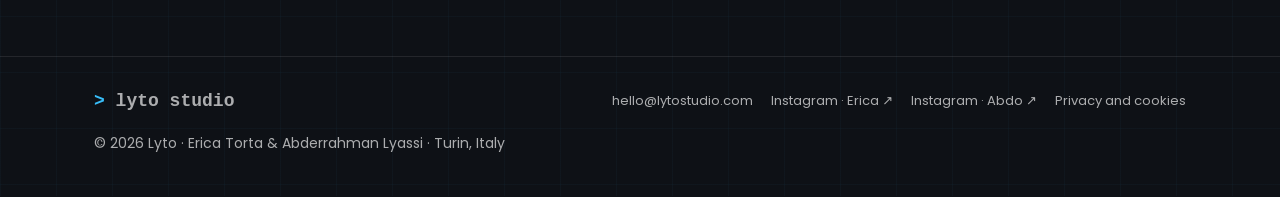
<file: en/websites/index.html>
<!doctype html>
<html lang="en">
<head>
<meta charset="utf-8">
<meta name="viewport" content="width=device-width, initial-scale=1">
<title>Lyto Studio · Websites for small businesses · from €590</title>
<meta name="description" content="Websites from €590, up to 5 pages for €1,290. Clear packages, optional care and a real project to explore.">
<link rel="canonical" href="https://lytostudio.com/en/websites/">
<link rel="alternate" hreflang="it" href="https://lytostudio.com/it/siti/">
<link rel="alternate" hreflang="en" href="https://lytostudio.com/en/websites/">
<link rel="alternate" hreflang="x-default" href="https://lytostudio.com/it/siti/">
<meta property="og:site_name" content="Lyto Studio">
<meta property="og:title" content="Lyto Studio · Websites for small businesses · from €590">
<meta property="og:description" content="Websites from €590, up to 5 pages for €1,290. Clear packages, optional care and a real project to explore.">
<meta property="og:type" content="website">
<meta property="og:url" content="https://lytostudio.com/en/websites/">
<meta property="og:image" content="https://lytostudio.com/assets/img/icon-512.png">
<meta property="og:locale" content="en_GB">
<meta name="twitter:card" content="summary">
<meta name="theme-color" content="#0E1116">
<link rel="icon" href="/favicon.svg" type="image/svg+xml">
<link rel="apple-touch-icon" href="/apple-touch-icon.png">
<link rel="manifest" href="/site.webmanifest">
<link rel="stylesheet" href="/assets/site.css">
<script type="application/ld+json">{"@context": "https://schema.org", "@type": "ProfessionalService", "name": "Lyto Studio", "url": "https://lytostudio.com", "email": "hello@lytostudio.com", "address": {"@type": "PostalAddress", "addressLocality": "Torino", "addressCountry": "IT"}, "availableLanguage": ["it", "en"]}</script>
<script src="/assets/site.js" defer>
</script>
</head>
<body>
<a class="skip" href="#main">Skip to content</a>
<nav aria-label="Main navigation">
<div class="wrap">
<a class="handle" href="/en/" aria-label="Lyto Studio">
<span class="p">&gt;</span> lyto<span class="cur" aria-hidden="true">
</span>
</a>
<div class="menu">
<a href="/en/websites/" aria-current="page">Websites</a>
<a href="/en/automations/">Automations</a>
<a href="/en/lyto-caller/">Lyto Caller</a>
<a href="#pricing">Pricing</a>
<a href="/en/#example">Work</a>
</div>
<div class="nav-r">
<div class="lang" aria-label="Language">
<a href="/it/siti/" lang="it" hreflang="it">IT</a>
<a href="/en/websites/" lang="en" hreflang="en" aria-current="page">EN</a>
</div>
<a class="btn btn-blue btn-sm nav-cta" href="#contact">Let’s talk</a>
</div>
</div>
<div class="mobile-nav">
<a href="/en/websites/" aria-current="page">Websites</a>
<a href="/en/automations/">Automations</a>
<a href="/en/lyto-caller/">Lyto Caller</a>
<a href="#pricing">Pricing</a>
</div>
</nav>
<main id="main">
<header class="hero">
<div class="wrap">
<div>
<span class="kicker">Websites for small businesses</span>
<h1>Make your offer clear.<br>
<mark>Make getting in touch easy.</mark>
</h1>
<p class="lead">A website for shops, practices and professionals: clear services, organised content and easy contact. Designed for people finding you on their phones.</p>
<div class="ctas">
<a class="btn btn-blue" href="#contact">Tell us what you need <span aria-hidden="true">→</span>
</a>
<a class="btn btn-ghost" href="#example">See an example <span aria-hidden="true">→</span>
</a>
</div>
<p class="quick-price">Websites from €590 one-off · <a href="#pricing">Scope and details</a>
</p>
<div class="trust">
<span>Costs agreed before we start</span>
<span>A dedicated contact</span>
<span>Italian and English</span>
</div>
</div>
<div class="browser">
<div class="bar">
<span>upcollectiontorino.com</span>
</div>
<img src="/assets/img/work-upcollection.webp" width="1000" height="625" alt="Up Collection website built by Lyto">
<p class="term-note">A real Lyto Studio project</p>
</div>
</div>
</header>
<section id="example">
<div class="wrap">
<span class="kicker">A real project</span>
<h2>A website you can <mark>see for yourself.</mark>
</h2>
<article class="work">
<div class="browser">
<div class="bar">
<i>
</i>
<i>
</i>
<i>
</i>
<span>upcollectiontorino.com</span>
</div>
<img src="/assets/img/work-upcollection.webp" width="1000" height="625" loading="lazy" alt="Up Collection website homepage">
</div>
<div>
<p class="label">Website · clothing store · Turin</p>
<h3>Up Collection</h3>
<p>A clothing shop open since the 1960s. We built a website to present its women’s and men’s collections and make it easier to contact the shop.</p>
<div class="chips">
<span>IT / EN</span>
<span>Mobile</span>
<span>WhatsApp</span>
</div>
<p>The work: page organisation, Italian and English versions, WhatsApp contact and Google Search Console setup.</p>
<a class="btn btn-ghost" href="https://upcollectiontorino.com" target="_blank" rel="noopener">Visit the website ↗</a>
</div>
</article>
</div>
</section>
<section id="pricing">
<div class="wrap">
<span class="kicker">Packages and inclusions</span>
<h2>Know what you spend <mark>before we start.</mark>
</h2>
<div class="plans two">
<article class="plan">
<h3 class="nm">Essential</h3>
<p class="pr">€590</p>
<p class="when">One-off · introduce your business on one page</p>
<ul>
<li>One page, up to 6 sections</li>
<li>One language</li>
<li>Mobile and desktop layout</li>
<li>Email form, contact details and map</li>
<li>Essential SEO setup</li>
<li>Two revision rounds</li>
</ul>
<a class="btn btn-ghost" href="#contact">Discuss your website <span aria-hidden="true">→</span>
</a>
</article>
<article class="plan hot">
<h3 class="nm">Business</h3>
<p class="pr">€1,290</p>
<p class="when">One-off · more room for your services</p>
<ul>
<li>Up to 5 pages, one language</li>
<li>Content organisation</li>
<li>Editing of supplied copy</li>
<li>Enquiry or quote request form</li>
<li>Essential SEO setup</li>
<li>Two revision rounds</li>
</ul>
<a class="btn btn-blue" href="#contact">Request a proposal <span aria-hidden="true">→</span>
</a>
</article>
</div>
<aside class="optional">
<h3>Website care · €49/month, optional</h3>
<p>Hosting, one standard domain renewal, checks and up to 30 minutes of content changes per month, which do not roll over. New pages and features are quoted separately. Without care, hosting, handover and related costs are agreed in the proposal.</p>
</aside>
<p class="price-note">Client supplies source materials and images. Photography, translations, e-commerce, paid external services and custom integrations are excluded. Delivery date is agreed after reviewing materials. VAT excluded where applicable.</p>
</div>
</section>
<section id="how">
<div class="wrap">
<span class="kicker">How we work</span>
<h2>First we understand the problem. <mark>Then we build.</mark>
</h2>
<div class="steps">
<article class="step">
<span class="k">01</span>
<h3>Tell us how you work</h3>
<p>In 20 minutes we discuss the problem, the tools you use and what you want to achieve.</p>
</article>
<article class="step">
<span class="k">02</span>
<h3>Get a clear proposal</h3>
<p>Scope, exclusions, price, recurring fees and delivery date. Extra work is agreed in advance.</p>
</article>
<article class="step">
<span class="k">03</span>
<h3>Test the solution together</h3>
<p>We test the agreed cases, show you how to use it and define ongoing support.</p>
</article>
</div>
</div>
</section>
<section id="faq">
<div class="wrap">
<span class="kicker">Before you decide</span>
<h2>The answers <mark>you need.</mark>
</h2>
<div class="faq">
<details>
<summary>What do I need to supply?</summary>
<p>Your logo, usable images, business information and draft copy. Business includes content organisation and editing of supplied text.</p>
</details>
<details>
<summary>Will the website rank first on Google?</summary>
<p>We do not promise rankings. Essential SEO helps search engines understand the pages; visibility and results also depend on content, competition and ongoing work.</p>
</details>
<details>
<summary>Can I add another language or booking features?</summary>
<p>Yes, we assess them in the proposal. Translations, custom booking logic and paid external tools are not automatically included.</p>
</details>
</div>
</div>
</section>
<section id="contact">
<div class="wrap">
<div class="final">
<span class="kicker">Start with a conversation</span>
<h2>Tell us what you want to <mark>simplify.</mark>
</h2>
<p class="lead">You do not need technical knowledge. Tell us about your business and the problem you want to solve. The first 20-minute call is free.</p>
<div class="ctas">
<a class="btn btn-blue" href="https://cal.com/lyto-studio/20min">Book on our calendar <span aria-hidden="true">→</span>
</a>
</div>
<p class="contact-note">Opens Cal.com, our external booking service. Prefer to write? Prepare an email below.</p>
<form class="cform" id="cform">
<div class="row">
<label>Name<input name="name" required autocomplete="name" maxlength="120">
</label>
<label>Email<input name="email" type="email" required autocomplete="email" maxlength="254">
</label>
</div>
<label>What are you interested in?<select name="topic">
<option value="unsure">I would like advice</option>
<option value="website" selected>A website</option>
<option value="automation">An automation or AI assistant</option>
<option value="caller">A Lyto Caller demo</option>
</select>
</label>
<label>Your business and what you want to improve<textarea name="message" rows="4" required maxlength="4000">
</textarea>
</label>
<p class="fine">This form prepares an email in your mail app: you will need to send it there. The website does not send the details automatically. <a href="/privacy.html?lang=en">Privacy policy</a>
</p>
<button class="btn btn-blue" type="submit">Prepare email →</button>
<p id="fmsg" class="fmsg" role="status" aria-live="polite">
</p>
<p class="fine">No mail app configured? Write directly to <a href="mailto:hello@lytostudio.com">hello@lytostudio.com</a>.</p>
</form>
</div>
</div>
</section>
</main>
<footer>
<div class="wrap">
<a class="handle" href="/en/">
<span class="p">&gt;</span> lyto studio</a>
<div class="links">
<a href="mailto:hello@lytostudio.com">hello@lytostudio.com</a>
<a href="https://www.instagram.com/ms.lyto/" target="_blank" rel="noopener">Instagram · Erica ↗</a>
<a href="https://www.instagram.com/mr.lyto/" target="_blank" rel="noopener">Instagram · Abdo ↗</a>
<a href="/privacy.html?lang=en">Privacy and cookies</a>
</div>
<p class="legal-f">© 2026 Lyto · Erica Torta &amp; Abderrahman Lyassi · Turin, Italy</p>
</div>
</footer>
</body>
</html>
</file>
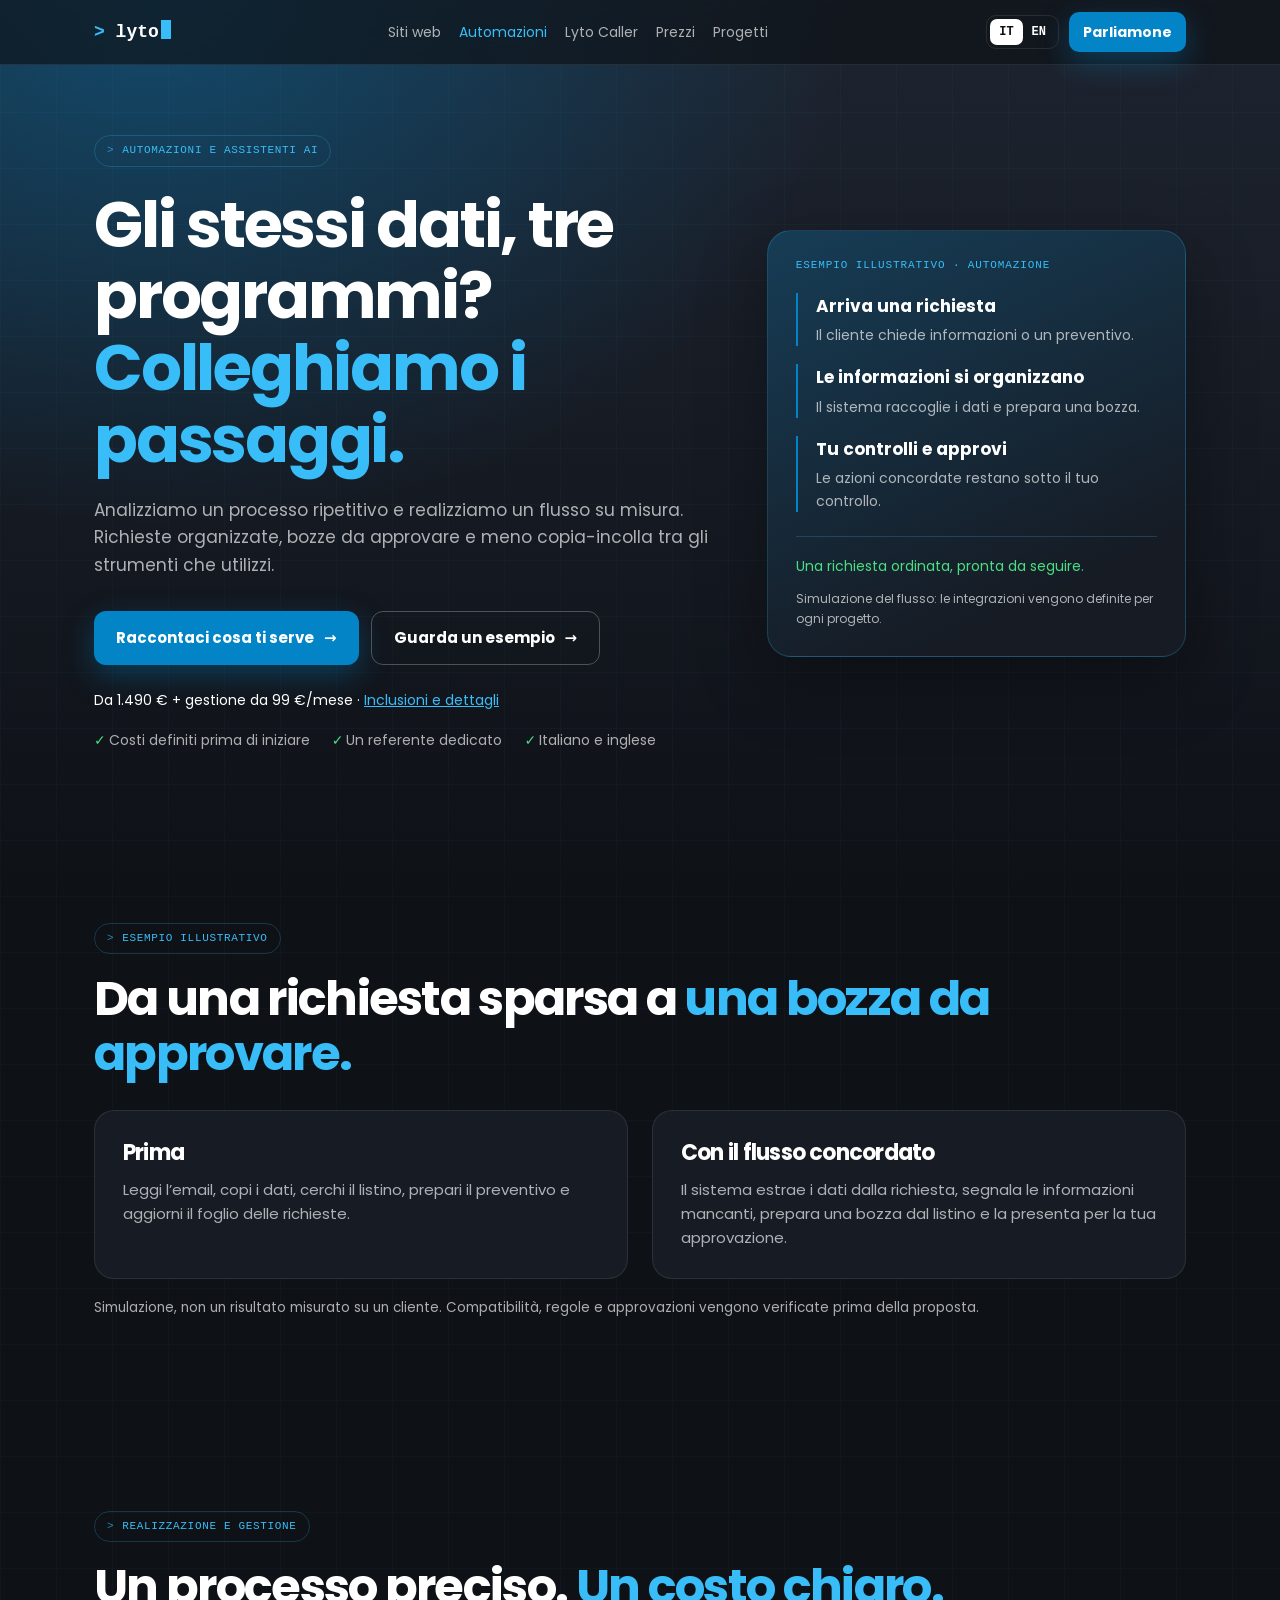
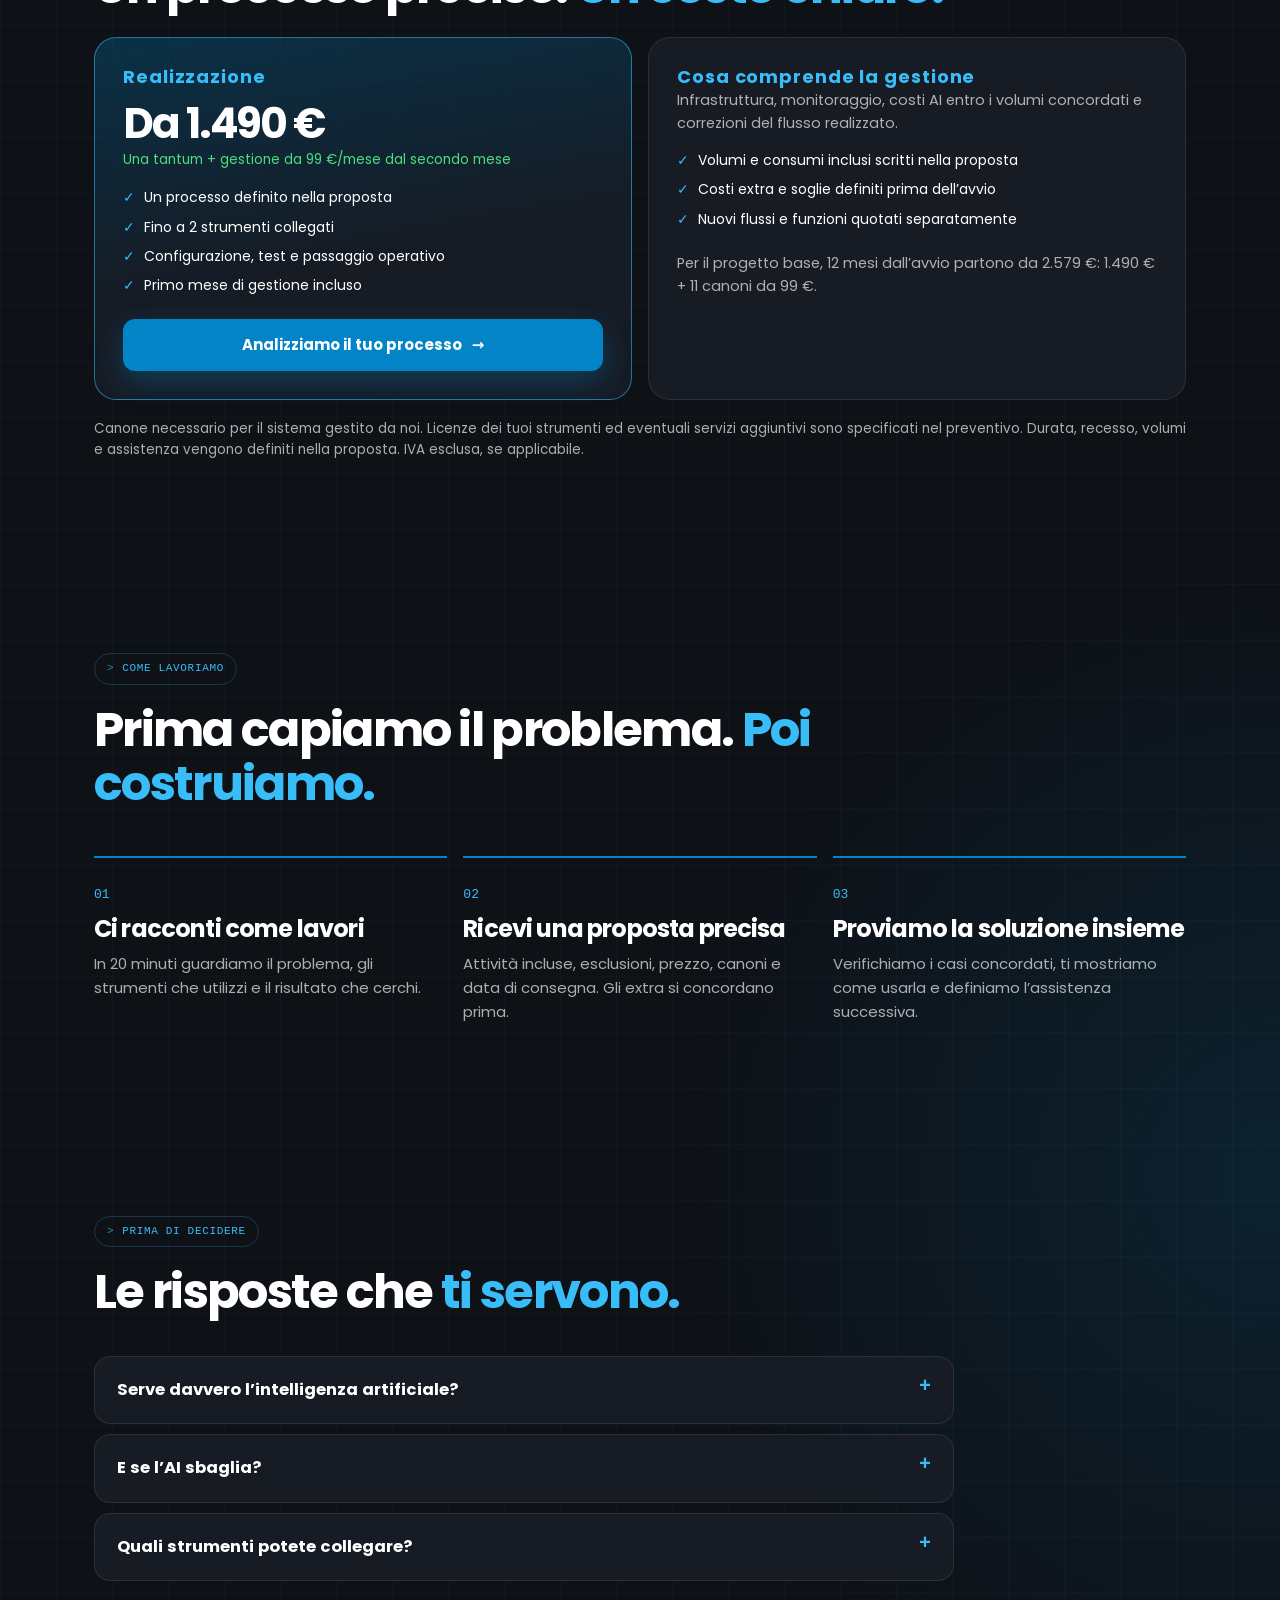
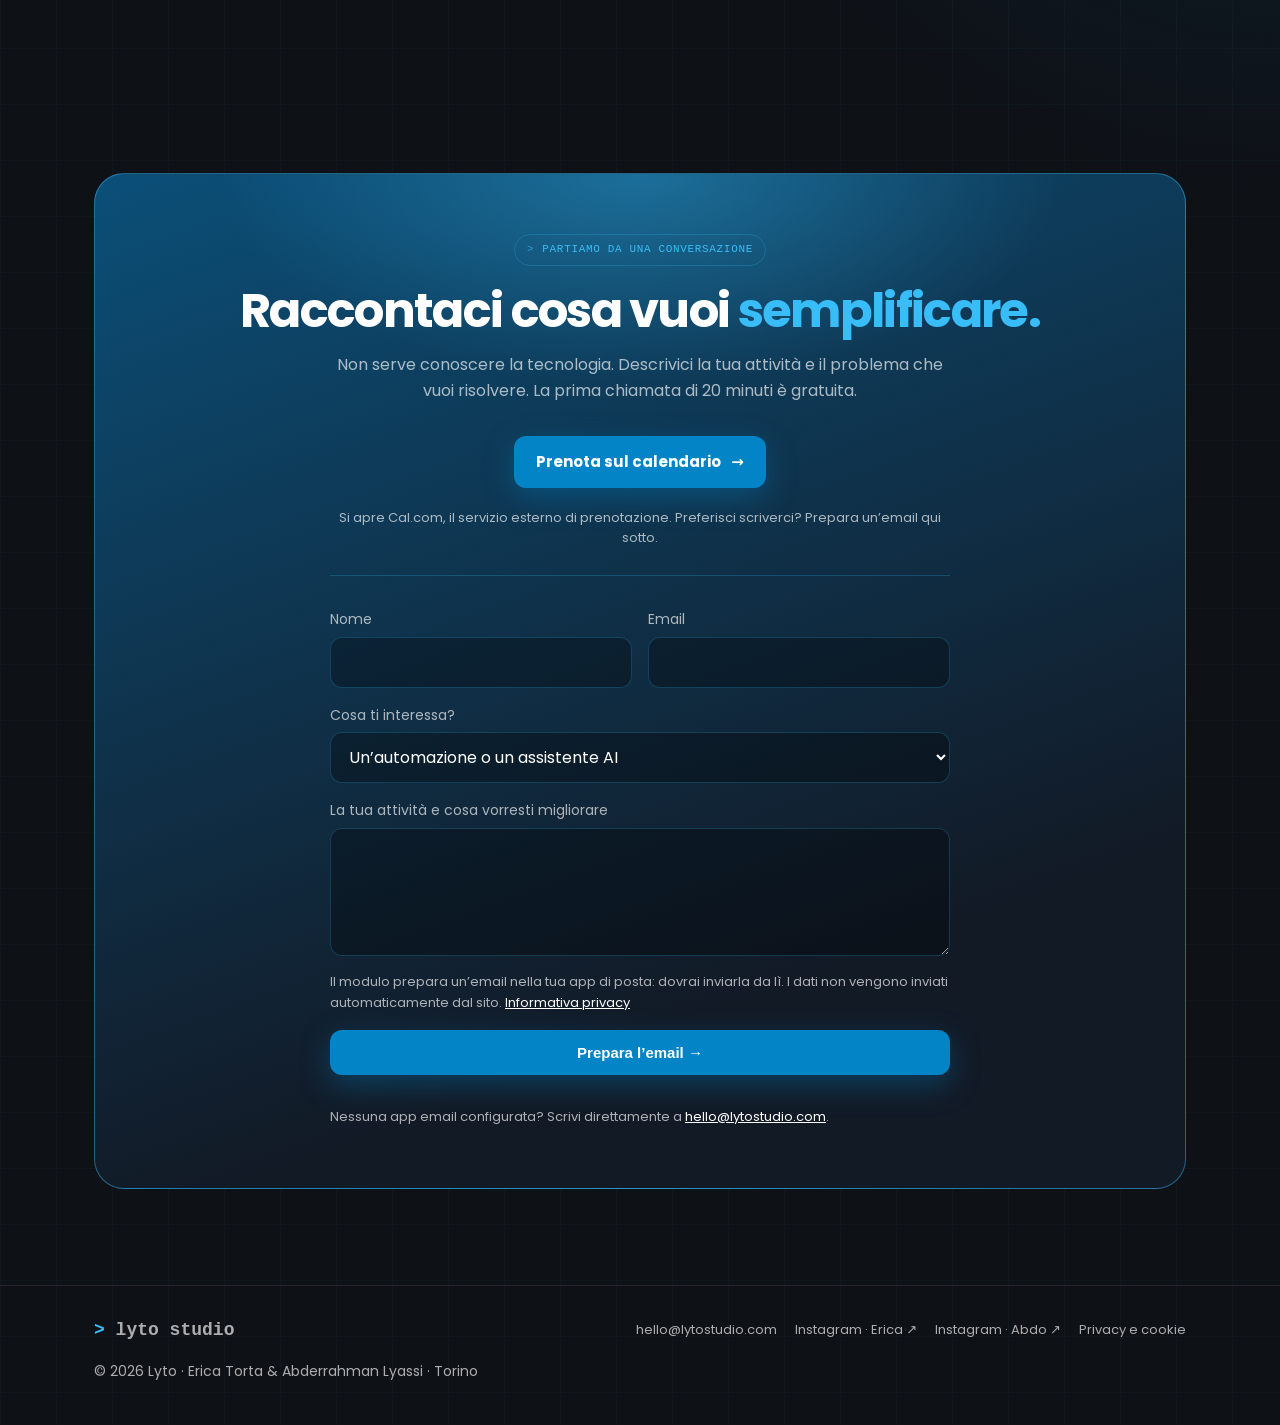
<file: it/automazioni/index.html>
<!doctype html>
<html lang="it">
<head>
<meta charset="utf-8">
<meta name="viewport" content="width=device-width, initial-scale=1">
<title>Lyto Studio · Automazioni e assistenti AI · costi e inclusioni</title>
<meta name="description" content="Automatizza un processo ripetitivo. Realizzazione da 1.490 € e gestione da 99 €/mese, con volumi e controlli concordati.">
<link rel="canonical" href="https://lytostudio.com/it/automazioni/">
<link rel="alternate" hreflang="it" href="https://lytostudio.com/it/automazioni/">
<link rel="alternate" hreflang="en" href="https://lytostudio.com/en/automations/">
<link rel="alternate" hreflang="x-default" href="https://lytostudio.com/it/automazioni/">
<meta property="og:site_name" content="Lyto Studio">
<meta property="og:title" content="Lyto Studio · Automazioni e assistenti AI · costi e inclusioni">
<meta property="og:description" content="Automatizza un processo ripetitivo. Realizzazione da 1.490 € e gestione da 99 €/mese, con volumi e controlli concordati.">
<meta property="og:type" content="website">
<meta property="og:url" content="https://lytostudio.com/it/automazioni/">
<meta property="og:image" content="https://lytostudio.com/assets/img/icon-512.png">
<meta property="og:locale" content="it_IT">
<meta name="twitter:card" content="summary">
<meta name="theme-color" content="#0E1116">
<link rel="icon" href="/favicon.svg" type="image/svg+xml">
<link rel="apple-touch-icon" href="/apple-touch-icon.png">
<link rel="manifest" href="/site.webmanifest">
<link rel="stylesheet" href="/assets/site.css">
<script type="application/ld+json">{"@context": "https://schema.org", "@type": "ProfessionalService", "name": "Lyto Studio", "url": "https://lytostudio.com", "email": "hello@lytostudio.com", "address": {"@type": "PostalAddress", "addressLocality": "Torino", "addressCountry": "IT"}, "availableLanguage": ["it", "en"]}</script>
<script src="/assets/site.js" defer>
</script>
</head>
<body>
<a class="skip" href="#main">Vai al contenuto</a>
<nav aria-label="Navigazione principale">
<div class="wrap">
<a class="handle" href="/it/" aria-label="Lyto Studio">
<span class="p">&gt;</span> lyto<span class="cur" aria-hidden="true">
</span>
</a>
<div class="menu">
<a href="/it/siti/">Siti web</a>
<a href="/it/automazioni/" aria-current="page">Automazioni</a>
<a href="/it/lyto-caller/">Lyto Caller</a>
<a href="#pricing">Prezzi</a>
<a href="/it/#example">Progetti</a>
</div>
<div class="nav-r">
<div class="lang" aria-label="Lingua">
<a href="/it/automazioni/" lang="it" hreflang="it" aria-current="page">IT</a>
<a href="/en/automations/" lang="en" hreflang="en">EN</a>
</div>
<a class="btn btn-blue btn-sm nav-cta" href="#contact">Parliamone</a>
</div>
</div>
<div class="mobile-nav">
<a href="/it/siti/">Siti web</a>
<a href="/it/automazioni/" aria-current="page">Automazioni</a>
<a href="/it/lyto-caller/">Lyto Caller</a>
<a href="#pricing">Prezzi</a>
</div>
</nav>
<main id="main">
<header class="hero">
<div class="wrap">
<div>
<span class="kicker">Automazioni e assistenti AI</span>
<h1>Gli stessi dati, tre programmi?<br>
<mark>Colleghiamo i passaggi.</mark>
</h1>
<p class="lead">Analizziamo un processo ripetitivo e realizziamo un flusso su misura. Richieste organizzate, bozze da approvare e meno copia-incolla tra gli strumenti che utilizzi.</p>
<div class="ctas">
<a class="btn btn-blue" href="#contact">Raccontaci cosa ti serve <span aria-hidden="true">→</span>
</a>
<a class="btn btn-ghost" href="#example">Guarda un esempio <span aria-hidden="true">→</span>
</a>
</div>
<p class="quick-price">Da 1.490 € + gestione da 99 €/mese · <a href="#pricing">Inclusioni e dettagli</a>
</p>
<div class="trust">
<span>Costi definiti prima di iniziare</span>
<span>Un referente dedicato</span>
<span>Italiano e inglese</span>
</div>
</div>
<aside class="flow">
<p class="tag">Esempio illustrativo · automazione</p>
<ol>
<li>
<strong>Arriva una richiesta</strong>
<p>Il cliente chiede informazioni o un preventivo.</p>
</li>
<li>
<strong>Le informazioni si organizzano</strong>
<p>Il sistema raccoglie i dati e prepara una bozza.</p>
</li>
<li>
<strong>Tu controlli e approvi</strong>
<p>Le azioni concordate restano sotto il tuo controllo.</p>
</li>
</ol>
<p class="result">Una richiesta ordinata, pronta da seguire.</p>
<p class="example">Simulazione del flusso: le integrazioni vengono definite per ogni progetto.</p>
</aside>
</div>
</header>
<section id="example">
<div class="wrap">
<span class="kicker">Esempio illustrativo</span>
<h2>Da una richiesta sparsa a <mark>una bozza da approvare.</mark>
</h2>
<div class="comparison">
<div>
<h3>Prima</h3>
<p>Leggi l’email, copi i dati, cerchi il listino, prepari il preventivo e aggiorni il foglio delle richieste.</p>
</div>
<div>
<h3>Con il flusso concordato</h3>
<p>Il sistema estrae i dati dalla richiesta, segnala le informazioni mancanti, prepara una bozza dal listino e la presenta per la tua approvazione.</p>
</div>
</div>
<p class="price-note">Simulazione, non un risultato misurato su un cliente. Compatibilità, regole e approvazioni vengono verificate prima della proposta.</p>
</div>
</section>
<section id="pricing">
<div class="wrap">
<span class="kicker">Realizzazione e gestione</span>
<h2>Un processo preciso. <mark>Un costo chiaro.</mark>
</h2>
<div class="plans two">
<article class="plan hot">
<h3 class="nm">Realizzazione</h3>
<p class="pr">Da 1.490 €</p>
<p class="when">Una tantum + gestione da 99 €/mese dal secondo mese</p>
<ul>
<li>Un processo definito nella proposta</li>
<li>Fino a 2 strumenti collegati</li>
<li>Configurazione, test e passaggio operativo</li>
<li>Primo mese di gestione incluso</li>
</ul>
<a class="btn btn-blue" href="#contact">Analizziamo il tuo processo <span aria-hidden="true">→</span>
</a>
</article>
<article class="plan">
<h3 class="nm">Cosa comprende la gestione</h3>
<p>Infrastruttura, monitoraggio, costi AI entro i volumi concordati e correzioni del flusso realizzato.</p>
<ul>
<li>Volumi e consumi inclusi scritti nella proposta</li>
<li>Costi extra e soglie definiti prima dell’avvio</li>
<li>Nuovi flussi e funzioni quotati separatamente</li>
</ul>
<p>Per il progetto base, 12 mesi dall’avvio partono da 2.579 €: 1.490 € + 11 canoni da 99 €.</p>
</article>
</div>
<p class="price-note">Canone necessario per il sistema gestito da noi. Licenze dei tuoi strumenti ed eventuali servizi aggiuntivi sono specificati nel preventivo. Durata, recesso, volumi e assistenza vengono definiti nella proposta. IVA esclusa, se applicabile.</p>
</div>
</section>
<section id="how">
<div class="wrap">
<span class="kicker">Come lavoriamo</span>
<h2>Prima capiamo il problema. <mark>Poi costruiamo.</mark>
</h2>
<div class="steps">
<article class="step">
<span class="k">01</span>
<h3>Ci racconti come lavori</h3>
<p>In 20 minuti guardiamo il problema, gli strumenti che utilizzi e il risultato che cerchi.</p>
</article>
<article class="step">
<span class="k">02</span>
<h3>Ricevi una proposta precisa</h3>
<p>Attività incluse, esclusioni, prezzo, canoni e data di consegna. Gli extra si concordano prima.</p>
</article>
<article class="step">
<span class="k">03</span>
<h3>Proviamo la soluzione insieme</h3>
<p>Verifichiamo i casi concordati, ti mostriamo come usarla e definiamo l’assistenza successiva.</p>
</article>
</div>
</div>
</section>
<section id="faq">
<div class="wrap">
<span class="kicker">Prima di decidere</span>
<h2>Le risposte che <mark>ti servono.</mark>
</h2>
<div class="faq">
<details>
<summary>Serve davvero l’intelligenza artificiale?</summary>
<p>Non sempre. Usiamo regole e collegamenti semplici quando bastano. L’AI entra dove serve interpretare richieste o preparare contenuti, con controlli definiti insieme.</p>
</details>
<details>
<summary>E se l’AI sbaglia?</summary>
<p>Può succedere. Definiamo quali azioni richiedono approvazione, come segnalare dati mancanti e quando passare la richiesta a una persona. Un’automazione non elimina la necessità di controllo.</p>
</details>
<details>
<summary>Quali strumenti potete collegare?</summary>
<p>Verifichiamo accessi, API e limiti degli strumenti durante l’analisi. Nessuna compatibilità viene data per scontata; licenze e costi esterni vengono indicati nella proposta.</p>
</details>
</div>
</div>
</section>
<section id="contact">
<div class="wrap">
<div class="final">
<span class="kicker">Partiamo da una conversazione</span>
<h2>Raccontaci cosa vuoi <mark>semplificare.</mark>
</h2>
<p class="lead">Non serve conoscere la tecnologia. Descrivici la tua attività e il problema che vuoi risolvere. La prima chiamata di 20 minuti è gratuita.</p>
<div class="ctas">
<a class="btn btn-blue" href="https://cal.com/lyto-studio/20min">Prenota sul calendario <span aria-hidden="true">→</span>
</a>
</div>
<p class="contact-note">Si apre Cal.com, il servizio esterno di prenotazione. Preferisci scriverci? Prepara un’email qui sotto.</p>
<form class="cform" id="cform">
<div class="row">
<label>Nome<input name="name" required autocomplete="name" maxlength="120">
</label>
<label>Email<input name="email" type="email" required autocomplete="email" maxlength="254">
</label>
</div>
<label>Cosa ti interessa?<select name="topic">
<option value="unsure">Vorrei un consiglio</option>
<option value="website">Un sito web</option>
<option value="automation" selected>Un’automazione o un assistente AI</option>
<option value="caller">Una demo di Lyto Caller</option>
</select>
</label>
<label>La tua attività e cosa vorresti migliorare<textarea name="message" rows="4" required maxlength="4000">
</textarea>
</label>
<p class="fine">Il modulo prepara un’email nella tua app di posta: dovrai inviarla da lì. I dati non vengono inviati automaticamente dal sito. <a href="/privacy.html?lang=it">Informativa privacy</a>
</p>
<button class="btn btn-blue" type="submit">Prepara l’email →</button>
<p id="fmsg" class="fmsg" role="status" aria-live="polite">
</p>
<p class="fine">Nessuna app email configurata? Scrivi direttamente a <a href="mailto:hello@lytostudio.com">hello@lytostudio.com</a>.</p>
</form>
</div>
</div>
</section>
</main>
<footer>
<div class="wrap">
<a class="handle" href="/it/">
<span class="p">&gt;</span> lyto studio</a>
<div class="links">
<a href="mailto:hello@lytostudio.com">hello@lytostudio.com</a>
<a href="https://www.instagram.com/ms.lyto/" target="_blank" rel="noopener">Instagram · Erica ↗</a>
<a href="https://www.instagram.com/mr.lyto/" target="_blank" rel="noopener">Instagram · Abdo ↗</a>
<a href="/privacy.html?lang=it">Privacy e cookie</a>
</div>
<p class="legal-f">© 2026 Lyto · Erica Torta &amp; Abderrahman Lyassi · Torino</p>
</div>
</footer>
</body>
</html>
</file>
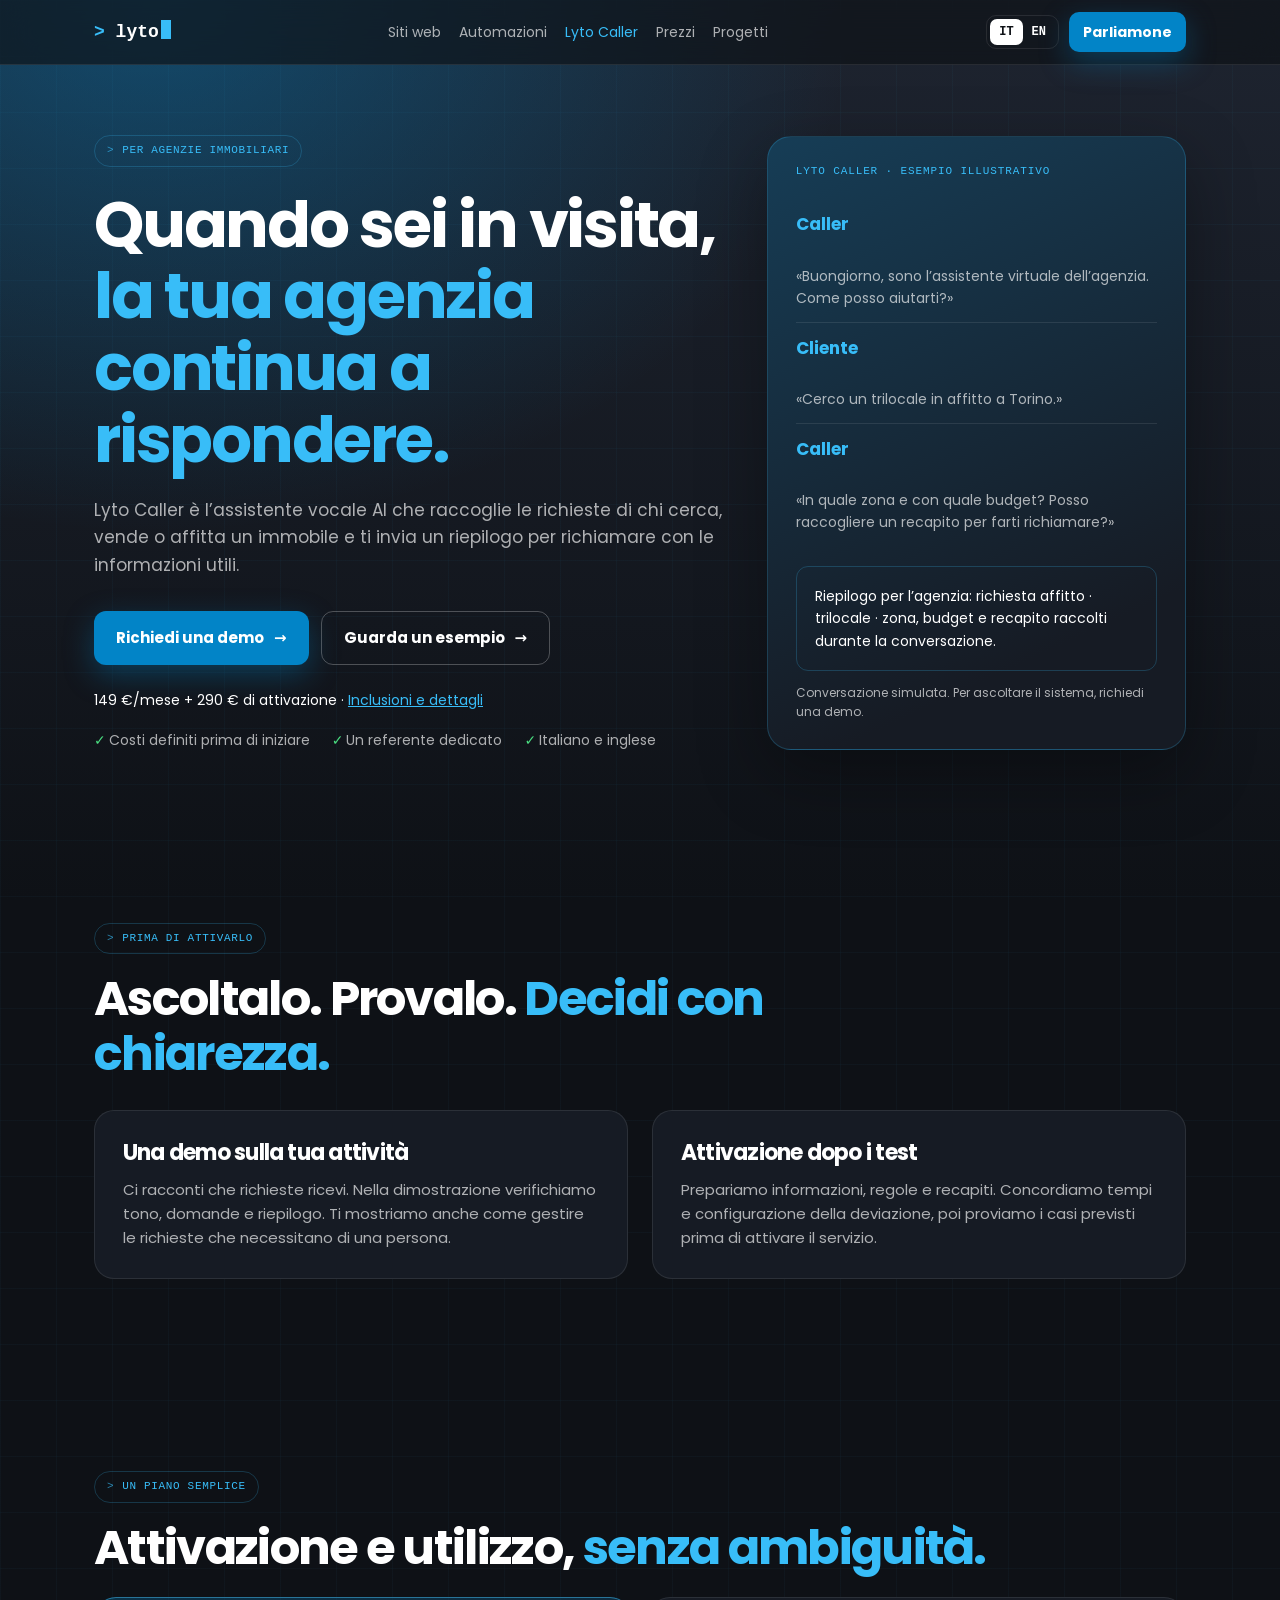
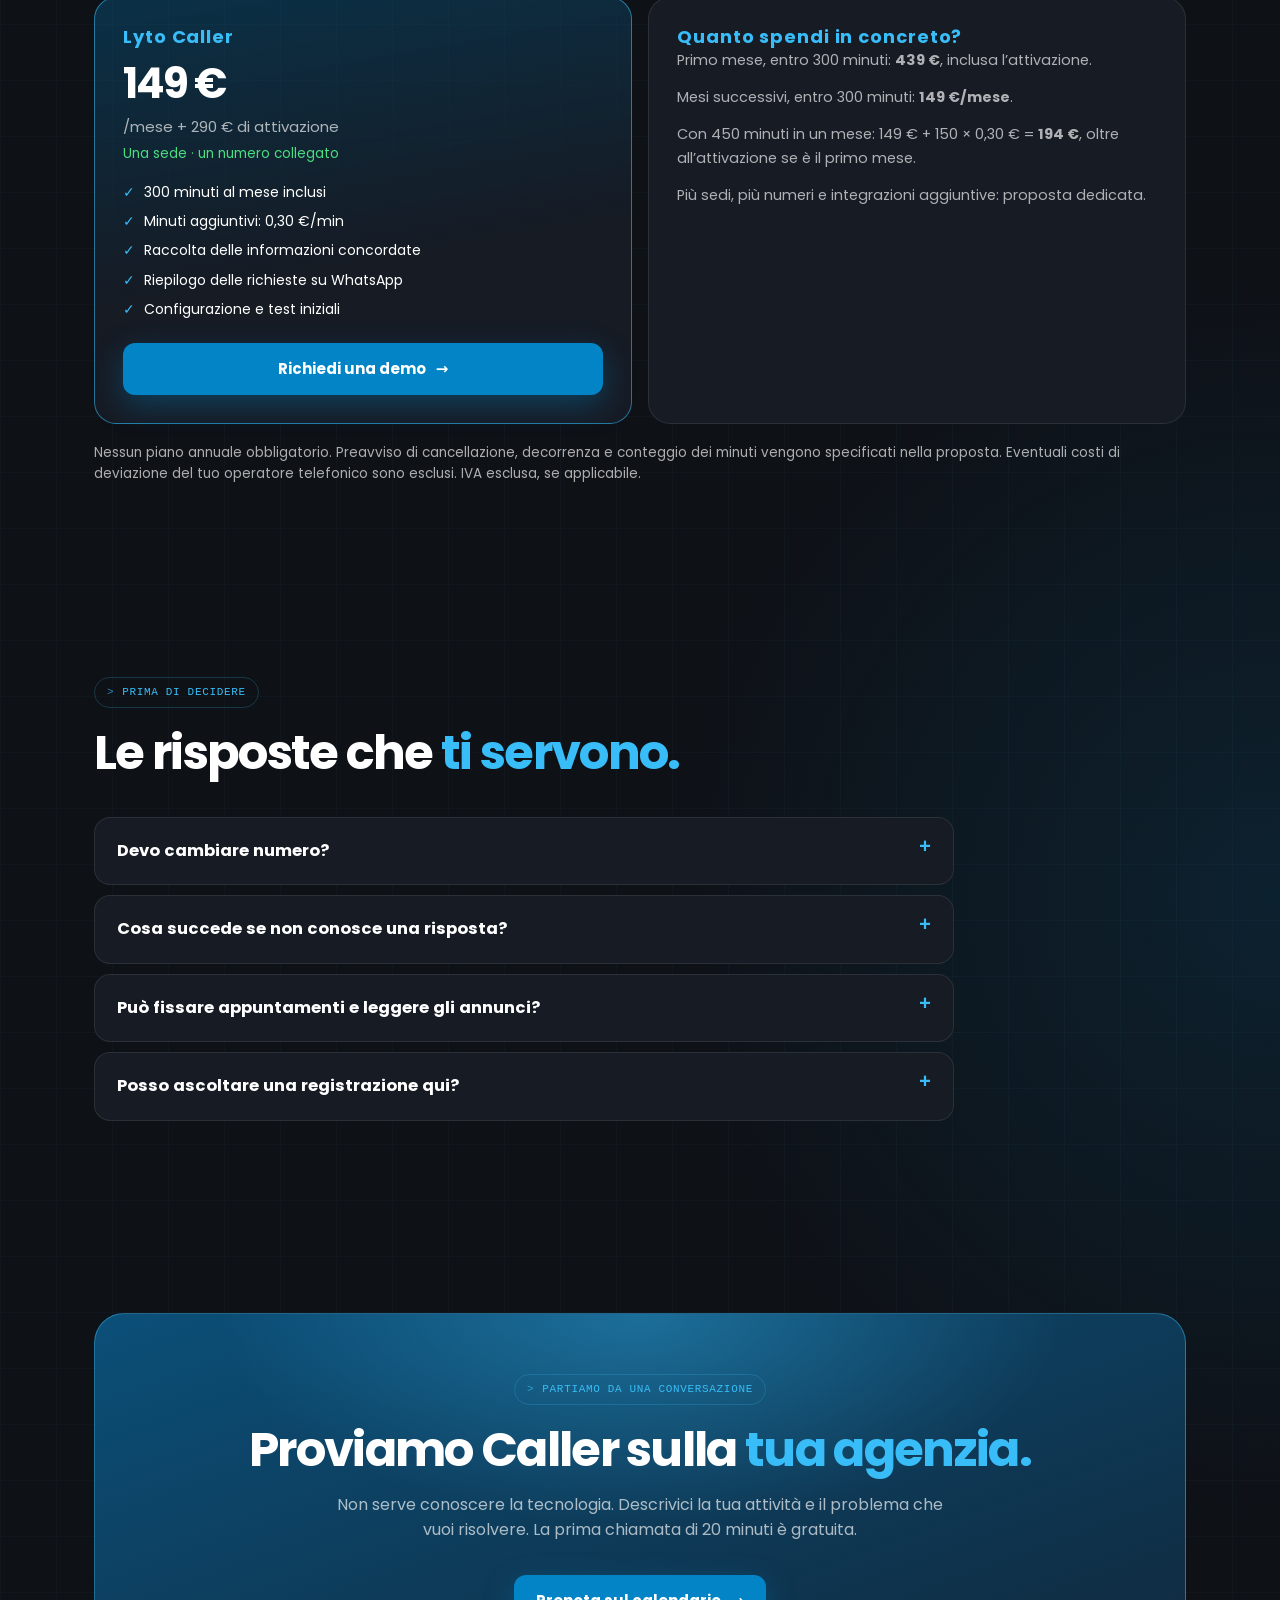
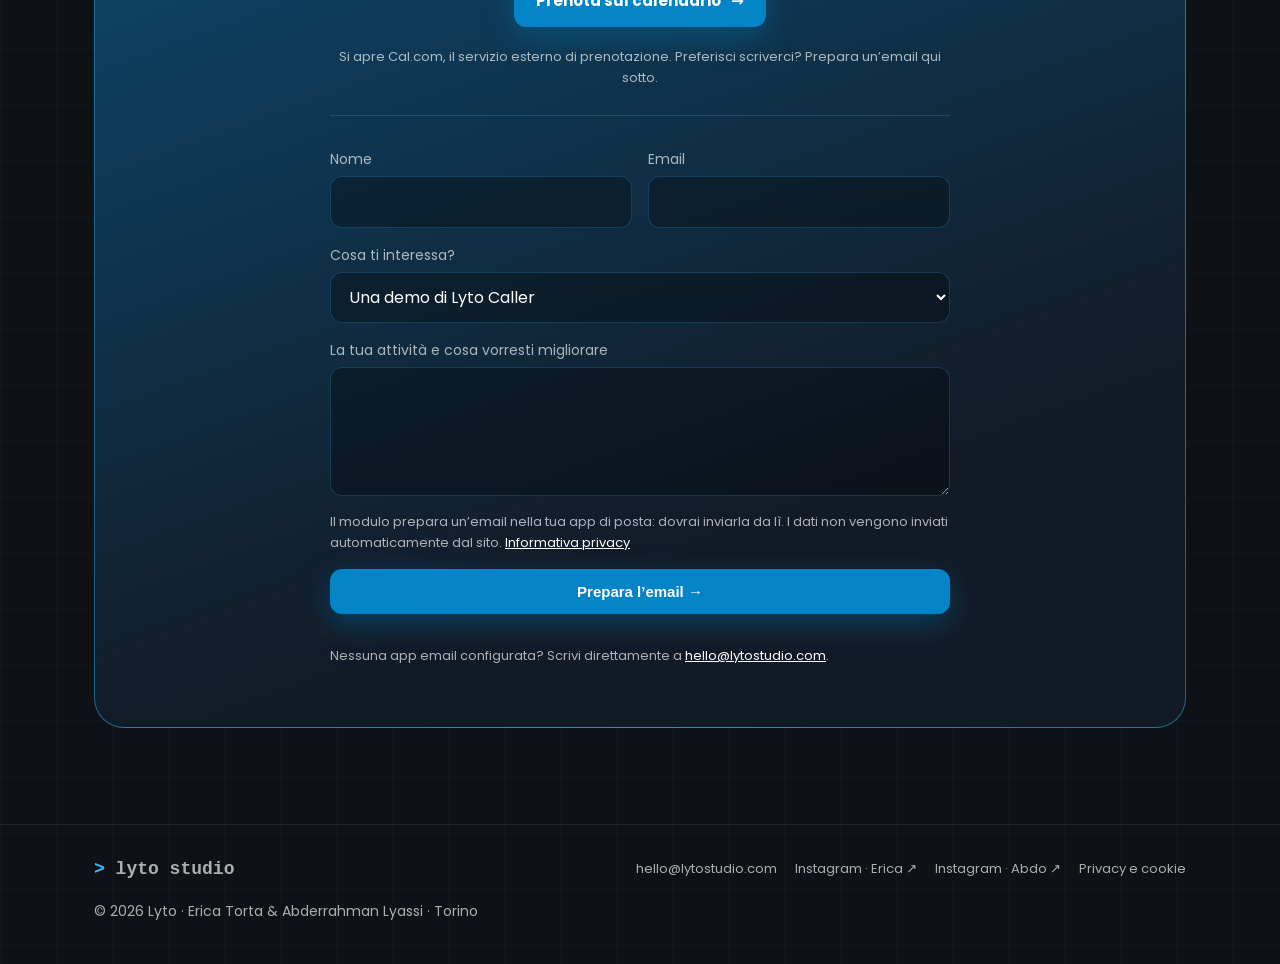
<file: it/lyto-caller/index.html>
<!doctype html>
<html lang="it">
<head>
<meta charset="utf-8">
<meta name="viewport" content="width=device-width, initial-scale=1">
<title>Lyto Caller · Assistente telefonico per agenzie immobiliari</title>
<meta name="description" content="Lyto Caller raccoglie le richieste telefoniche della tua agenzia. 149 €/mese e 290 € di attivazione, 300 minuti inclusi. Richiedi una demo.">
<link rel="canonical" href="https://lytostudio.com/it/lyto-caller/">
<link rel="alternate" hreflang="it" href="https://lytostudio.com/it/lyto-caller/">
<link rel="alternate" hreflang="en" href="https://lytostudio.com/en/lyto-caller/">
<link rel="alternate" hreflang="x-default" href="https://lytostudio.com/it/lyto-caller/">
<meta property="og:site_name" content="Lyto Studio">
<meta property="og:title" content="Lyto Caller · Assistente telefonico per agenzie immobiliari">
<meta property="og:description" content="Lyto Caller raccoglie le richieste telefoniche della tua agenzia. 149 €/mese e 290 € di attivazione, 300 minuti inclusi. Richiedi una demo.">
<meta property="og:type" content="website">
<meta property="og:url" content="https://lytostudio.com/it/lyto-caller/">
<meta property="og:image" content="https://lytostudio.com/assets/img/icon-512.png">
<meta property="og:locale" content="it_IT">
<meta name="twitter:card" content="summary">
<meta name="theme-color" content="#0E1116">
<link rel="icon" href="/favicon.svg" type="image/svg+xml">
<link rel="apple-touch-icon" href="/apple-touch-icon.png">
<link rel="manifest" href="/site.webmanifest">
<link rel="stylesheet" href="/assets/site.css">
<script type="application/ld+json">{"@context": "https://schema.org", "@type": "ProfessionalService", "name": "Lyto Studio", "url": "https://lytostudio.com", "email": "hello@lytostudio.com", "address": {"@type": "PostalAddress", "addressLocality": "Torino", "addressCountry": "IT"}, "availableLanguage": ["it", "en"]}</script>
<script src="/assets/site.js" defer>
</script>
</head>
<body>
<a class="skip" href="#main">Vai al contenuto</a>
<nav aria-label="Navigazione principale">
<div class="wrap">
<a class="handle" href="/it/" aria-label="Lyto Studio">
<span class="p">&gt;</span> lyto<span class="cur" aria-hidden="true">
</span>
</a>
<div class="menu">
<a href="/it/siti/">Siti web</a>
<a href="/it/automazioni/">Automazioni</a>
<a href="/it/lyto-caller/" aria-current="page">Lyto Caller</a>
<a href="#pricing">Prezzi</a>
<a href="/it/#example">Progetti</a>
</div>
<div class="nav-r">
<div class="lang" aria-label="Lingua">
<a href="/it/lyto-caller/" lang="it" hreflang="it" aria-current="page">IT</a>
<a href="/en/lyto-caller/" lang="en" hreflang="en">EN</a>
</div>
<a class="btn btn-blue btn-sm nav-cta" href="#contact">Parliamone</a>
</div>
</div>
<div class="mobile-nav">
<a href="/it/siti/">Siti web</a>
<a href="/it/automazioni/">Automazioni</a>
<a href="/it/lyto-caller/" aria-current="page">Lyto Caller</a>
<a href="#pricing">Prezzi</a>
</div>
</nav>
<main id="main">
<header class="hero">
<div class="wrap">
<div>
<span class="kicker">Per agenzie immobiliari</span>
<h1>Quando sei in visita,<br>
<mark>la tua agenzia continua a rispondere.</mark>
</h1>
<p class="lead">Lyto Caller è l’assistente vocale AI che raccoglie le richieste di chi cerca, vende o affitta un immobile e ti invia un riepilogo per richiamare con le informazioni utili.</p>
<div class="ctas">
<a class="btn btn-blue" href="#contact">Richiedi una demo <span aria-hidden="true">→</span>
</a>
<a class="btn btn-ghost" href="#example">Guarda un esempio <span aria-hidden="true">→</span>
</a>
</div>
<p class="quick-price">149 €/mese + 290 € di attivazione · <a href="#pricing">Inclusioni e dettagli</a>
</p>
<div class="trust">
<span>Costi definiti prima di iniziare</span>
<span>Un referente dedicato</span>
<span>Italiano e inglese</span>
</div>
</div>
<aside class="flow">
<p class="tag">Lyto Caller · esempio illustrativo</p>
<div class="call-script">
<p>
<strong>Caller</strong>
<br>«Buongiorno, sono l’assistente virtuale dell’agenzia. Come posso aiutarti?»</p>
<p>
<strong>Cliente</strong>
<br>«Cerco un trilocale in affitto a Torino.»</p>
<p>
<strong>Caller</strong>
<br>«In quale zona e con quale budget? Posso raccogliere un recapito per farti richiamare?»</p>
</div>
<div class="summary-box">Riepilogo per l’agenzia: richiesta affitto · trilocale · zona, budget e recapito raccolti durante la conversazione.</div>
<p class="example">Conversazione simulata. Per ascoltare il sistema, richiedi una demo.</p>
</aside>
</div>
</header>
<section id="example">
<div class="wrap">
<span class="kicker">Prima di attivarlo</span>
<h2>Ascoltalo. Provalo. <mark>Decidi con chiarezza.</mark>
</h2>
<div class="comparison">
<div>
<h3>Una demo sulla tua attività</h3>
<p>Ci racconti che richieste ricevi. Nella dimostrazione verifichiamo tono, domande e riepilogo. Ti mostriamo anche come gestire le richieste che necessitano di una persona.</p>
</div>
<div>
<h3>Attivazione dopo i test</h3>
<p>Prepariamo informazioni, regole e recapiti. Concordiamo tempi e configurazione della deviazione, poi proviamo i casi previsti prima di attivare il servizio.</p>
</div>
</div>
</div>
</section>
<section id="pricing">
<div class="wrap">
<span class="kicker">Un piano semplice</span>
<h2>Attivazione e utilizzo, <mark>senza ambiguità.</mark>
</h2>
<div class="plans two">
<article class="plan hot">
<h3 class="nm">Lyto Caller</h3>
<p class="pr">149 €<small>/mese + 290 € di attivazione</small>
</p>
<p class="when">Una sede · un numero collegato</p>
<ul>
<li>300 minuti al mese inclusi</li>
<li>Minuti aggiuntivi: 0,30 €/min</li>
<li>Raccolta delle informazioni concordate</li>
<li>Riepilogo delle richieste su WhatsApp</li>
<li>Configurazione e test iniziali</li>
</ul>
<a class="btn btn-blue" href="#contact">Richiedi una demo <span aria-hidden="true">→</span>
</a>
</article>
<article class="plan">
<h3 class="nm">Quanto spendi in concreto?</h3>
<p>Primo mese, entro 300 minuti: <strong>439 €</strong>, inclusa l’attivazione.</p>
<p>Mesi successivi, entro 300 minuti: <strong>149 €/mese</strong>.</p>
<p>Con 450 minuti in un mese: 149 € + 150 × 0,30 € = <strong>194 €</strong>, oltre all’attivazione se è il primo mese.</p>
<p>Più sedi, più numeri e integrazioni aggiuntive: proposta dedicata.</p>
</article>
</div>
<p class="price-note">Nessun piano annuale obbligatorio. Preavviso di cancellazione, decorrenza e conteggio dei minuti vengono specificati nella proposta. Eventuali costi di deviazione del tuo operatore telefonico sono esclusi. IVA esclusa, se applicabile.</p>
</div>
</section>
<section id="faq">
<div class="wrap">
<span class="kicker">Prima di decidere</span>
<h2>Le risposte che <mark>ti servono.</mark>
</h2>
<div class="faq">
<details>
<summary>Devo cambiare numero?</summary>
<p>La configurazione prevista usa la deviazione di chiamata. Verifichiamo prima la compatibilità e gli eventuali costi del tuo operatore.</p>
</details>
<details>
<summary>Cosa succede se non conosce una risposta?</summary>
<p>Definiamo le informazioni utilizzabili e i casi da passare all’agenzia. Il flusso previsto raccoglie il recapito per un richiamo, senza promettere disponibilità o condizioni non confermate.</p>
</details>
<details>
<summary>Può fissare appuntamenti e leggere gli annunci?</summary>
<p>Dipende dagli strumenti dell’agenzia. Calendari, annunci e integrazioni vengono verificati e quotati nella proposta; non sono inclusi automaticamente nel piano base.</p>
</details>
<details>
<summary>Posso ascoltare una registrazione qui?</summary>
<p>In questa pagina mostriamo una conversazione simulata scritta. Richiedi una demo per ascoltare e provare il sistema prima di decidere.</p>
</details>
</div>
</div>
</section>
<section id="contact">
<div class="wrap">
<div class="final">
<span class="kicker">Partiamo da una conversazione</span>
<h2>Proviamo Caller sulla <mark>tua agenzia.</mark>
</h2>
<p class="lead">Non serve conoscere la tecnologia. Descrivici la tua attività e il problema che vuoi risolvere. La prima chiamata di 20 minuti è gratuita.</p>
<div class="ctas">
<a class="btn btn-blue" href="https://cal.com/lyto-studio/20min">Prenota sul calendario <span aria-hidden="true">→</span>
</a>
</div>
<p class="contact-note">Si apre Cal.com, il servizio esterno di prenotazione. Preferisci scriverci? Prepara un’email qui sotto.</p>
<form class="cform" id="cform">
<div class="row">
<label>Nome<input name="name" required autocomplete="name" maxlength="120">
</label>
<label>Email<input name="email" type="email" required autocomplete="email" maxlength="254">
</label>
</div>
<label>Cosa ti interessa?<select name="topic">
<option value="unsure">Vorrei un consiglio</option>
<option value="website">Un sito web</option>
<option value="automation">Un’automazione o un assistente AI</option>
<option value="caller" selected>Una demo di Lyto Caller</option>
</select>
</label>
<label>La tua attività e cosa vorresti migliorare<textarea name="message" rows="4" required maxlength="4000">
</textarea>
</label>
<p class="fine">Il modulo prepara un’email nella tua app di posta: dovrai inviarla da lì. I dati non vengono inviati automaticamente dal sito. <a href="/privacy.html?lang=it">Informativa privacy</a>
</p>
<button class="btn btn-blue" type="submit">Prepara l’email →</button>
<p id="fmsg" class="fmsg" role="status" aria-live="polite">
</p>
<p class="fine">Nessuna app email configurata? Scrivi direttamente a <a href="mailto:hello@lytostudio.com">hello@lytostudio.com</a>.</p>
</form>
</div>
</div>
</section>
</main>
<footer>
<div class="wrap">
<a class="handle" href="/it/">
<span class="p">&gt;</span> lyto studio</a>
<div class="links">
<a href="mailto:hello@lytostudio.com">hello@lytostudio.com</a>
<a href="https://www.instagram.com/ms.lyto/" target="_blank" rel="noopener">Instagram · Erica ↗</a>
<a href="https://www.instagram.com/mr.lyto/" target="_blank" rel="noopener">Instagram · Abdo ↗</a>
<a href="/privacy.html?lang=it">Privacy e cookie</a>
</div>
<p class="legal-f">© 2026 Lyto · Erica Torta &amp; Abderrahman Lyassi · Torino</p>
</div>
</footer>
</body>
</html>
</file>
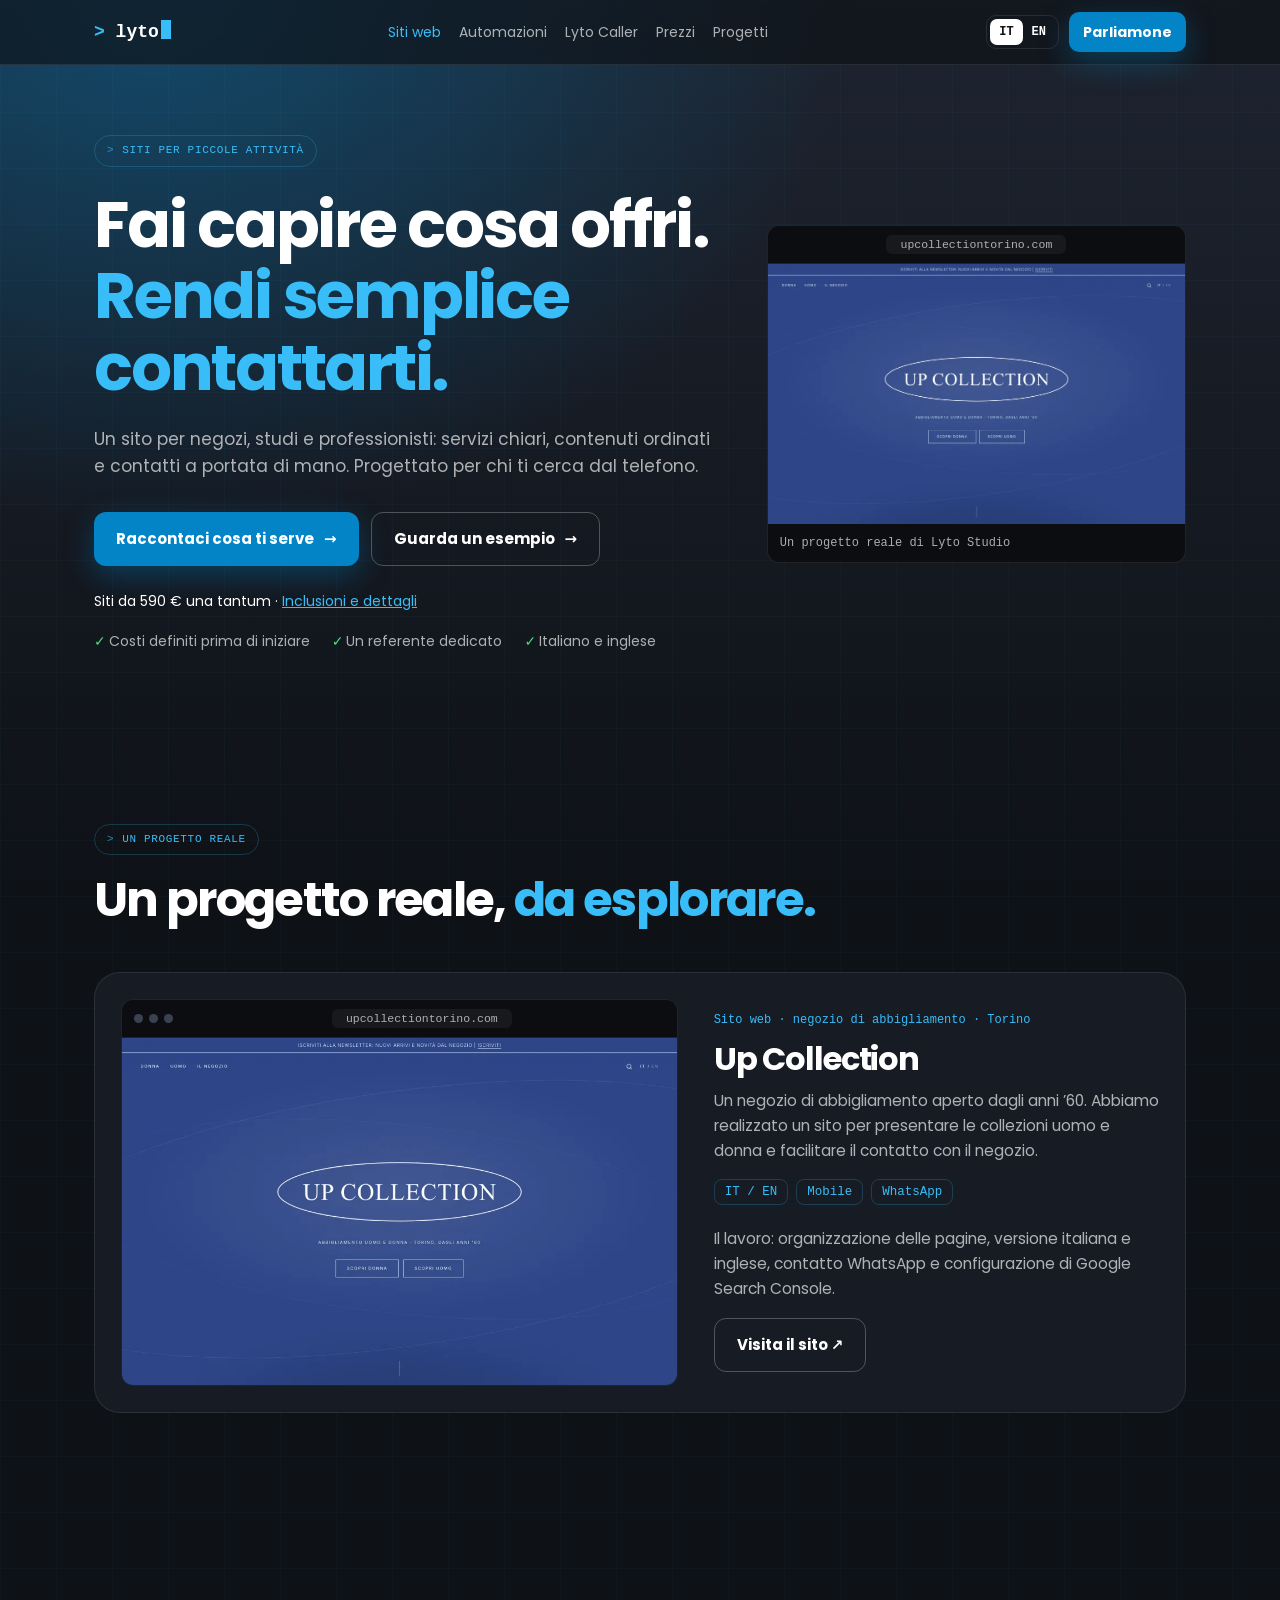
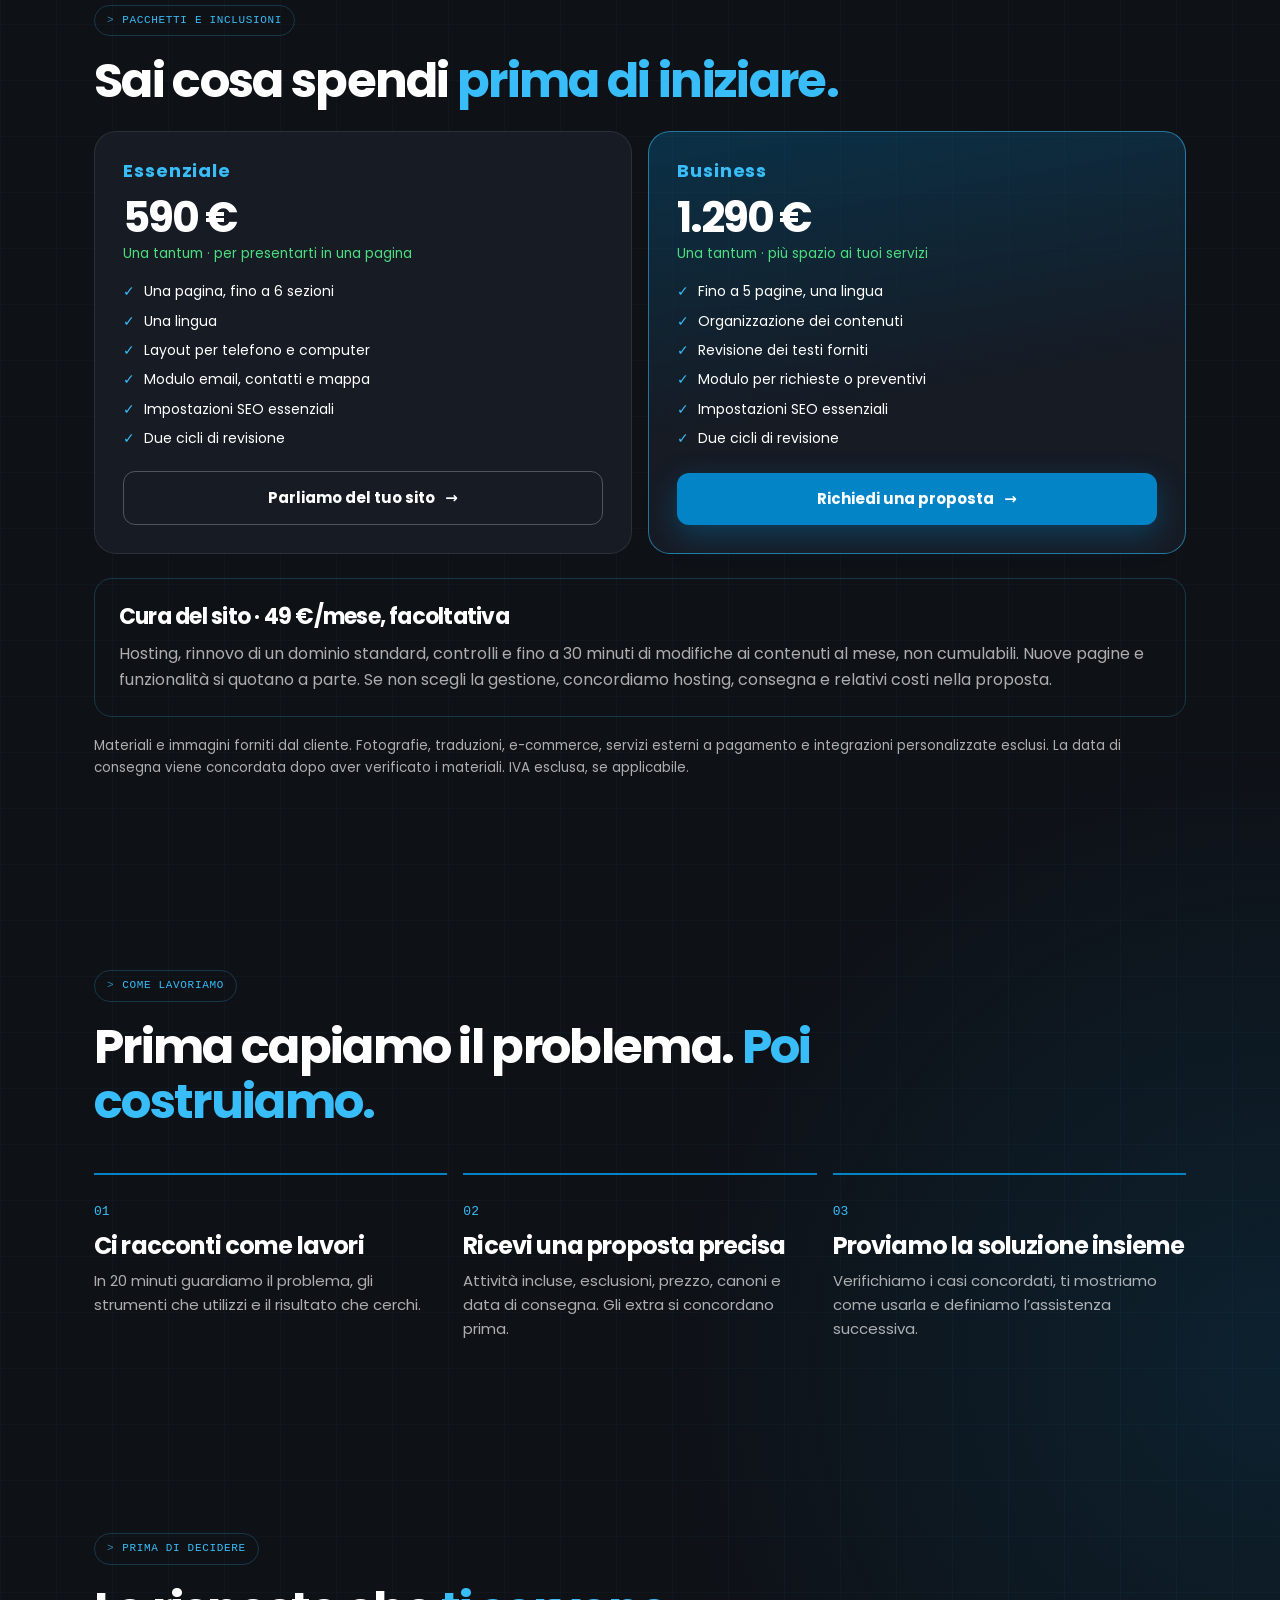
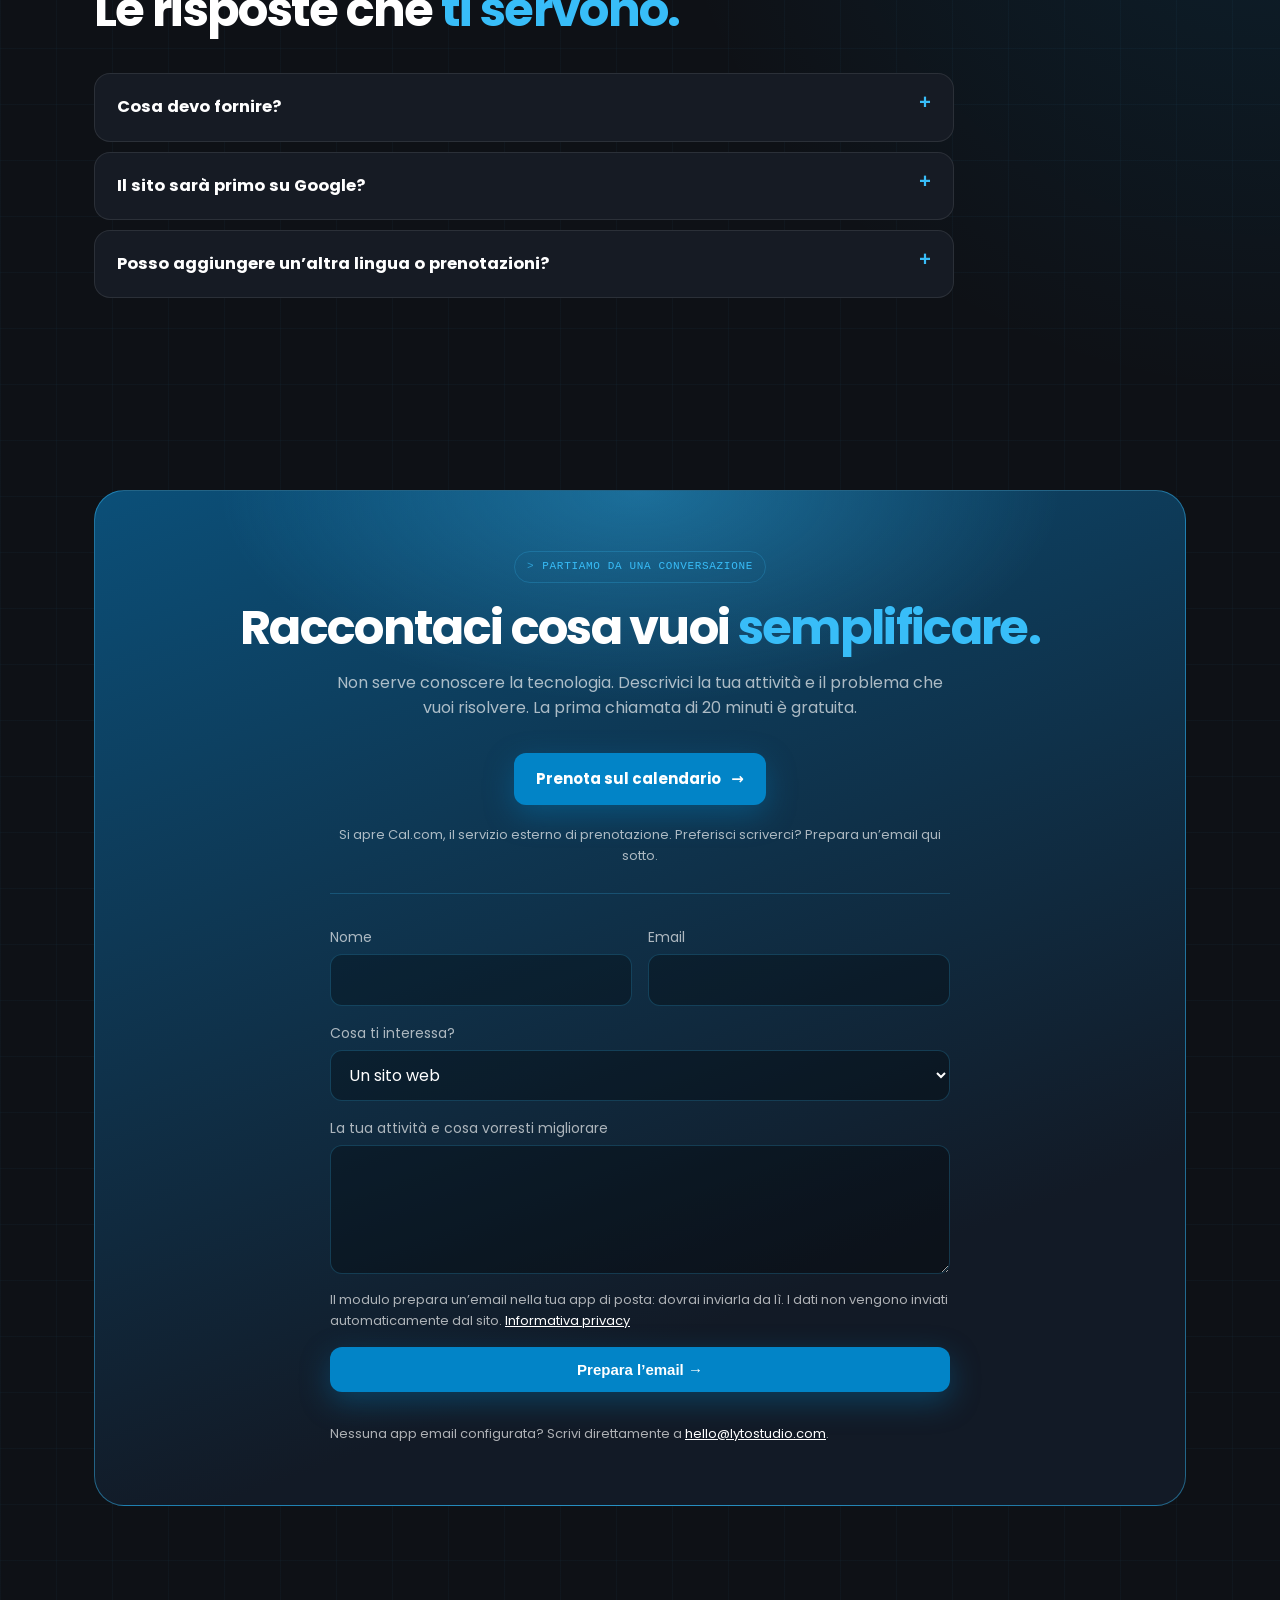
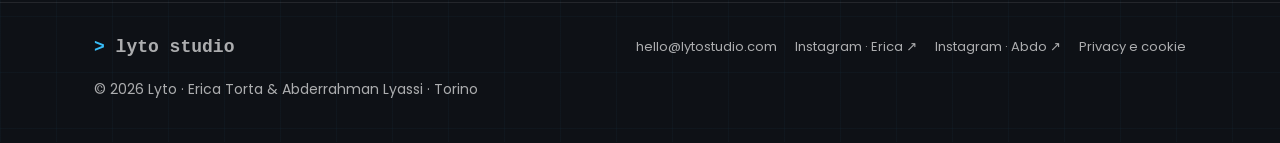
<file: it/siti/index.html>
<!doctype html>
<html lang="it">
<head>
<meta charset="utf-8">
<meta name="viewport" content="width=device-width, initial-scale=1">
<title>Lyto Studio · Siti web per attività e professionisti · da 590 €</title>
<meta name="description" content="Siti web da 590 €, fino a 5 pagine a 1.290 €. Pacchetti chiari, manutenzione facoltativa e un progetto reale da vedere.">
<link rel="canonical" href="https://lytostudio.com/it/siti/">
<link rel="alternate" hreflang="it" href="https://lytostudio.com/it/siti/">
<link rel="alternate" hreflang="en" href="https://lytostudio.com/en/websites/">
<link rel="alternate" hreflang="x-default" href="https://lytostudio.com/it/siti/">
<meta property="og:site_name" content="Lyto Studio">
<meta property="og:title" content="Lyto Studio · Siti web per attività e professionisti · da 590 €">
<meta property="og:description" content="Siti web da 590 €, fino a 5 pagine a 1.290 €. Pacchetti chiari, manutenzione facoltativa e un progetto reale da vedere.">
<meta property="og:type" content="website">
<meta property="og:url" content="https://lytostudio.com/it/siti/">
<meta property="og:image" content="https://lytostudio.com/assets/img/icon-512.png">
<meta property="og:locale" content="it_IT">
<meta name="twitter:card" content="summary">
<meta name="theme-color" content="#0E1116">
<link rel="icon" href="/favicon.svg" type="image/svg+xml">
<link rel="apple-touch-icon" href="/apple-touch-icon.png">
<link rel="manifest" href="/site.webmanifest">
<link rel="stylesheet" href="/assets/site.css">
<script type="application/ld+json">{"@context": "https://schema.org", "@type": "ProfessionalService", "name": "Lyto Studio", "url": "https://lytostudio.com", "email": "hello@lytostudio.com", "address": {"@type": "PostalAddress", "addressLocality": "Torino", "addressCountry": "IT"}, "availableLanguage": ["it", "en"]}</script>
<script src="/assets/site.js" defer>
</script>
</head>
<body>
<a class="skip" href="#main">Vai al contenuto</a>
<nav aria-label="Navigazione principale">
<div class="wrap">
<a class="handle" href="/it/" aria-label="Lyto Studio">
<span class="p">&gt;</span> lyto<span class="cur" aria-hidden="true">
</span>
</a>
<div class="menu">
<a href="/it/siti/" aria-current="page">Siti web</a>
<a href="/it/automazioni/">Automazioni</a>
<a href="/it/lyto-caller/">Lyto Caller</a>
<a href="#pricing">Prezzi</a>
<a href="/it/#example">Progetti</a>
</div>
<div class="nav-r">
<div class="lang" aria-label="Lingua">
<a href="/it/siti/" lang="it" hreflang="it" aria-current="page">IT</a>
<a href="/en/websites/" lang="en" hreflang="en">EN</a>
</div>
<a class="btn btn-blue btn-sm nav-cta" href="#contact">Parliamone</a>
</div>
</div>
<div class="mobile-nav">
<a href="/it/siti/" aria-current="page">Siti web</a>
<a href="/it/automazioni/">Automazioni</a>
<a href="/it/lyto-caller/">Lyto Caller</a>
<a href="#pricing">Prezzi</a>
</div>
</nav>
<main id="main">
<header class="hero">
<div class="wrap">
<div>
<span class="kicker">Siti per piccole attività</span>
<h1>Fai capire cosa offri.<br>
<mark>Rendi semplice contattarti.</mark>
</h1>
<p class="lead">Un sito per negozi, studi e professionisti: servizi chiari, contenuti ordinati e contatti a portata di mano. Progettato per chi ti cerca dal telefono.</p>
<div class="ctas">
<a class="btn btn-blue" href="#contact">Raccontaci cosa ti serve <span aria-hidden="true">→</span>
</a>
<a class="btn btn-ghost" href="#example">Guarda un esempio <span aria-hidden="true">→</span>
</a>
</div>
<p class="quick-price">Siti da 590 € una tantum · <a href="#pricing">Inclusioni e dettagli</a>
</p>
<div class="trust">
<span>Costi definiti prima di iniziare</span>
<span>Un referente dedicato</span>
<span>Italiano e inglese</span>
</div>
</div>
<div class="browser">
<div class="bar">
<span>upcollectiontorino.com</span>
</div>
<img src="/assets/img/work-upcollection.webp" width="1000" height="625" alt="Sito Up Collection realizzato da Lyto">
<p class="term-note">Un progetto reale di Lyto Studio</p>
</div>
</div>
</header>
<section id="example">
<div class="wrap">
<span class="kicker">Un progetto reale</span>
<h2>Un progetto reale, <mark>da esplorare.</mark>
</h2>
<article class="work">
<div class="browser">
<div class="bar">
<i>
</i>
<i>
</i>
<i>
</i>
<span>upcollectiontorino.com</span>
</div>
<img src="/assets/img/work-upcollection.webp" width="1000" height="625" loading="lazy" alt="Homepage del sito Up Collection">
</div>
<div>
<p class="label">Sito web · negozio di abbigliamento · Torino</p>
<h3>Up Collection</h3>
<p>Un negozio di abbigliamento aperto dagli anni ’60. Abbiamo realizzato un sito per presentare le collezioni uomo e donna e facilitare il contatto con il negozio.</p>
<div class="chips">
<span>IT / EN</span>
<span>Mobile</span>
<span>WhatsApp</span>
</div>
<p>Il lavoro: organizzazione delle pagine, versione italiana e inglese, contatto WhatsApp e configurazione di Google Search Console.</p>
<a class="btn btn-ghost" href="https://upcollectiontorino.com" target="_blank" rel="noopener">Visita il sito ↗</a>
</div>
</article>
</div>
</section>
<section id="pricing">
<div class="wrap">
<span class="kicker">Pacchetti e inclusioni</span>
<h2>Sai cosa spendi <mark>prima di iniziare.</mark>
</h2>
<div class="plans two">
<article class="plan">
<h3 class="nm">Essenziale</h3>
<p class="pr">590 €</p>
<p class="when">Una tantum · per presentarti in una pagina</p>
<ul>
<li>Una pagina, fino a 6 sezioni</li>
<li>Una lingua</li>
<li>Layout per telefono e computer</li>
<li>Modulo email, contatti e mappa</li>
<li>Impostazioni SEO essenziali</li>
<li>Due cicli di revisione</li>
</ul>
<a class="btn btn-ghost" href="#contact">Parliamo del tuo sito <span aria-hidden="true">→</span>
</a>
</article>
<article class="plan hot">
<h3 class="nm">Business</h3>
<p class="pr">1.290 €</p>
<p class="when">Una tantum · più spazio ai tuoi servizi</p>
<ul>
<li>Fino a 5 pagine, una lingua</li>
<li>Organizzazione dei contenuti</li>
<li>Revisione dei testi forniti</li>
<li>Modulo per richieste o preventivi</li>
<li>Impostazioni SEO essenziali</li>
<li>Due cicli di revisione</li>
</ul>
<a class="btn btn-blue" href="#contact">Richiedi una proposta <span aria-hidden="true">→</span>
</a>
</article>
</div>
<aside class="optional">
<h3>Cura del sito · 49 €/mese, facoltativa</h3>
<p>Hosting, rinnovo di un dominio standard, controlli e fino a 30 minuti di modifiche ai contenuti al mese, non cumulabili. Nuove pagine e funzionalità si quotano a parte. Se non scegli la gestione, concordiamo hosting, consegna e relativi costi nella proposta.</p>
</aside>
<p class="price-note">Materiali e immagini forniti dal cliente. Fotografie, traduzioni, e-commerce, servizi esterni a pagamento e integrazioni personalizzate esclusi. La data di consegna viene concordata dopo aver verificato i materiali. IVA esclusa, se applicabile.</p>
</div>
</section>
<section id="how">
<div class="wrap">
<span class="kicker">Come lavoriamo</span>
<h2>Prima capiamo il problema. <mark>Poi costruiamo.</mark>
</h2>
<div class="steps">
<article class="step">
<span class="k">01</span>
<h3>Ci racconti come lavori</h3>
<p>In 20 minuti guardiamo il problema, gli strumenti che utilizzi e il risultato che cerchi.</p>
</article>
<article class="step">
<span class="k">02</span>
<h3>Ricevi una proposta precisa</h3>
<p>Attività incluse, esclusioni, prezzo, canoni e data di consegna. Gli extra si concordano prima.</p>
</article>
<article class="step">
<span class="k">03</span>
<h3>Proviamo la soluzione insieme</h3>
<p>Verifichiamo i casi concordati, ti mostriamo come usarla e definiamo l’assistenza successiva.</p>
</article>
</div>
</div>
</section>
<section id="faq">
<div class="wrap">
<span class="kicker">Prima di decidere</span>
<h2>Le risposte che <mark>ti servono.</mark>
</h2>
<div class="faq">
<details>
<summary>Cosa devo fornire?</summary>
<p>Logo, immagini utilizzabili, informazioni sull’attività e testi di partenza. Nel pacchetto Business organizziamo i contenuti e revisioniamo i testi forniti.</p>
</details>
<details>
<summary>Il sito sarà primo su Google?</summary>
<p>Non promettiamo posizioni. Le impostazioni SEO essenziali rendono le pagine comprensibili ai motori di ricerca; visibilità e risultati dipendono anche da contenuti, concorrenza e attività successive.</p>
</details>
<details>
<summary>Posso aggiungere un’altra lingua o prenotazioni?</summary>
<p>Sì, li valutiamo nella proposta. Traduzioni, prenotazioni con logiche personalizzate e strumenti esterni a pagamento non sono inclusi automaticamente nei pacchetti.</p>
</details>
</div>
</div>
</section>
<section id="contact">
<div class="wrap">
<div class="final">
<span class="kicker">Partiamo da una conversazione</span>
<h2>Raccontaci cosa vuoi <mark>semplificare.</mark>
</h2>
<p class="lead">Non serve conoscere la tecnologia. Descrivici la tua attività e il problema che vuoi risolvere. La prima chiamata di 20 minuti è gratuita.</p>
<div class="ctas">
<a class="btn btn-blue" href="https://cal.com/lyto-studio/20min">Prenota sul calendario <span aria-hidden="true">→</span>
</a>
</div>
<p class="contact-note">Si apre Cal.com, il servizio esterno di prenotazione. Preferisci scriverci? Prepara un’email qui sotto.</p>
<form class="cform" id="cform">
<div class="row">
<label>Nome<input name="name" required autocomplete="name" maxlength="120">
</label>
<label>Email<input name="email" type="email" required autocomplete="email" maxlength="254">
</label>
</div>
<label>Cosa ti interessa?<select name="topic">
<option value="unsure">Vorrei un consiglio</option>
<option value="website" selected>Un sito web</option>
<option value="automation">Un’automazione o un assistente AI</option>
<option value="caller">Una demo di Lyto Caller</option>
</select>
</label>
<label>La tua attività e cosa vorresti migliorare<textarea name="message" rows="4" required maxlength="4000">
</textarea>
</label>
<p class="fine">Il modulo prepara un’email nella tua app di posta: dovrai inviarla da lì. I dati non vengono inviati automaticamente dal sito. <a href="/privacy.html?lang=it">Informativa privacy</a>
</p>
<button class="btn btn-blue" type="submit">Prepara l’email →</button>
<p id="fmsg" class="fmsg" role="status" aria-live="polite">
</p>
<p class="fine">Nessuna app email configurata? Scrivi direttamente a <a href="mailto:hello@lytostudio.com">hello@lytostudio.com</a>.</p>
</form>
</div>
</div>
</section>
</main>
<footer>
<div class="wrap">
<a class="handle" href="/it/">
<span class="p">&gt;</span> lyto studio</a>
<div class="links">
<a href="mailto:hello@lytostudio.com">hello@lytostudio.com</a>
<a href="https://www.instagram.com/ms.lyto/" target="_blank" rel="noopener">Instagram · Erica ↗</a>
<a href="https://www.instagram.com/mr.lyto/" target="_blank" rel="noopener">Instagram · Abdo ↗</a>
<a href="/privacy.html?lang=it">Privacy e cookie</a>
</div>
<p class="legal-f">© 2026 Lyto · Erica Torta &amp; Abderrahman Lyassi · Torino</p>
</div>
</footer>
</body>
</html>
</file>
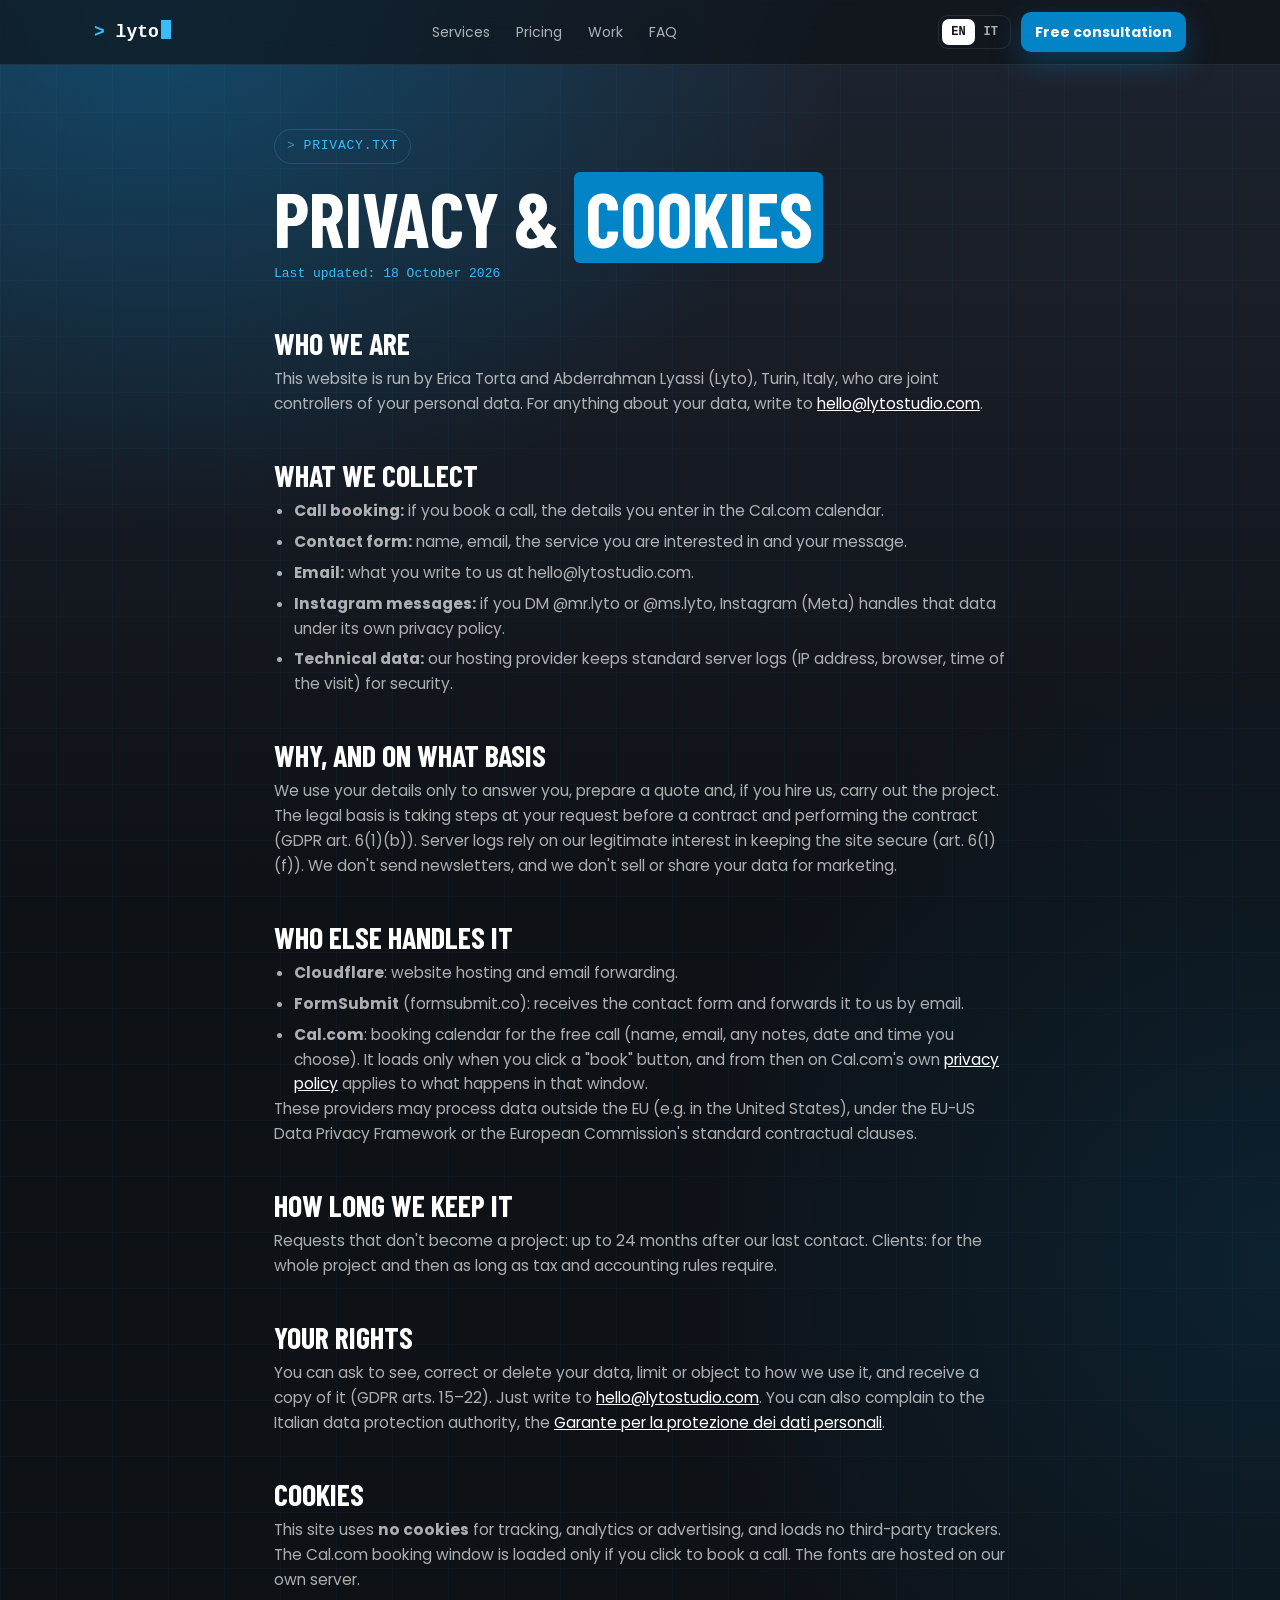
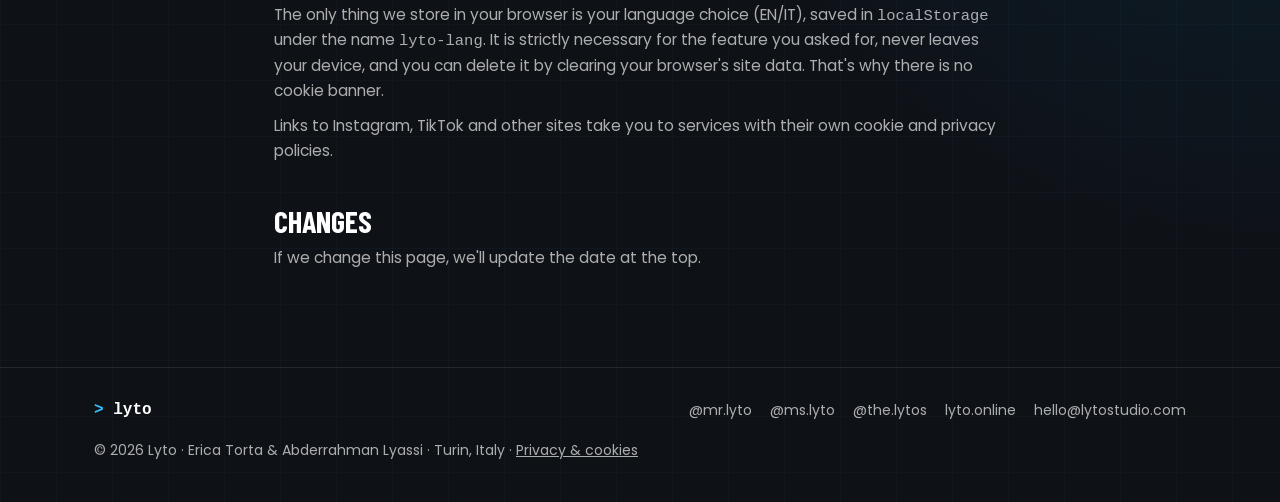
<file: privacy.html>
<!doctype html>
<html lang="en">
<head>
<meta charset="utf-8">
<meta name="viewport" content="width=device-width, initial-scale=1">
<title>Privacy & cookies · Lyto</title>
<meta name="robots" content="noindex">
<link rel="icon" href="favicon.svg" type="image/svg+xml">
<link rel="icon" href="favicon-32.png" sizes="32x32" type="image/png">
<link rel="apple-touch-icon" href="apple-touch-icon.png">
<meta name="theme-color" content="#0E1116">
<link rel="canonical" href="https://lytostudio.com/privacy.html">
<style>
@font-face{font-family:'Poppins';font-weight:400;font-display:swap;src:url(assets/fonts/Poppins-Regular.ttf) format('truetype')}
@font-face{font-family:'Poppins';font-weight:500;font-display:swap;src:url(assets/fonts/Poppins-Medium.ttf) format('truetype')}
@font-face{font-family:'Poppins';font-weight:700;font-display:swap;src:url(assets/fonts/Poppins-Bold.ttf) format('truetype')}
@font-face{font-family:'Din';font-weight:700;font-display:swap;src:local('DIN Condensed Bold'),local('DINCondensed-Bold'),url(assets/fonts/din.woff2) format('woff2')}

:root{
  --bg1:#1E2430; --bg2:#0E1116; --card:#161B24; --card2:#1B2230;
  --fg:#FFFFFF; --mute:rgba(255,255,255,.66); --line:rgba(56,189,248,.22); --line2:rgba(255,255,255,.09);
  --acc:#38BDF8; --hl:#0284C7; --ok:#4ADE80;
  --mono:ui-monospace,'SF Mono',Menlo,Consolas,monospace;
}
*{margin:0;padding:0;box-sizing:border-box}
html{scroll-behavior:smooth}
body{font-family:'Poppins',system-ui,sans-serif;color:var(--fg);line-height:1.6;-webkit-font-smoothing:antialiased;
  overflow-x:hidden;background-color:var(--bg2);
  background:
    linear-gradient(rgba(56,189,248,.035) 1px,transparent 1px) 0 0/56px 56px,
    linear-gradient(90deg,rgba(56,189,248,.035) 1px,transparent 1px) 0 0/56px 56px,
    radial-gradient(1000px 760px at 12% 0%,rgba(2,132,199,.40),transparent 70%),
    radial-gradient(900px 900px at 100% 60%,rgba(2,132,199,.14),transparent 70%),
    linear-gradient(180deg,var(--bg1) 0,var(--bg2) 900px) var(--bg2)}
a{color:inherit;text-decoration:none}
img{display:block;max-width:100%;height:auto}

/* bilingual: EN by default, html.it shows Italian */
html:not(.it) .it, html.it .en{display:none}

.wrap{max-width:1140px;margin:0 auto;padding:0 24px}
section{padding:96px 0}
.kicker{font-family:var(--mono);font-size:13px;color:var(--acc);letter-spacing:.06em;text-transform:uppercase;
  display:inline-flex;align-items:center;gap:8px;border:1px solid var(--line);padding:6px 12px;border-radius:999px}
.kicker::before{content:'>';opacity:.7}
h1,h2,h3{font-family:'Din',Impact,sans-serif;font-weight:700;text-transform:uppercase;line-height:.95}
h2{font-size:clamp(42px,6.4vw,72px);margin:18px 0 16px;max-width:860px}
mark{background:var(--hl);color:#fff;padding:0 .14em;border-radius:.08em;-webkit-box-decoration-break:clone;box-decoration-break:clone}
.lead{color:var(--mute);font-size:18px;max-width:640px}

/* ---- buttons ---- */
.btn{display:inline-flex;align-items:center;gap:10px;font-weight:600;font-size:15px;border-radius:12px;
  padding:14px 22px;transition:transform .15s,background .15s,border-color .15s;white-space:nowrap;cursor:pointer}
.btn:hover{transform:translateY(-2px)}
.btn-blue{background:var(--hl);color:#fff;box-shadow:0 10px 30px rgba(2,132,199,.35)}
.btn-blue:hover{background:#0396e0}
.btn-ghost{border:1px solid rgba(255,255,255,.25)}
.btn-ghost:hover{border-color:var(--acc)}
.btn-sm{padding:9px 14px;font-size:14px;border-radius:10px}
.btn svg{width:18px;height:18px;flex:none}

/* ---- nav ---- */
nav{position:sticky;top:0;z-index:20;backdrop-filter:blur(18px);-webkit-backdrop-filter:blur(18px);
  background:rgba(14,17,22,.66);border-bottom:1px solid var(--line2)}
nav .wrap{display:flex;align-items:center;justify-content:space-between;height:64px;gap:14px}
.handle{font-family:var(--mono);font-size:18px;font-weight:600}
.handle .p{color:var(--acc)}
.cur{display:inline-block;width:.55em;height:1.05em;background:var(--acc);vertical-align:-.15em;margin-left:2px;
  animation:blink 1.1s steps(1) infinite}
@keyframes blink{50%{opacity:0}}
.menu{display:flex;gap:26px;font-size:14px;color:var(--mute)}
.menu a:hover{color:#fff}
.nav-r{display:flex;align-items:center;gap:10px}
.lang{display:flex;border:1px solid var(--line2);border-radius:10px;padding:3px}
.lang button{font:600 12px var(--mono);color:var(--mute);background:none;border:0;padding:6px 9px;border-radius:7px;cursor:pointer}
.lang button[aria-pressed="true"]{background:#fff;color:var(--bg2)}

/* ---- hero ---- */
.hero{padding:76px 0 90px}
.hero .wrap{display:grid;grid-template-columns:1.1fr .9fr;gap:48px;align-items:center}
.hero h1{font-size:clamp(58px,8.6vw,112px);margin:22px 0 22px}
.hero .lead{font-size:19px}
.ctas{display:flex;flex-wrap:wrap;gap:12px;margin-top:32px}
.trust{display:flex;flex-wrap:wrap;gap:8px 22px;margin-top:28px;font-size:14px;color:var(--mute)}
.trust span::before{content:'✓ ';color:var(--ok);font-weight:700}

/* terminal window */
.term{border-radius:16px;background:rgba(14,17,22,.82);border:1px solid var(--line);
  box-shadow:0 40px 80px rgba(0,0,0,.45),0 0 0 1px rgba(255,255,255,.03) inset;overflow:hidden}
.term .bar{display:flex;align-items:center;gap:7px;padding:12px 14px;border-bottom:1px solid var(--line2)}
.term .bar i{width:11px;height:11px;border-radius:50%;background:#3a4252}
.term .bar i:nth-child(1){background:#FF5F57}.term .bar i:nth-child(2){background:#FEBC2E}.term .bar i:nth-child(3){background:#28C840}
.term .bar span{margin-left:auto;font:12px var(--mono);color:var(--mute)}
.term pre{font:14px/1.85 var(--mono);padding:18px 20px 22px;white-space:pre-wrap;color:#cfd8e3;min-height:330px}
.term .t{color:rgba(255,255,255,.38)} .term .a{color:var(--acc)} .term .g{color:var(--ok)} .term .w{color:#fff}
.term-note{font:12px var(--mono);color:var(--mute);margin-top:10px;text-align:right}

/* ---- pains ---- */
.pains{display:grid;grid-template-columns:repeat(4,1fr);gap:14px;margin-top:40px}
.pain{border-radius:18px;padding:24px 22px;background:var(--card);border:1px solid var(--line2)}
.pain .h{font-family:var(--mono);font-size:30px;color:var(--acc);line-height:1}
.pain h3{font-size:28px;margin:16px 0 8px}
.pain p{color:var(--mute);font-size:14.5px}

/* ---- services ---- */
.svcs{display:grid;grid-template-columns:repeat(2,1fr);gap:16px;margin-top:44px}
.svc{position:relative;border-radius:22px;padding:30px;background:var(--card);border:1px solid var(--line2);
  transition:border-color .2s}
.svc:hover{border-color:var(--line)}
.svc .n{font:13px var(--mono);color:var(--acc)}
.svc h3{font-size:42px;margin:10px 0 10px}
.svc p{color:var(--mute);font-size:15.5px;margin-bottom:16px}
.svc ul{list-style:none;display:grid;gap:7px;font-size:14.5px}
.svc li{display:flex;gap:10px}
.svc li::before{content:'→';color:var(--acc);font-family:var(--mono)}
.svc .badge{position:absolute;top:26px;right:26px;font:600 11px var(--mono);letter-spacing:.06em;text-transform:uppercase;
  background:var(--hl);color:#fff;padding:5px 9px;border-radius:7px}

/* ---- steps ---- */
.steps{display:grid;grid-template-columns:repeat(3,1fr);gap:16px;margin-top:44px;counter-reset:s}
.step{border-top:2px solid var(--hl);padding-top:22px}
.step .k{font:13px var(--mono);color:var(--acc)}
.step h3{font-size:34px;margin:8px 0 8px}
.step p{color:var(--mute);font-size:15px}

/* ---- pricing ---- */
.tabs{display:inline-flex;gap:6px;margin-top:34px;padding:5px;border-radius:14px;background:var(--card);border:1px solid var(--line2);flex-wrap:wrap}
.tabs button{font:600 14px 'Poppins';color:var(--mute);background:none;border:0;border-radius:10px;padding:10px 16px;cursor:pointer}
.tabs button[aria-selected="true"]{background:var(--hl);color:#fff}
.plans{display:none;grid-template-columns:repeat(3,1fr);gap:16px;margin-top:22px}
.plans.on{display:grid}
.plan{border-radius:22px;padding:28px;background:var(--card);border:1px solid var(--line2);display:flex;flex-direction:column}
.plan.hot{border-color:rgba(56,189,248,.55);background:linear-gradient(170deg,rgba(2,132,199,.28),var(--card) 60%)}
.plan .nm{font:600 13px var(--mono);color:var(--acc);text-transform:uppercase;letter-spacing:.05em}
.plan .pr{font-family:'Din';font-size:64px;line-height:1;margin:14px 0 4px}
.plan .pr small{font-family:'Poppins';font-size:15px;color:var(--mute);font-weight:400;margin-left:4px}
.plan .when{font-size:13.5px;color:var(--ok);margin-bottom:16px}
.plan p{color:var(--mute);font-size:14.5px;margin-bottom:14px}
.plan ul{list-style:none;display:grid;gap:7px;font-size:14px;margin-bottom:22px}
.plan li{display:flex;gap:9px}
.plan li::before{content:'✓';color:var(--acc);font-weight:700}
.plan .btn{margin-top:auto;justify-content:center}
.price-note{margin-top:18px;font-size:13.5px;color:var(--mute)}

/* ---- work ---- */
.work{display:grid;grid-template-columns:1.25fr 1fr;gap:36px;align-items:center;margin-top:44px;
  border-radius:26px;padding:26px;background:var(--card);border:1px solid var(--line2)}
.browser{border-radius:12px;overflow:hidden;border:1px solid var(--line2);background:#0b0d11}
.browser .bar{display:flex;align-items:center;gap:6px;padding:9px 12px;border-bottom:1px solid var(--line2)}
.browser .bar i{width:9px;height:9px;border-radius:50%;background:#3a4252}
.browser .bar span{margin:0 auto;font:11.5px var(--mono);color:var(--mute);background:rgba(255,255,255,.05);
  padding:3px 14px;border-radius:6px}
.work h3{font-size:44px;margin:8px 0 10px}
.work p{color:var(--mute);font-size:15.5px;margin-bottom:16px}
.chips{display:flex;flex-wrap:wrap;gap:8px;margin-bottom:22px}
.chips span{font:12.5px var(--mono);border:1px solid var(--line);color:var(--acc);padding:5px 10px;border-radius:8px}

/* ---- promises ---- */
.proms{display:grid;grid-template-columns:repeat(3,1fr);gap:16px;margin-top:44px}
.prom{border-radius:20px;padding:28px;background:var(--card);border:1px solid var(--line2)}
.prom .ic{font-size:30px}
.prom h3{font-size:32px;margin:14px 0 8px}
.prom p{color:var(--mute);font-size:15px}

/* ---- team ---- */
.team{display:grid;grid-template-columns:1fr 1fr;gap:16px;margin-top:44px}
.mate{display:grid;grid-template-columns:150px 1fr;gap:22px;align-items:center;border-radius:22px;padding:22px;
  background:var(--card);border:1px solid var(--line2)}
.mate img{width:150px;height:150px;border-radius:16px;object-fit:cover}
.mate .hd{font:600 15px var(--mono)} .mate .hd b{color:var(--acc);font-weight:600}
.mate h3{font-size:38px;margin:4px 0 6px}
.mate p{color:var(--mute);font-size:14.5px;margin-bottom:12px}

/* ---- faq ---- */
.faq{margin-top:36px;display:grid;gap:10px;max-width:860px}
details{border-radius:16px;background:var(--card);border:1px solid var(--line2);padding:0 22px}
summary{cursor:pointer;list-style:none;padding:20px 0;font-weight:600;font-size:16.5px;display:flex;justify-content:space-between;gap:16px}
summary::-webkit-details-marker{display:none}
summary::after{content:'+';font-family:var(--mono);color:var(--acc);font-size:20px;line-height:1}
details[open] summary::after{content:'−'}
details p{color:var(--mute);padding:0 0 20px;font-size:15.5px;max-width:740px}

/* ---- final cta ---- */
.final{border-radius:30px;padding:60px 40px;text-align:center;
  background:radial-gradient(600px 300px at 50% 0%,rgba(56,189,248,.35),transparent 70%),linear-gradient(160deg,#0B4F78,#121a26 75%);
  border:1px solid rgba(56,189,248,.45)}
.final h2{margin:18px auto 14px}
.final .lead{margin:0 auto}
.final .ctas{justify-content:center}
.dm{font-family:var(--mono);background:rgba(0,0,0,.3);border:1px dashed rgba(56,189,248,.6);padding:2px 8px;border-radius:6px;color:#fff}

.cform{max-width:620px;margin:40px auto 0;text-align:left;display:grid;gap:16px;border-top:1px solid var(--line);padding-top:32px}
.cform .or{text-align:center;font-family:var(--mono);color:var(--mute);font-size:14px}
.cform .row{display:grid;grid-template-columns:1fr 1fr;gap:16px}
.cform label{display:grid;gap:6px;font-size:14px;color:var(--mute)}
.cform input,.cform select,.cform textarea{font:inherit;font-size:16px;color:#fff;background:rgba(0,0,0,.3);border:1px solid var(--line);border-radius:12px;padding:12px 14px;width:100%}
.cform input:focus,.cform select:focus,.cform textarea:focus{outline:2px solid var(--acc);outline-offset:1px}
.cform select option{background:var(--card)}
.cform .btn{justify-self:start;border:0;cursor:pointer}
.cform .fine{font-size:13px;color:var(--mute)}
.cform .fine a{color:#fff;text-decoration:underline}
.cform .fmsg:empty{display:none}
.cform .fmsg{font-family:var(--mono);font-size:14px;color:var(--ok)}
.cform .fmsg.err{color:#FCA5A5}
.hp{position:absolute;left:-9999px;width:1px;height:1px;opacity:0}
footer{border-top:1px solid var(--line2);padding:30px 0 42px;color:var(--mute);font-size:14px}
footer .wrap{display:flex;justify-content:space-between;gap:16px;flex-wrap:wrap;align-items:center}
footer .links{display:flex;gap:18px;flex-wrap:wrap}
footer a:hover{color:#fff}
footer .legal-f a{text-decoration:underline}

.rv{opacity:0;transform:translateY(18px);transition:opacity .6s,transform .6s}
.rv.in{opacity:1;transform:none}
@media (prefers-reduced-motion:reduce){.rv{opacity:1;transform:none;transition:none}.cur{animation:none}html{scroll-behavior:auto}}

@media (max-width:1000px){
  .menu{display:none}
  .hero .wrap{grid-template-columns:1fr}
  .pains{grid-template-columns:repeat(2,1fr)}
  .plans.on,.proms{grid-template-columns:1fr}
  .work,.team{grid-template-columns:1fr}
}
@media (max-width:720px){
  section{padding:68px 0}
  .wrap{padding:0 16px}
  .hero{padding:44px 0 64px}
  .svcs,.steps{grid-template-columns:1fr}
  .pains{grid-template-columns:1fr}
  .term pre{font-size:12.5px;min-height:0}
  .svc,.plan,.prom{padding:24px 20px}
  .svc .badge{position:static;display:inline-block;margin-bottom:10px}
  .mate{grid-template-columns:96px 1fr;gap:16px;padding:18px}
  .mate img{width:96px;height:96px}
  .mate h3{font-size:32px}
  .final{padding:44px 20px}
  .cform .row{grid-template-columns:1fr}
  .nav-cta{display:none}
  .tabs{display:flex;width:100%}
  .tabs button{flex:1;padding:10px 8px}
  .work{padding:16px}
}

.legal{padding:64px 0 96px}
.legal .wrap{max-width:780px}
.legal h1{font-size:clamp(44px,7vw,76px);margin:18px 0 10px}
.legal h2{font-size:30px;margin:44px 0 10px}
.legal p,.legal li{color:var(--mute);font-size:15.5px}
.legal p+p{margin-top:10px}
.legal ul{padding-left:20px;margin-top:8px;display:grid;gap:6px}
.legal a{color:#fff;text-decoration:underline}
.legal .upd{font-family:var(--mono);font-size:13px;color:var(--acc)}
</style>
</head>
<body>
<nav>
  <div class="wrap">
    <a href="./" class="handle" aria-label="Lyto"><span class="p">&gt;</span> lyto<span class="cur"></span></a>
    <div class="menu">
      <a href="./#services"><span class="en">Services</span><span class="it">Servizi</span></a>
      <a href="./#pricing"><span class="en">Pricing</span><span class="it">Prezzi</span></a>
      <a href="./#work"><span class="en">Work</span><span class="it">Lavori</span></a>
      <a href="./#faq">FAQ</a>
    </div>
    <div class="nav-r">
      <div class="lang" role="group" aria-label="Language">
        <button type="button" data-lang="en" aria-pressed="true">EN</button>
        <button type="button" data-lang="it" aria-pressed="false">IT</button>
      </div>
      <a class="btn btn-blue btn-sm nav-cta" href="./#contact"><span class="en">Free consultation</span><span class="it">Consulenza gratuita</span></a>
    </div>
  </div>
</nav>

<main class="legal">
  <div class="wrap">
    <span class="kicker">privacy.txt</span>

    <div class="en">
      <h1>Privacy &amp; <mark>cookies</mark></h1>
      <p class="upd">Last updated: 18 October 2026</p>

      <h2>Who we are</h2>
      <p>This website is run by Erica Torta and Abderrahman Lyassi (Lyto), Turin, Italy, who are joint controllers of your personal data. For anything about your data, write to <a href="mailto:hello@lytostudio.com">hello@lytostudio.com</a>.</p>

      <h2>What we collect</h2>
      <ul>
        <li><b>Call booking:</b> if you book a call, the details you enter in the Cal.com calendar.</li>
        <li><b>Contact form:</b> name, email, the service you are interested in and your message.</li>
        <li><b>Email:</b> what you write to us at hello@lytostudio.com.</li>
        <li><b>Instagram messages:</b> if you DM @mr.lyto or @ms.lyto, Instagram (Meta) handles that data under its own privacy policy.</li>
        <li><b>Technical data:</b> our hosting provider keeps standard server logs (IP address, browser, time of the visit) for security.</li>
      </ul>

      <h2>Why, and on what basis</h2>
      <p>We use your details only to answer you, prepare a quote and, if you hire us, carry out the project. The legal basis is taking steps at your request before a contract and performing the contract (GDPR art. 6(1)(b)). Server logs rely on our legitimate interest in keeping the site secure (art. 6(1)(f)). We don't send newsletters, and we don't sell or share your data for marketing.</p>

      <h2>Who else handles it</h2>
      <ul>
        <li><b>Cloudflare</b>: website hosting and email forwarding.</li>
        <li><b>FormSubmit</b> (formsubmit.co): receives the contact form and forwards it to us by email.</li>
        <li><b>Cal.com</b>: booking calendar for the free call (name, email, any notes, date and time you choose). It loads only when you click a "book" button, and from then on Cal.com's own <a href="https://cal.com/privacy" target="_blank" rel="noopener">privacy policy</a> applies to what happens in that window.</li>
      </ul>
      <p>These providers may process data outside the EU (e.g. in the United States), under the EU-US Data Privacy Framework or the European Commission's standard contractual clauses.</p>

      <h2>How long we keep it</h2>
      <p>Requests that don't become a project: up to 24 months after our last contact. Clients: for the whole project and then as long as tax and accounting rules require.</p>

      <h2>Your rights</h2>
      <p>You can ask to see, correct or delete your data, limit or object to how we use it, and receive a copy of it (GDPR arts. 15–22). Just write to <a href="mailto:hello@lytostudio.com">hello@lytostudio.com</a>. You can also complain to the Italian data protection authority, the <a href="https://www.garanteprivacy.it" target="_blank" rel="noopener">Garante per la protezione dei dati personali</a>.</p>

      <h2>Cookies</h2>
      <p>This site uses <b>no cookies</b> for tracking, analytics or advertising, and loads no third-party trackers. The Cal.com booking window is loaded only if you click to book a call. The fonts are hosted on our own server.</p>
      <p>The only thing we store in your browser is your language choice (EN/IT), saved in <code>localStorage</code> under the name <code>lyto-lang</code>. It is strictly necessary for the feature you asked for, never leaves your device, and you can delete it by clearing your browser's site data. That's why there is no cookie banner.</p>
      <p>Links to Instagram, TikTok and other sites take you to services with their own cookie and privacy policies.</p>

      <h2>Changes</h2>
      <p>If we change this page, we'll update the date at the top.</p>
    </div>

    <div class="it">
      <h1>Privacy e <mark>cookie</mark></h1>
      <p class="upd">Ultimo aggiornamento: 18 ottobre 2026</p>

      <h2>Chi siamo</h2>
      <p>Questo sito è gestito da Erica Torta e Abderrahman Lyassi (Lyto), Torino, contitolari del trattamento dei tuoi dati personali. Per qualsiasi domanda sui tuoi dati scrivi a <a href="mailto:hello@lytostudio.com">hello@lytostudio.com</a>.</p>

      <h2>Quali dati raccogliamo</h2>
      <ul>
        <li><b>Prenotazione chiamata:</b> se prenoti una chiamata, i dati che inserisci nel calendario Cal.com.</li>
        <li><b>Modulo di contatto:</b> nome, email, il servizio che ti interessa e il tuo messaggio.</li>
        <li><b>Email:</b> quello che ci scrivi a hello@lytostudio.com.</li>
        <li><b>Messaggi su Instagram:</b> se scrivi in DM a @mr.lyto o @ms.lyto, quei dati li gestisce Instagram (Meta) secondo la sua privacy policy.</li>
        <li><b>Dati tecnici:</b> il nostro fornitore di hosting conserva i normali log del server (indirizzo IP, browser, ora della visita) per motivi di sicurezza.</li>
      </ul>

      <h2>Perché e su quale base</h2>
      <p>Usiamo i tuoi dati solo per risponderti, prepararti un preventivo e, se ci scegli, realizzare il progetto. La base giuridica è l'esecuzione di misure precontrattuali su tua richiesta e del contratto (art. 6.1.b GDPR). I log del server si basano sul nostro legittimo interesse a tenere il sito sicuro (art. 6.1.f). Non mandiamo newsletter e non vendiamo né cediamo i tuoi dati per marketing.</p>

      <h2>Chi altro li tratta</h2>
      <ul>
        <li><b>Cloudflare</b>: hosting del sito e inoltro delle email.</li>
        <li><b>FormSubmit</b> (formsubmit.co): riceve il modulo di contatto e ce lo inoltra via email.</li>
        <li><b>Cal.com</b>: calendario per prenotare la chiamata gratuita (nome, email, eventuali note, giorno e ora scelti). Si carica solo quando premi un pulsante "prenota"; da quel momento, per quello che succede in quella finestra, vale la <a href="https://cal.com/privacy" target="_blank" rel="noopener">privacy policy di Cal.com</a>.</li>
      </ul>
      <p>Questi fornitori possono trattare dati fuori dall'UE (per esempio negli Stati Uniti), nel quadro dell'EU-US Data Privacy Framework o delle clausole contrattuali standard della Commissione europea.</p>

      <h2>Per quanto tempo</h2>
      <p>Richieste che non diventano un progetto: al massimo 24 mesi dall'ultimo contatto. Clienti: per tutta la durata del progetto e poi per il tempo richiesto dalle norme fiscali e contabili.</p>

      <h2>I tuoi diritti</h2>
      <p>Puoi chiedere di vedere, correggere o cancellare i tuoi dati, limitarne l'uso od opporti, e riceverne una copia (artt. 15–22 GDPR). Basta scrivere a <a href="mailto:hello@lytostudio.com">hello@lytostudio.com</a>. Puoi anche presentare reclamo al <a href="https://www.garanteprivacy.it" target="_blank" rel="noopener">Garante per la protezione dei dati personali</a>.</p>

      <h2>Cookie</h2>
      <p>Questo sito <b>non usa cookie</b> di profilazione, statistica o pubblicità e non carica tracciatori di terze parti. La finestra di prenotazione di Cal.com si carica solo se premi per prenotare una chiamata. I font sono ospitati sul nostro server.</p>
      <p>L'unica cosa che salviamo nel tuo browser è la lingua che scegli (EN/IT), nel <code>localStorage</code> con il nome <code>lyto-lang</code>. È strettamente necessaria per la funzione che hai chiesto, non esce dal tuo dispositivo e puoi cancellarla svuotando i dati del sito nel browser. Per questo non c'è il banner dei cookie.</p>
      <p>I link a Instagram, TikTok e altri siti portano a servizi che hanno le proprie policy su cookie e privacy.</p>

      <h2>Modifiche</h2>
      <p>Se cambiamo questa pagina, aggiorniamo la data in alto.</p>
    </div>
  </div>
</main>

<footer>
  <div class="wrap">
    <span class="handle" style="font-size:16px;color:#fff"><span class="p">&gt;</span> lyto</span>
    <div class="links">
      <a href="https://www.instagram.com/mr.lyto/" target="_blank" rel="noopener">@mr.lyto</a>
      <a href="https://www.instagram.com/ms.lyto/" target="_blank" rel="noopener">@ms.lyto</a>
      <a href="https://www.instagram.com/the.lytos/" target="_blank" rel="noopener">@the.lytos</a>
      <a href="https://lyto.online" target="_blank" rel="noopener">lyto.online</a>
      <a href="mailto:hello@lytostudio.com">hello@lytostudio.com</a>
    </div>
    <span class="legal-f">© <span id="y">2026</span> Lyto · Erica Torta &amp; Abderrahman Lyassi · <span class="en">Turin, Italy</span><span class="it">Torino</span> · <a href="privacy.html">Privacy &amp; cookie<span class="en">s</span></a></span>
  </div>
</footer>

<script>
(function(){
  var root = document.documentElement;
  function setLang(l, save){
    root.classList.toggle('it', l === 'it');
    root.lang = l;
    document.querySelectorAll('.lang button').forEach(function(b){ b.setAttribute('aria-pressed', b.dataset.lang === l); });
    document.querySelectorAll('option[data-en]').forEach(function(o){ o.textContent = o.dataset[l]; });
    if (save) { try { localStorage.setItem('lyto-lang', l); } catch(e){} }
  }
  // ?lang= in the link > saved choice > browser language
  var q = new URLSearchParams(location.search).get('lang'), saved = null;
  try { saved = localStorage.getItem('lyto-lang'); } catch(e){}
  var nav = (navigator.language || '').toLowerCase().indexOf('it') === 0 ? 'it' : 'en';
  setLang(q === 'it' || q === 'en' ? q : (saved || nav), false);
  document.querySelectorAll('.lang button').forEach(function(b){
    b.addEventListener('click', function(){ setLang(b.dataset.lang, true); });
  });

})();
</script>
</body>
</html>
</file>
<file: assets/site.css>
@font-face{font-family:'Poppins';font-weight:400;font-display:swap;src:url(/assets/fonts/Poppins-Regular.ttf) format('truetype')}
@font-face{font-family:'Poppins';font-weight:500;font-display:swap;src:url(/assets/fonts/Poppins-Medium.ttf) format('truetype')}
@font-face{font-family:'Poppins';font-weight:700;font-display:swap;src:url(/assets/fonts/Poppins-Bold.ttf) format('truetype')}

:root{
  --bg1:#1E2430; --bg2:#0E1116; --card:#161B24; --card2:#1B2230;
  --fg:#FFFFFF; --mute:rgba(255,255,255,.66); --line:rgba(56,189,248,.22); --line2:rgba(255,255,255,.09);
  --acc:#38BDF8; --hl:#0284C7; --ok:#4ADE80;
  --mono:ui-monospace,'SF Mono',Menlo,Consolas,monospace;
}
*{margin:0;padding:0;box-sizing:border-box}
html{scroll-behavior:smooth}
body{font-family:'Poppins',system-ui,sans-serif;color:var(--fg);line-height:1.6;-webkit-font-smoothing:antialiased;
  overflow-x:hidden;background-color:var(--bg2);
  background:
    linear-gradient(rgba(56,189,248,.035) 1px,transparent 1px) 0 0/56px 56px,
    linear-gradient(90deg,rgba(56,189,248,.035) 1px,transparent 1px) 0 0/56px 56px,
    radial-gradient(1000px 760px at 12% 0%,rgba(2,132,199,.40),transparent 70%),
    radial-gradient(900px 900px at 100% 60%,rgba(2,132,199,.14),transparent 70%),
    linear-gradient(180deg,var(--bg1) 0,var(--bg2) 900px) var(--bg2)}
a{color:inherit;text-decoration:none}
img{display:block;max-width:100%;height:auto}

/* bilingual: EN by default, html.it shows Italian */
html:not(.it) .it, html.it .en{display:none}

.wrap{max-width:1140px;margin:0 auto;padding:0 24px}
section{padding:96px 0}
.kicker{font-family:var(--mono);font-size:13px;color:var(--acc);letter-spacing:.06em;text-transform:uppercase;
  display:inline-flex;align-items:center;gap:8px;border:1px solid var(--line);padding:6px 12px;border-radius:999px}
.kicker::before{content:'>';opacity:.7}
h1,h2,h3{font-family:'Poppins',system-ui,sans-serif;font-weight:700;line-height:1.14;letter-spacing:-.035em}
h2{font-size:clamp(42px,6.4vw,72px);margin:18px 0 16px;max-width:860px}
mark{background:var(--hl);color:#fff;padding:0 .14em;border-radius:.08em;-webkit-box-decoration-break:clone;box-decoration-break:clone}
.lead{color:var(--mute);font-size:18px;max-width:640px}

/* ---- buttons ---- */
.btn{display:inline-flex;align-items:center;gap:10px;font-weight:600;font-size:15px;border-radius:12px;
  padding:14px 22px;transition:transform .15s,background .15s,border-color .15s;white-space:nowrap;cursor:pointer}
.btn:hover{transform:translateY(-2px)}
.btn-blue{background:var(--hl);color:#fff;box-shadow:0 10px 30px rgba(2,132,199,.35)}
.btn-blue:hover{background:#0396e0}
.btn-ghost{border:1px solid rgba(255,255,255,.25)}
.btn-ghost:hover{border-color:var(--acc)}
.btn-sm{padding:9px 14px;font-size:14px;border-radius:10px}
.btn svg{width:18px;height:18px;flex:none}

/* ---- nav ---- */
nav{position:sticky;top:0;z-index:20;backdrop-filter:blur(18px);-webkit-backdrop-filter:blur(18px);
  background:rgba(14,17,22,.66);border-bottom:1px solid var(--line2)}
nav .wrap{display:flex;align-items:center;justify-content:space-between;height:64px;gap:14px}
.handle{font-family:var(--mono);font-size:18px;font-weight:600}
.handle .p{color:var(--acc)}
.cur{display:inline-block;width:.55em;height:1.05em;background:var(--acc);vertical-align:-.15em;margin-left:2px;
  animation:blink 1.1s steps(1) infinite}
@keyframes blink{50%{opacity:0}}
.menu{display:flex;gap:26px;font-size:14px;color:var(--mute)}
.menu a:hover{color:#fff}
.nav-r{display:flex;align-items:center;gap:10px}
.lang{display:flex;border:1px solid var(--line2);border-radius:10px;padding:3px}
.lang button{font:600 12px var(--mono);color:var(--mute);background:none;border:0;padding:6px 9px;border-radius:7px;cursor:pointer}
.lang button[aria-pressed="true"]{background:#fff;color:var(--bg2)}

/* ---- hero ---- */
.hero{padding:76px 0 90px}
.hero .wrap{display:grid;grid-template-columns:1.1fr .9fr;gap:48px;align-items:center}
.hero h1{font-size:clamp(58px,8.6vw,112px);margin:22px 0 22px}
.hero .lead{font-size:19px}
.ctas{display:flex;flex-wrap:wrap;gap:12px;margin-top:32px}
.trust{display:flex;flex-wrap:wrap;gap:8px 22px;margin-top:28px;font-size:14px;color:var(--mute)}
.trust span::before{content:'✓ ';color:var(--ok);font-weight:700}

/* terminal window */
.term{border-radius:16px;background:rgba(14,17,22,.82);border:1px solid var(--line);
  box-shadow:0 40px 80px rgba(0,0,0,.45),0 0 0 1px rgba(255,255,255,.03) inset;overflow:hidden}
.term .bar{display:flex;align-items:center;gap:7px;padding:12px 14px;border-bottom:1px solid var(--line2)}
.term .bar i{width:11px;height:11px;border-radius:50%;background:#3a4252}
.term .bar i:nth-child(1){background:#FF5F57}.term .bar i:nth-child(2){background:#FEBC2E}.term .bar i:nth-child(3){background:#28C840}
.term .bar span{margin-left:auto;font:12px var(--mono);color:var(--mute)}
.term pre{font:14px/1.85 var(--mono);padding:18px 20px 22px;white-space:pre-wrap;color:#cfd8e3;min-height:330px}
.term .t{color:rgba(255,255,255,.38)} .term .a{color:var(--acc)} .term .g{color:var(--ok)} .term .w{color:#fff}
.term-note{font:12px var(--mono);color:var(--mute);margin-top:10px;text-align:right}

/* ---- pains ---- */
.pains{display:grid;grid-template-columns:repeat(4,1fr);gap:14px;margin-top:40px}
.pain{border-radius:18px;padding:24px 22px;background:var(--card);border:1px solid var(--line2)}
.pain .h{font-family:var(--mono);font-size:30px;color:var(--acc);line-height:1}
.pain h3{font-size:28px;margin:16px 0 8px}
.pain p{color:var(--mute);font-size:14.5px}

/* ---- services ---- */
.svcs{display:grid;grid-template-columns:repeat(2,1fr);gap:16px;margin-top:44px}
.svc{position:relative;border-radius:22px;padding:30px;background:var(--card);border:1px solid var(--line2);
  transition:border-color .2s}
.svc:hover{border-color:var(--line)}
.svc .n{font:13px var(--mono);color:var(--acc)}
.svc h3{font-size:42px;margin:10px 0 10px}
.svc p{color:var(--mute);font-size:15.5px;margin-bottom:16px}
.svc ul{list-style:none;display:grid;gap:7px;font-size:14.5px}
.svc li{display:flex;gap:10px}
.svc li::before{content:'→';color:var(--acc);font-family:var(--mono)}
.svc .badge{position:absolute;top:26px;right:26px;font:600 11px var(--mono);letter-spacing:.06em;text-transform:uppercase;
  background:var(--hl);color:#fff;padding:5px 9px;border-radius:7px}

/* ---- steps ---- */
.steps{display:grid;grid-template-columns:repeat(3,1fr);gap:16px;margin-top:44px;counter-reset:s}
.step{border-top:2px solid var(--hl);padding-top:22px}
.step .k{font:13px var(--mono);color:var(--acc)}
.step h3{font-size:34px;margin:8px 0 8px}
.step p{color:var(--mute);font-size:15px}

/* ---- pricing ---- */
.tabs{display:inline-flex;gap:6px;margin-top:34px;padding:5px;border-radius:14px;background:var(--card);border:1px solid var(--line2);flex-wrap:wrap}
.tabs button{font:600 14px 'Poppins';color:var(--mute);background:none;border:0;border-radius:10px;padding:10px 16px;cursor:pointer}
.tabs button[aria-selected="true"]{background:var(--hl);color:#fff}
.plans{display:none;grid-template-columns:repeat(3,1fr);gap:16px;margin-top:22px}
.plans.on{display:grid}
.plan{border-radius:22px;padding:28px;background:var(--card);border:1px solid var(--line2);display:flex;flex-direction:column}
.plan.hot{border-color:rgba(56,189,248,.55);background:linear-gradient(170deg,rgba(2,132,199,.28),var(--card) 60%)}
.plan .nm{font:600 13px var(--mono);color:var(--acc);text-transform:uppercase;letter-spacing:.05em}
.plan .pr{font-family:'Poppins';font-weight:700;font-size:48px;line-height:1;margin:14px 0 4px}
.plan .pr small{font-family:'Poppins';font-size:15px;color:var(--mute);font-weight:400;margin-left:4px}
.plan .when{font-size:13.5px;color:var(--ok);margin-bottom:16px}
.plan p{color:var(--mute);font-size:14.5px;margin-bottom:14px}
.plan ul{list-style:none;display:grid;gap:7px;font-size:14px;margin-bottom:22px}
.plan li{display:flex;gap:9px}
.plan li::before{content:'✓';color:var(--acc);font-weight:700}
.plan .btn{margin-top:auto;justify-content:center}
.price-note{margin-top:18px;font-size:13.5px;color:var(--mute)}

/* ---- work ---- */
.work{display:grid;grid-template-columns:1.25fr 1fr;gap:36px;align-items:center;margin-top:44px;
  border-radius:26px;padding:26px;background:var(--card);border:1px solid var(--line2)}
.browser{border-radius:12px;overflow:hidden;border:1px solid var(--line2);background:#0b0d11}
.browser .bar{display:flex;align-items:center;gap:6px;padding:9px 12px;border-bottom:1px solid var(--line2)}
.browser .bar i{width:9px;height:9px;border-radius:50%;background:#3a4252}
.browser .bar span{margin:0 auto;font:11.5px var(--mono);color:var(--mute);background:rgba(255,255,255,.05);
  padding:3px 14px;border-radius:6px}
.work h3{font-size:44px;margin:8px 0 10px}
.work p{color:var(--mute);font-size:15.5px;margin-bottom:16px}
.chips{display:flex;flex-wrap:wrap;gap:8px;margin-bottom:22px}
.chips span{font:12.5px var(--mono);border:1px solid var(--line);color:var(--acc);padding:5px 10px;border-radius:8px}

/* ---- promises ---- */
.proms{display:grid;grid-template-columns:repeat(3,1fr);gap:16px;margin-top:44px}
.prom{border-radius:20px;padding:28px;background:var(--card);border:1px solid var(--line2)}
.prom .ic{font-size:30px}
.prom h3{font-size:32px;margin:14px 0 8px}
.prom p{color:var(--mute);font-size:15px}

/* ---- team ---- */
.team{display:grid;grid-template-columns:1fr 1fr;gap:16px;margin-top:44px}
.mate{display:grid;grid-template-columns:150px 1fr;gap:22px;align-items:center;border-radius:22px;padding:22px;
  background:var(--card);border:1px solid var(--line2)}
.mate img{width:150px;height:150px;border-radius:16px;object-fit:cover}
.mate .hd{font:600 15px var(--mono)} .mate .hd b{color:var(--acc);font-weight:600}
.mate h3{font-size:38px;margin:4px 0 6px}
.mate p{color:var(--mute);font-size:14.5px;margin-bottom:12px}

/* ---- faq ---- */
.faq{margin-top:36px;display:grid;gap:10px;max-width:860px}
details{border-radius:16px;background:var(--card);border:1px solid var(--line2);padding:0 22px}
summary{cursor:pointer;list-style:none;padding:20px 0;font-weight:600;font-size:16.5px;display:flex;justify-content:space-between;gap:16px}
summary::-webkit-details-marker{display:none}
summary::after{content:'+';font-family:var(--mono);color:var(--acc);font-size:20px;line-height:1}
details[open] summary::after{content:'−'}
details p{color:var(--mute);padding:0 0 20px;font-size:15.5px;max-width:740px}

/* ---- final cta ---- */
.final{border-radius:30px;padding:60px 40px;text-align:center;
  background:radial-gradient(600px 300px at 50% 0%,rgba(56,189,248,.35),transparent 70%),linear-gradient(160deg,#0B4F78,#121a26 75%);
  border:1px solid rgba(56,189,248,.45)}
.final h2{margin:18px auto 14px}
.final .lead{margin:0 auto}
.final .ctas{justify-content:center}
.final .book-row{margin-top:24px}
.final .book-row+.ctas{margin-top:14px}
.dm{font-family:var(--mono);background:rgba(0,0,0,.3);border:1px dashed rgba(56,189,248,.6);padding:2px 8px;border-radius:6px;color:#fff}

.cform{max-width:620px;margin:40px auto 0;text-align:left;display:grid;gap:16px;border-top:1px solid var(--line);padding-top:32px}
.cform .or{text-align:center;font-family:var(--mono);color:var(--mute);font-size:14px}
.cform .row{display:grid;grid-template-columns:1fr 1fr;gap:16px}
.cform label{display:grid;gap:6px;font-size:14px;color:var(--mute)}
.cform input,.cform select,.cform textarea{font:inherit;font-size:16px;color:#fff;background:rgba(0,0,0,.3);border:1px solid var(--line);border-radius:12px;padding:12px 14px;width:100%}
.cform input:focus,.cform select:focus,.cform textarea:focus{outline:2px solid var(--acc);outline-offset:1px}
.cform select option{background:var(--card)}
.cform .btn{justify-self:start;border:0;cursor:pointer}
.cform .fine{font-size:13px;color:var(--mute)}
.cform .fine a{color:#fff;text-decoration:underline}
.cform .fmsg:empty{display:none}
.cform .fmsg{font-family:var(--mono);font-size:14px;color:var(--ok)}
.cform .fmsg.err{color:#FCA5A5}
.hp{position:absolute;left:-9999px;width:1px;height:1px;opacity:0}
footer{border-top:1px solid var(--line2);padding:30px 0 42px;color:var(--mute);font-size:14px}
footer .wrap{display:flex;justify-content:space-between;gap:16px;flex-wrap:wrap;align-items:center}
footer .links{display:flex;gap:18px;flex-wrap:wrap}
footer a:hover{color:#fff}
footer .legal-f a{text-decoration:underline}

.rv{opacity:1;transform:translateY(18px);transition:opacity .6s,transform .6s}
.rv.in{opacity:1;transform:none}
@media (prefers-reduced-motion:reduce){.rv{opacity:1;transform:none;transition:none}.cur{animation:none}html{scroll-behavior:auto}}

@media (max-width:1000px){
  .menu{display:none}
  .hero .wrap{grid-template-columns:1fr}
  .pains{grid-template-columns:repeat(2,1fr)}
  .plans.on,.proms{grid-template-columns:1fr}
  .work,.team{grid-template-columns:1fr}
}
@media (max-width:720px){
  section{padding:68px 0}
  .wrap{padding:0 16px}
  .hero{padding:44px 0 64px}
  .svcs,.steps{grid-template-columns:1fr}
  .pains{grid-template-columns:1fr}
  .term pre{font-size:12.5px;min-height:0}
  .svc,.plan,.prom{padding:24px 20px}
  .svc .badge{position:static;display:inline-block;margin-bottom:10px}
  .mate{grid-template-columns:96px 1fr;gap:16px;padding:18px}
  .mate img{width:96px;height:96px}
  .mate h3{font-size:32px}
  .final{padding:44px 20px}
  .cform .row{grid-template-columns:1fr}
  .nav-cta{display:none}
  .tabs{display:flex;width:100%}
  .tabs button{flex:1;padding:10px 8px}
  .work{padding:16px}
}

[hidden]{display:none!important}
:focus-visible{outline:3px solid var(--acc);outline-offset:5px}
.skip{position:absolute;left:16px;top:-100px;z-index:50;background:#fff;color:#111;padding:12px}.skip:focus{top:8px}
section{scroll-margin-top:90px}h1,h2,h3{overflow-wrap:break-word}h2{font-size:clamp(30px,4.5vw,48px);max-width:900px}h3{line-height:1.25!important}
.hero h1{font-size:clamp(38px,5vw,64px);max-width:760px;line-height:1.12}.hero .wrap{grid-template-columns:1.2fr .8fr;gap:44px}.hero .lead{font-size:17px}.hero{padding:70px 0 75px}
mark{background:none;color:var(--acc);padding:0}.kicker{font-size:11px}.btn{white-space:normal;text-align:center;justify-content:center}.lang a{padding:6px 9px;font:600 12px var(--mono);border-radius:7px}.lang a[aria-current=page]{background:white;color:var(--bg2)}
.menu{gap:18px}.menu a[aria-current=page]{color:var(--acc)}.menu-mobile{display:none}.svcs{grid-template-columns:repeat(3,1fr)}.svc{display:flex;flex-direction:column}.svc h3{font-size:25px}.svc .btn{margin-top:auto}.svc ul{margin-bottom:22px}.svc .from{color:#fff;font-weight:500;margin-top:18px}.steps h3,.prom h3{font-size:24px}.plans,.plans.on{display:grid}.plan .nm{text-transform:none;font-family:'Poppins';font-size:18px}.plan .pr{letter-spacing:-.05em;overflow-wrap:normal}.plan .pr small{letter-spacing:0;display:block;margin:10px 0 0}.when{line-height:1.6}.plan ul{padding-left:0}.price-note a{text-decoration:underline}
.flow{padding:28px;border:1px solid var(--line);border-radius:24px;background:linear-gradient(155deg,#163d56,var(--card) 80%);box-shadow:0 24px 70px #0005}.flow .tag{font:11px var(--mono);color:var(--acc);margin-bottom:22px;text-transform:uppercase;letter-spacing:.08em}.flow ol{list-style:none;display:grid;gap:18px}.flow li{border-left:2px solid var(--hl);padding-left:18px}.flow strong{display:block;font-size:17px;margin-bottom:4px}.flow p{font-size:14px;color:var(--mute)}.flow .result{border-top:1px solid var(--line);margin-top:24px;padding-top:18px;color:var(--ok);font-size:14px}.flow .example{font-size:12px;color:var(--mute);margin-top:12px}
.section-intro{max-width:760px;color:var(--mute);margin-top:20px}.work h3{font-size:32px}.work .label{color:var(--acc);font:12px var(--mono)}.mate h3{font-size:30px}.mate{grid-template-columns:110px 1fr}.mate img{width:110px;height:130px}.final h2{max-width:800px}.final .lead{font-size:16px}.cform{margin-top:26px}.cform .btn{width:100%}.fine{font-size:13px;color:var(--mute)}.fine a{text-decoration:underline}.comparison{display:grid;grid-template-columns:1fr 1fr;gap:24px;margin-top:28px}.comparison>div{padding:28px;background:var(--card);border-radius:20px;border:1px solid var(--line2)}.comparison h3{font-size:22px;margin-bottom:12px}.comparison p{color:var(--mute);font-size:15px}.call-script p{padding:12px 0;border-bottom:1px solid var(--line2)}.call-script strong{color:var(--acc)}.call-script p:last-child{border:0}.summary-box{border:1px solid var(--line);padding:18px;margin-top:20px;border-radius:12px;font-size:14px}.service-nav{display:flex;gap:12px;flex-wrap:wrap;margin:20px 0 0}.service-nav a{color:var(--acc);font-size:14px;text-decoration:underline}.optional{border:1px solid var(--line);border-radius:18px;padding:24px;margin-top:24px}.optional h3{font-size:22px;margin-bottom:10px}.optional p{color:var(--mute)}.text-link{color:var(--acc);text-decoration:underline}.contact-note{max-width:620px;margin:20px auto 0;color:var(--mute);font-size:13px}.legal-f{width:100%}footer .links{font-size:13px}.breadcrumb{font-size:13px;color:var(--mute);margin-bottom:24px}.breadcrumb a{text-decoration:underline}.mobile-nav{display:none}
@media(max-width:1000px){.hero .wrap{grid-template-columns:1fr}.hero h1{max-width:800px}.hero .flow{max-width:640px}.svcs{grid-template-columns:1fr}.plans{grid-template-columns:1fr}.mobile-nav{display:flex;gap:18px;overflow-x:auto;padding:10px 16px;border-top:1px solid var(--line2);font-size:13px;white-space:nowrap}.mobile-nav a[aria-current=page]{color:var(--acc)}.comparison{grid-template-columns:1fr}}
@media(max-width:720px){.hero{padding:38px 0 55px}.hero .wrap{gap:32px}.hero h1{font-size:38px}.flow{padding:22px}.hero .lead{font-size:16px}.final{padding:34px 18px}.plan .pr{font-size:42px}.ctas .btn{width:100%}.nav-cta{display:none}.mate{grid-template-columns:80px 1fr}.mate img{width:80px;height:100px}.mate h3{font-size:25px}.trust{font-size:12px}.lang a{display:inline-block}.work h3{font-size:27px}section{padding:60px 0}.hero h1{letter-spacing:-.04em}}
.plans.two{grid-template-columns:repeat(2,minmax(0,1fr))}.plan .pr{font-size:42px}.plan .pr small{font-size:15px;line-height:1.6}.plan p.pr{color:white}.hero .browser{align-self:center}.hero .browser .term-note{padding:12px;margin:0;text-align:left}.work .label{margin-bottom:12px}@media(max-width:720px){.plans.two{grid-template-columns:1fr}.plan .pr{font-size:36px}}
.quick-price{margin-top:24px;font-size:14px;color:white}.quick-price a{color:var(--acc);text-decoration:underline}.hero .quick-price+.trust{margin-top:18px}#pricing,#work{scroll-margin-top:115px}
</file>
